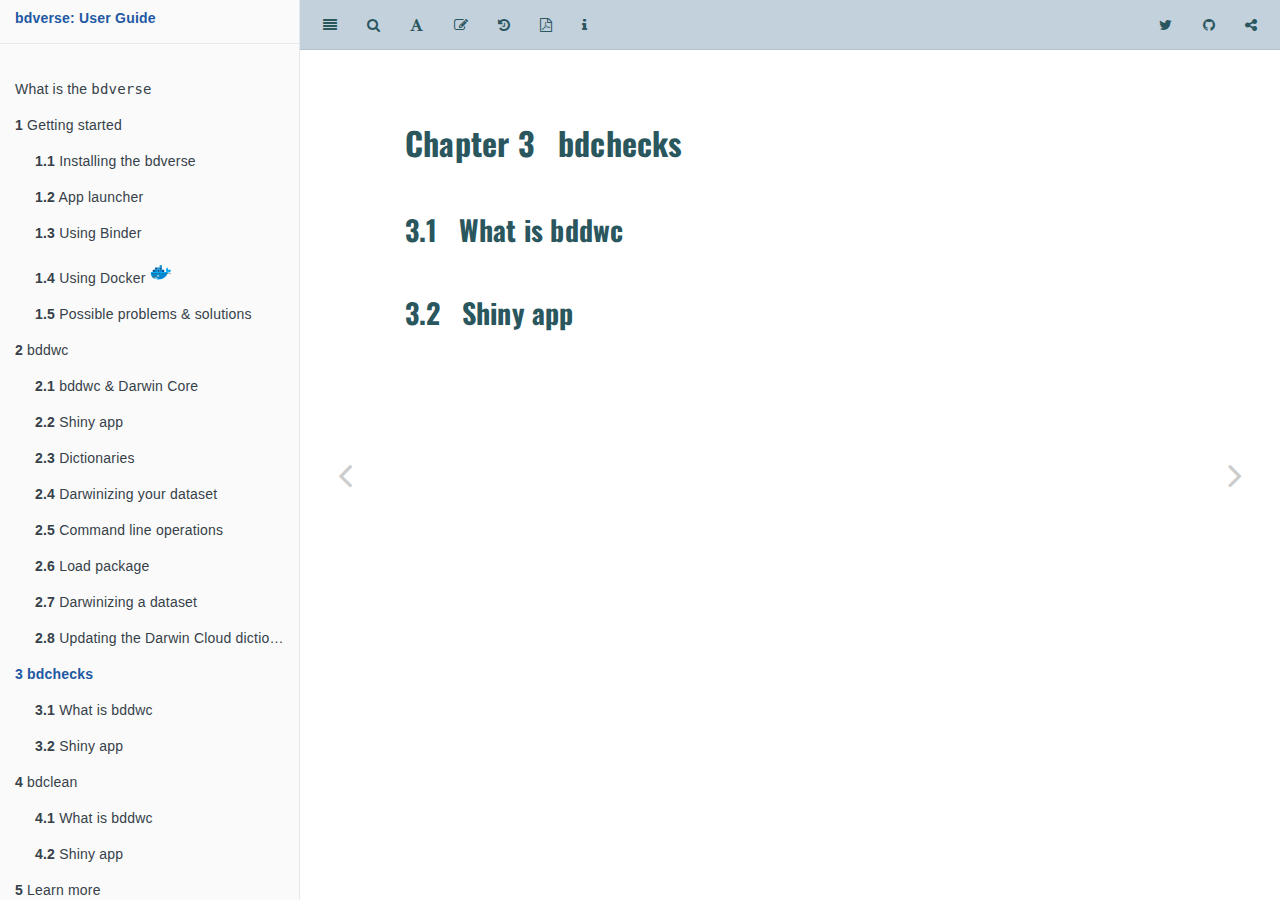
<file: docs/bdchecks.html>
<!DOCTYPE html>
<html xmlns="http://www.w3.org/1999/xhtml" lang="" xml:lang="">
<head>

  <meta charset="utf-8" />
  <meta http-equiv="X-UA-Compatible" content="IE=edge" />
  <title>Chapter 3 bdchecks | bdverse: User Guide</title>
  <meta name="description" content="… TBA" />
  <meta name="generator" content="bookdown 0.13 and GitBook 2.6.7" />

  <meta property="og:title" content="Chapter 3 bdchecks | bdverse: User Guide" />
  <meta property="og:type" content="book" />
  <meta property="og:url" content="https://bd-R.github.io/bdverse-user-guide/" />
  <meta property="og:image" content="https://bd-R.github.io/bdverse-user-guide/images/under_construction.jpg" />
  <meta property="og:description" content="… TBA" />
  <meta name="github-repo" content="bd-R/bdverse-user-guide" />

  <meta name="twitter:card" content="summary" />
  <meta name="twitter:title" content="Chapter 3 bdchecks | bdverse: User Guide" />
  
  <meta name="twitter:description" content="… TBA" />
  <meta name="twitter:image" content="https://bd-R.github.io/bdverse-user-guide/images/under_construction.jpg" />

<meta name="author" content="The bdverse team" />


<meta name="date" content="2019-09-09" />

  <meta name="viewport" content="width=device-width, initial-scale=1" />
  <meta name="apple-mobile-web-app-capable" content="yes" />
  <meta name="apple-mobile-web-app-status-bar-style" content="black" />
  <link rel="apple-touch-icon-precomposed" sizes="120x120" href="images/bd-R_icon.png" />
  <link rel="shortcut icon" href="images/favicon.ico" type="image/x-icon" />
<link rel="prev" href="bddwc.html"/>
<link rel="next" href="bdclean.html"/>
<script src="libs/jquery-2.2.3/jquery.min.js"></script>
<link href="libs/gitbook-2.6.7/css/style.css" rel="stylesheet" />
<link href="libs/gitbook-2.6.7/css/plugin-table.css" rel="stylesheet" />
<link href="libs/gitbook-2.6.7/css/plugin-bookdown.css" rel="stylesheet" />
<link href="libs/gitbook-2.6.7/css/plugin-highlight.css" rel="stylesheet" />
<link href="libs/gitbook-2.6.7/css/plugin-search.css" rel="stylesheet" />
<link href="libs/gitbook-2.6.7/css/plugin-fontsettings.css" rel="stylesheet" />









<style type="text/css">
a.sourceLine { display: inline-block; line-height: 1.25; }
a.sourceLine { pointer-events: none; color: inherit; text-decoration: inherit; }
a.sourceLine:empty { height: 1.2em; }
.sourceCode { overflow: visible; }
code.sourceCode { white-space: pre; position: relative; }
pre.sourceCode { margin: 0; }
@media screen {
div.sourceCode { overflow: auto; }
}
@media print {
code.sourceCode { white-space: pre-wrap; }
a.sourceLine { text-indent: -1em; padding-left: 1em; }
}
pre.numberSource a.sourceLine
  { position: relative; left: -4em; }
pre.numberSource a.sourceLine::before
  { content: attr(title);
    position: relative; left: -1em; text-align: right; vertical-align: baseline;
    border: none; pointer-events: all; display: inline-block;
    -webkit-touch-callout: none; -webkit-user-select: none;
    -khtml-user-select: none; -moz-user-select: none;
    -ms-user-select: none; user-select: none;
    padding: 0 4px; width: 4em;
    color: #aaaaaa;
  }
pre.numberSource { margin-left: 3em; border-left: 1px solid #aaaaaa;  padding-left: 4px; }
div.sourceCode
  {  }
@media screen {
a.sourceLine::before { text-decoration: underline; }
}
code span.al { color: #ff0000; font-weight: bold; } /* Alert */
code span.an { color: #60a0b0; font-weight: bold; font-style: italic; } /* Annotation */
code span.at { color: #7d9029; } /* Attribute */
code span.bn { color: #40a070; } /* BaseN */
code span.bu { } /* BuiltIn */
code span.cf { color: #007020; font-weight: bold; } /* ControlFlow */
code span.ch { color: #4070a0; } /* Char */
code span.cn { color: #880000; } /* Constant */
code span.co { color: #60a0b0; font-style: italic; } /* Comment */
code span.cv { color: #60a0b0; font-weight: bold; font-style: italic; } /* CommentVar */
code span.do { color: #ba2121; font-style: italic; } /* Documentation */
code span.dt { color: #902000; } /* DataType */
code span.dv { color: #40a070; } /* DecVal */
code span.er { color: #ff0000; font-weight: bold; } /* Error */
code span.ex { } /* Extension */
code span.fl { color: #40a070; } /* Float */
code span.fu { color: #06287e; } /* Function */
code span.im { } /* Import */
code span.in { color: #60a0b0; font-weight: bold; font-style: italic; } /* Information */
code span.kw { color: #007020; font-weight: bold; } /* Keyword */
code span.op { color: #666666; } /* Operator */
code span.ot { color: #007020; } /* Other */
code span.pp { color: #bc7a00; } /* Preprocessor */
code span.sc { color: #4070a0; } /* SpecialChar */
code span.ss { color: #bb6688; } /* SpecialString */
code span.st { color: #4070a0; } /* String */
code span.va { color: #19177c; } /* Variable */
code span.vs { color: #4070a0; } /* VerbatimString */
code span.wa { color: #60a0b0; font-weight: bold; font-style: italic; } /* Warning */
</style>

<link rel="stylesheet" href="style.css" type="text/css" />
</head>

<body>



  <div class="book without-animation with-summary font-size-2 font-family-1" data-basepath=".">

    <div class="book-summary">
      <nav role="navigation">

<ul class="summary">
<li><a href="./">bdverse: User Guide</a></li>

<li class="divider"></li>
<li><a href="index.html#section"></a></li>
<li><a href="what-is-the-bdverse.html#what-is-the-bdverse">What is the <code>bdverse</code></a></li>
<li class="chapter" data-level="1" data-path="start.html"><a href="start.html"><i class="fa fa-check"></i><b>1</b> Getting started</a><ul>
<li class="chapter" data-level="1.1" data-path="start.html"><a href="start.html#installing-the-bdverse"><i class="fa fa-check"></i><b>1.1</b> Installing the bdverse</a><ul>
<li class="chapter" data-level="1.1.1" data-path="start.html"><a href="start.html#soon-a-stable-version-from-cran"><i class="fa fa-check"></i><b>1.1.1</b> <span style="color:red"> Soon: a stable version from CRAN</span></a></li>
</ul></li>
<li class="chapter" data-level="1.2" data-path="start.html"><a href="start.html#app-launcher"><i class="fa fa-check"></i><b>1.2</b> App launcher</a></li>
<li class="chapter" data-level="1.3" data-path="start.html"><a href="start.html#using-binder"><i class="fa fa-check"></i><b>1.3</b> Using Binder</a></li>
<li class="chapter" data-level="1.4" data-path="start.html"><a href="start.html#using-docker"><i class="fa fa-check"></i><b>1.4</b> Using Docker <img src="images/icons8-docker.svg" title="docker" width="22" /></a></li>
<li class="chapter" data-level="1.5" data-path="start.html"><a href="start.html#possible-problems-solutions"><i class="fa fa-check"></i><b>1.5</b> Possible problems &amp; solutions</a></li>
</ul></li>
<li class="chapter" data-level="2" data-path="bddwc.html"><a href="bddwc.html"><i class="fa fa-check"></i><b>2</b> bddwc</a><ul>
<li class="chapter" data-level="2.1" data-path="bddwc.html"><a href="bddwc.html#bddwc-darwin-core"><i class="fa fa-check"></i><b>2.1</b> bddwc &amp; Darwin Core</a><ul>
<li class="chapter" data-level="" data-path="bddwc.html"><a href="bddwc.html#what-is-the-darwin-core-standard"><i class="fa fa-check"></i>What is the Darwin Core standard?</a></li>
<li class="chapter" data-level="" data-path="bddwc.html"><a href="bddwc.html#why-its-important-to-darwinize-a-dataset"><i class="fa fa-check"></i>Why it’s important to “Darwinize” a dataset</a></li>
</ul></li>
<li class="chapter" data-level="2.2" data-path="bddwc.html"><a href="bddwc.html#shiny-app"><i class="fa fa-check"></i><b>2.2</b> Shiny app</a><ul>
<li class="chapter" data-level="2.2.1" data-path="bddwc.html"><a href="bddwc.html#launching-the-app"><i class="fa fa-check"></i><b>2.2.1</b> Launching the app</a></li>
<li class="chapter" data-level="2.2.2" data-path="bddwc.html"><a href="bddwc.html#app-overview"><i class="fa fa-check"></i><b>2.2.2</b> App overview</a></li>
<li class="chapter" data-level="2.2.3" data-path="bddwc.html"><a href="bddwc.html#dataupload"><i class="fa fa-check"></i><b>2.2.3</b> Data upload</a></li>
<li class="chapter" data-level="2.2.4" data-path="bddwc.html"><a href="bddwc.html#datadownload"><i class="fa fa-check"></i><b>2.2.4</b> From an online database</a></li>
</ul></li>
<li class="chapter" data-level="2.3" data-path="bddwc.html"><a href="bddwc.html#dictionaries"><i class="fa fa-check"></i><b>2.3</b> Dictionaries</a><ul>
<li class="chapter" data-level="2.3.1" data-path="bddwc.html"><a href="bddwc.html#the-darwin-cloud-dictionary"><i class="fa fa-check"></i><b>2.3.1</b> The Darwin Cloud dictionary</a></li>
<li class="chapter" data-level="2.3.2" data-path="bddwc.html"><a href="bddwc.html#custom-dictionary"><i class="fa fa-check"></i><b>2.3.2</b> Custom dictionary</a></li>
</ul></li>
<li class="chapter" data-level="2.4" data-path="bddwc.html"><a href="bddwc.html#darwinizing-your-dataset"><i class="fa fa-check"></i><b>2.4</b> Darwinizing your dataset</a><ul>
<li class="chapter" data-level="2.4.1" data-path="bddwc.html"><a href="bddwc.html#darwinizer-results"><i class="fa fa-check"></i><b>2.4.1</b> Darwinizer results</a></li>
<li class="chapter" data-level="2.4.2" data-path="bddwc.html"><a href="bddwc.html#download-your-darwinized-data"><i class="fa fa-check"></i><b>2.4.2</b> Download your Darwinized data</a></li>
<li class="chapter" data-level="2.4.3" data-path="bddwc.html"><a href="bddwc.html#closing-the-app"><i class="fa fa-check"></i><b>2.4.3</b> Closing the app</a></li>
</ul></li>
<li class="chapter" data-level="2.5" data-path="bddwc.html"><a href="bddwc.html#command-line-operations"><i class="fa fa-check"></i><b>2.5</b> Command line operations</a></li>
<li class="chapter" data-level="2.6" data-path="bddwc.html"><a href="bddwc.html#load-package"><i class="fa fa-check"></i><b>2.6</b> Load package</a></li>
<li class="chapter" data-level="2.7" data-path="bddwc.html"><a href="bddwc.html#darwinizing-a-dataset"><i class="fa fa-check"></i><b>2.7</b> Darwinizing a dataset</a></li>
<li class="chapter" data-level="2.8" data-path="bddwc.html"><a href="bddwc.html#updating-the-darwin-cloud-dictionary-1"><i class="fa fa-check"></i><b>2.8</b> Updating <span>the Darwin Cloud dictionary</span></a></li>
</ul></li>
<li class="chapter" data-level="3" data-path="bdchecks.html"><a href="bdchecks.html"><i class="fa fa-check"></i><b>3</b> bdchecks</a><ul>
<li class="chapter" data-level="3.1" data-path="bdchecks.html"><a href="bdchecks.html#what-is-bddwc"><i class="fa fa-check"></i><b>3.1</b> What is bddwc</a></li>
<li class="chapter" data-level="3.2" data-path="bdchecks.html"><a href="bdchecks.html#shiny-app-1"><i class="fa fa-check"></i><b>3.2</b> Shiny app</a></li>
</ul></li>
<li class="chapter" data-level="4" data-path="bdclean.html"><a href="bdclean.html"><i class="fa fa-check"></i><b>4</b> bdclean</a><ul>
<li class="chapter" data-level="4.1" data-path="bdclean.html"><a href="bdclean.html#what-is-bddwc-1"><i class="fa fa-check"></i><b>4.1</b> What is bddwc</a></li>
<li class="chapter" data-level="4.2" data-path="bdclean.html"><a href="bdclean.html#shiny-app-2"><i class="fa fa-check"></i><b>4.2</b> Shiny app</a></li>
</ul></li>
<li class="chapter" data-level="5" data-path="learn.html"><a href="learn.html"><i class="fa fa-check"></i><b>5</b> Learn more</a><ul>
<li class="chapter" data-level="5.1" data-path="learn.html"><a href="learn.html#biodiversity-data-cleaning"><i class="fa fa-check"></i><b>5.1</b> Biodiversity data cleaning</a></li>
</ul></li>
<li class="chapter" data-level="6" data-path="guidenews.html"><a href="guidenews.html"><i class="fa fa-check"></i><b>6</b> Guide release notes</a><ul>
<li class="chapter" data-level="6.1" data-path="guidenews.html"><a href="guidenews.html#section-1"><i class="fa fa-check"></i><b>6.1</b> 0.0.1</a></li>
</ul></li>
<li class="chapter" data-level="7" data-path="references.html"><a href="references.html"><i class="fa fa-check"></i><b>7</b> References</a></li>
<li class="divider"></li>
<li><a href="https://bd-r.github.io/The-bdverse/the-bdverse-team.html" target="_blank"> (c) The bdverse team</a></li>

</ul>

      </nav>
    </div>

    <div class="book-body">
      <div class="body-inner">
        <div class="book-header" role="navigation">
          <h1>
            <i class="fa fa-circle-o-notch fa-spin"></i><a href="./">bdverse: User Guide</a>
          </h1>
        </div>

        <div class="page-wrapper" tabindex="-1" role="main">
          <div class="page-inner">

            <section class="normal" id="section-">
<div id="bdchecks" class="section level1">
<h1><span class="header-section-number">Chapter 3</span> bdchecks</h1>
<div id="what-is-bddwc" class="section level2">
<h2><span class="header-section-number">3.1</span> What is bddwc</h2>
</div>
<div id="shiny-app-1" class="section level2">
<h2><span class="header-section-number">3.2</span> Shiny app</h2>

</div>
</div>
            </section>

          </div>
        </div>
      </div>
<a href="bddwc.html" class="navigation navigation-prev " aria-label="Previous page"><i class="fa fa-angle-left"></i></a>
<a href="bdclean.html" class="navigation navigation-next " aria-label="Next page"><i class="fa fa-angle-right"></i></a>
    </div>
  </div>
<script src="libs/gitbook-2.6.7/js/app.min.js"></script>
<script src="libs/gitbook-2.6.7/js/lunr.js"></script>
<script src="libs/gitbook-2.6.7/js/plugin-search.js"></script>
<script src="libs/gitbook-2.6.7/js/plugin-sharing.js"></script>
<script src="libs/gitbook-2.6.7/js/plugin-fontsettings.js"></script>
<script src="libs/gitbook-2.6.7/js/plugin-bookdown.js"></script>
<script src="libs/gitbook-2.6.7/js/jquery.highlight.js"></script>
<script>
gitbook.require(["gitbook"], function(gitbook) {
gitbook.start({
"sharing": {
"github": true,
"facebook": false,
"twitter": true,
"google": false,
"linkedin": false,
"weibo": false,
"instapaper": false,
"vk": false,
"all": ["facebook", "google", "twitter", "linkedin", "weibo", "instapaper"]
},
"fontsettings": {
"theme": "white",
"family": "sans",
"size": 2
},
"edit": {
"link": "https://github.com/bd-R/bdverse-developing-guide/edit/dev/bdchecks.Rmd",
"text": "Edit this chapter"
},
"history": {
"link": "https://github.com/bd-R/bdverse-developing-guide/commits/master/bdchecks.Rmd",
"text": "Chapter edit history"
},
"download": ["bdverse-user-guide.pdf"],
"toc": {
"collapse": "subsection"
}
});
});
</script>

</body>

</html>
</file>
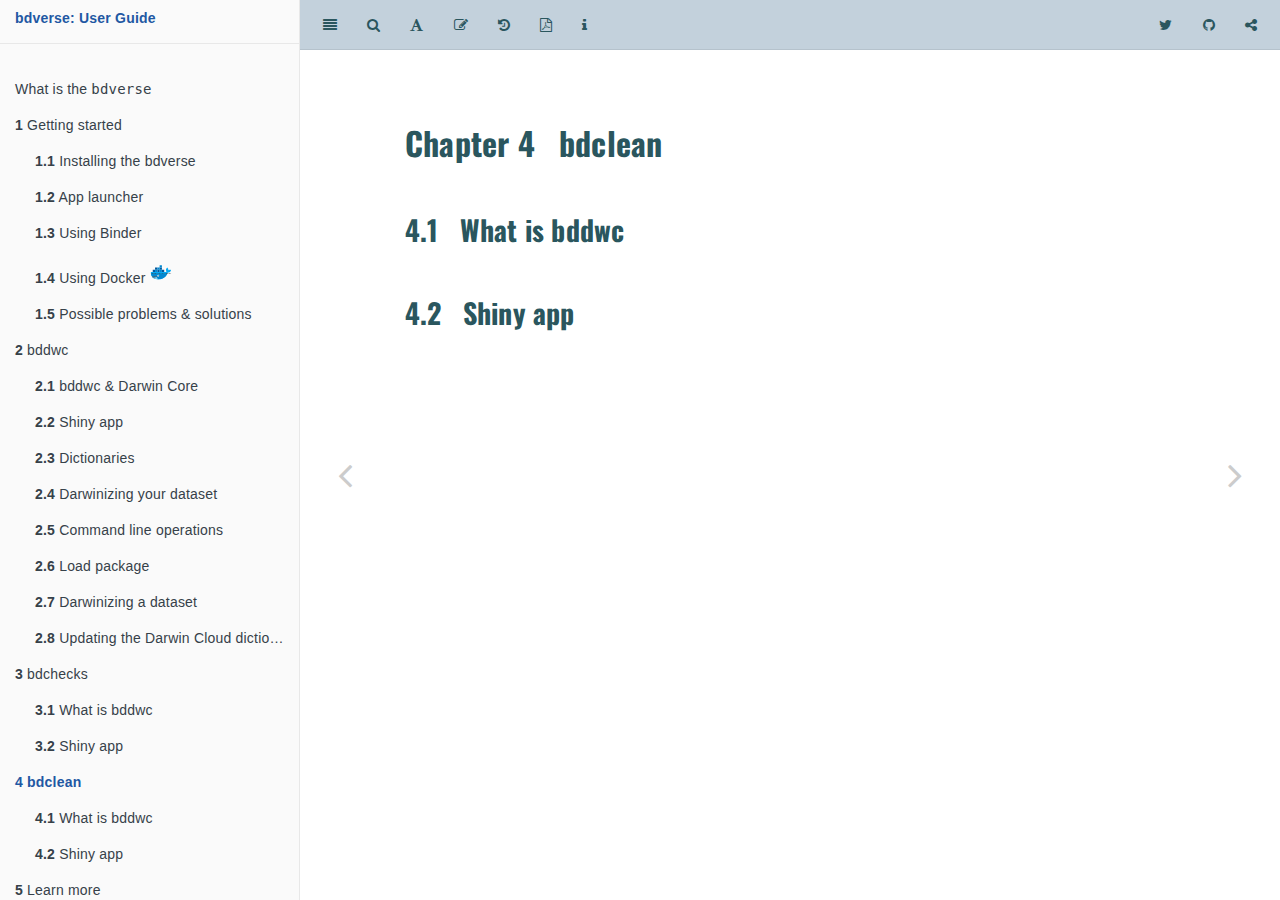
<file: docs/bdclean.html>
<!DOCTYPE html>
<html xmlns="http://www.w3.org/1999/xhtml" lang="" xml:lang="">
<head>

  <meta charset="utf-8" />
  <meta http-equiv="X-UA-Compatible" content="IE=edge" />
  <title>Chapter 4 bdclean | bdverse: User Guide</title>
  <meta name="description" content="… TBA" />
  <meta name="generator" content="bookdown 0.13 and GitBook 2.6.7" />

  <meta property="og:title" content="Chapter 4 bdclean | bdverse: User Guide" />
  <meta property="og:type" content="book" />
  <meta property="og:url" content="https://bd-R.github.io/bdverse-user-guide/" />
  <meta property="og:image" content="https://bd-R.github.io/bdverse-user-guide/images/under_construction.jpg" />
  <meta property="og:description" content="… TBA" />
  <meta name="github-repo" content="bd-R/bdverse-user-guide" />

  <meta name="twitter:card" content="summary" />
  <meta name="twitter:title" content="Chapter 4 bdclean | bdverse: User Guide" />
  
  <meta name="twitter:description" content="… TBA" />
  <meta name="twitter:image" content="https://bd-R.github.io/bdverse-user-guide/images/under_construction.jpg" />

<meta name="author" content="The bdverse team" />


<meta name="date" content="2019-09-09" />

  <meta name="viewport" content="width=device-width, initial-scale=1" />
  <meta name="apple-mobile-web-app-capable" content="yes" />
  <meta name="apple-mobile-web-app-status-bar-style" content="black" />
  <link rel="apple-touch-icon-precomposed" sizes="120x120" href="images/bd-R_icon.png" />
  <link rel="shortcut icon" href="images/favicon.ico" type="image/x-icon" />
<link rel="prev" href="bdchecks.html"/>
<link rel="next" href="learn.html"/>
<script src="libs/jquery-2.2.3/jquery.min.js"></script>
<link href="libs/gitbook-2.6.7/css/style.css" rel="stylesheet" />
<link href="libs/gitbook-2.6.7/css/plugin-table.css" rel="stylesheet" />
<link href="libs/gitbook-2.6.7/css/plugin-bookdown.css" rel="stylesheet" />
<link href="libs/gitbook-2.6.7/css/plugin-highlight.css" rel="stylesheet" />
<link href="libs/gitbook-2.6.7/css/plugin-search.css" rel="stylesheet" />
<link href="libs/gitbook-2.6.7/css/plugin-fontsettings.css" rel="stylesheet" />









<style type="text/css">
a.sourceLine { display: inline-block; line-height: 1.25; }
a.sourceLine { pointer-events: none; color: inherit; text-decoration: inherit; }
a.sourceLine:empty { height: 1.2em; }
.sourceCode { overflow: visible; }
code.sourceCode { white-space: pre; position: relative; }
pre.sourceCode { margin: 0; }
@media screen {
div.sourceCode { overflow: auto; }
}
@media print {
code.sourceCode { white-space: pre-wrap; }
a.sourceLine { text-indent: -1em; padding-left: 1em; }
}
pre.numberSource a.sourceLine
  { position: relative; left: -4em; }
pre.numberSource a.sourceLine::before
  { content: attr(title);
    position: relative; left: -1em; text-align: right; vertical-align: baseline;
    border: none; pointer-events: all; display: inline-block;
    -webkit-touch-callout: none; -webkit-user-select: none;
    -khtml-user-select: none; -moz-user-select: none;
    -ms-user-select: none; user-select: none;
    padding: 0 4px; width: 4em;
    color: #aaaaaa;
  }
pre.numberSource { margin-left: 3em; border-left: 1px solid #aaaaaa;  padding-left: 4px; }
div.sourceCode
  {  }
@media screen {
a.sourceLine::before { text-decoration: underline; }
}
code span.al { color: #ff0000; font-weight: bold; } /* Alert */
code span.an { color: #60a0b0; font-weight: bold; font-style: italic; } /* Annotation */
code span.at { color: #7d9029; } /* Attribute */
code span.bn { color: #40a070; } /* BaseN */
code span.bu { } /* BuiltIn */
code span.cf { color: #007020; font-weight: bold; } /* ControlFlow */
code span.ch { color: #4070a0; } /* Char */
code span.cn { color: #880000; } /* Constant */
code span.co { color: #60a0b0; font-style: italic; } /* Comment */
code span.cv { color: #60a0b0; font-weight: bold; font-style: italic; } /* CommentVar */
code span.do { color: #ba2121; font-style: italic; } /* Documentation */
code span.dt { color: #902000; } /* DataType */
code span.dv { color: #40a070; } /* DecVal */
code span.er { color: #ff0000; font-weight: bold; } /* Error */
code span.ex { } /* Extension */
code span.fl { color: #40a070; } /* Float */
code span.fu { color: #06287e; } /* Function */
code span.im { } /* Import */
code span.in { color: #60a0b0; font-weight: bold; font-style: italic; } /* Information */
code span.kw { color: #007020; font-weight: bold; } /* Keyword */
code span.op { color: #666666; } /* Operator */
code span.ot { color: #007020; } /* Other */
code span.pp { color: #bc7a00; } /* Preprocessor */
code span.sc { color: #4070a0; } /* SpecialChar */
code span.ss { color: #bb6688; } /* SpecialString */
code span.st { color: #4070a0; } /* String */
code span.va { color: #19177c; } /* Variable */
code span.vs { color: #4070a0; } /* VerbatimString */
code span.wa { color: #60a0b0; font-weight: bold; font-style: italic; } /* Warning */
</style>

<link rel="stylesheet" href="style.css" type="text/css" />
</head>

<body>



  <div class="book without-animation with-summary font-size-2 font-family-1" data-basepath=".">

    <div class="book-summary">
      <nav role="navigation">

<ul class="summary">
<li><a href="./">bdverse: User Guide</a></li>

<li class="divider"></li>
<li><a href="index.html#section"></a></li>
<li><a href="what-is-the-bdverse.html#what-is-the-bdverse">What is the <code>bdverse</code></a></li>
<li class="chapter" data-level="1" data-path="start.html"><a href="start.html"><i class="fa fa-check"></i><b>1</b> Getting started</a><ul>
<li class="chapter" data-level="1.1" data-path="start.html"><a href="start.html#installing-the-bdverse"><i class="fa fa-check"></i><b>1.1</b> Installing the bdverse</a><ul>
<li class="chapter" data-level="1.1.1" data-path="start.html"><a href="start.html#soon-a-stable-version-from-cran"><i class="fa fa-check"></i><b>1.1.1</b> <span style="color:red"> Soon: a stable version from CRAN</span></a></li>
</ul></li>
<li class="chapter" data-level="1.2" data-path="start.html"><a href="start.html#app-launcher"><i class="fa fa-check"></i><b>1.2</b> App launcher</a></li>
<li class="chapter" data-level="1.3" data-path="start.html"><a href="start.html#using-binder"><i class="fa fa-check"></i><b>1.3</b> Using Binder</a></li>
<li class="chapter" data-level="1.4" data-path="start.html"><a href="start.html#using-docker"><i class="fa fa-check"></i><b>1.4</b> Using Docker <img src="images/icons8-docker.svg" title="docker" width="22" /></a></li>
<li class="chapter" data-level="1.5" data-path="start.html"><a href="start.html#possible-problems-solutions"><i class="fa fa-check"></i><b>1.5</b> Possible problems &amp; solutions</a></li>
</ul></li>
<li class="chapter" data-level="2" data-path="bddwc.html"><a href="bddwc.html"><i class="fa fa-check"></i><b>2</b> bddwc</a><ul>
<li class="chapter" data-level="2.1" data-path="bddwc.html"><a href="bddwc.html#bddwc-darwin-core"><i class="fa fa-check"></i><b>2.1</b> bddwc &amp; Darwin Core</a><ul>
<li class="chapter" data-level="" data-path="bddwc.html"><a href="bddwc.html#what-is-the-darwin-core-standard"><i class="fa fa-check"></i>What is the Darwin Core standard?</a></li>
<li class="chapter" data-level="" data-path="bddwc.html"><a href="bddwc.html#why-its-important-to-darwinize-a-dataset"><i class="fa fa-check"></i>Why it’s important to “Darwinize” a dataset</a></li>
</ul></li>
<li class="chapter" data-level="2.2" data-path="bddwc.html"><a href="bddwc.html#shiny-app"><i class="fa fa-check"></i><b>2.2</b> Shiny app</a><ul>
<li class="chapter" data-level="2.2.1" data-path="bddwc.html"><a href="bddwc.html#launching-the-app"><i class="fa fa-check"></i><b>2.2.1</b> Launching the app</a></li>
<li class="chapter" data-level="2.2.2" data-path="bddwc.html"><a href="bddwc.html#app-overview"><i class="fa fa-check"></i><b>2.2.2</b> App overview</a></li>
<li class="chapter" data-level="2.2.3" data-path="bddwc.html"><a href="bddwc.html#dataupload"><i class="fa fa-check"></i><b>2.2.3</b> Data upload</a></li>
<li class="chapter" data-level="2.2.4" data-path="bddwc.html"><a href="bddwc.html#datadownload"><i class="fa fa-check"></i><b>2.2.4</b> From an online database</a></li>
</ul></li>
<li class="chapter" data-level="2.3" data-path="bddwc.html"><a href="bddwc.html#dictionaries"><i class="fa fa-check"></i><b>2.3</b> Dictionaries</a><ul>
<li class="chapter" data-level="2.3.1" data-path="bddwc.html"><a href="bddwc.html#the-darwin-cloud-dictionary"><i class="fa fa-check"></i><b>2.3.1</b> The Darwin Cloud dictionary</a></li>
<li class="chapter" data-level="2.3.2" data-path="bddwc.html"><a href="bddwc.html#custom-dictionary"><i class="fa fa-check"></i><b>2.3.2</b> Custom dictionary</a></li>
</ul></li>
<li class="chapter" data-level="2.4" data-path="bddwc.html"><a href="bddwc.html#darwinizing-your-dataset"><i class="fa fa-check"></i><b>2.4</b> Darwinizing your dataset</a><ul>
<li class="chapter" data-level="2.4.1" data-path="bddwc.html"><a href="bddwc.html#darwinizer-results"><i class="fa fa-check"></i><b>2.4.1</b> Darwinizer results</a></li>
<li class="chapter" data-level="2.4.2" data-path="bddwc.html"><a href="bddwc.html#download-your-darwinized-data"><i class="fa fa-check"></i><b>2.4.2</b> Download your Darwinized data</a></li>
<li class="chapter" data-level="2.4.3" data-path="bddwc.html"><a href="bddwc.html#closing-the-app"><i class="fa fa-check"></i><b>2.4.3</b> Closing the app</a></li>
</ul></li>
<li class="chapter" data-level="2.5" data-path="bddwc.html"><a href="bddwc.html#command-line-operations"><i class="fa fa-check"></i><b>2.5</b> Command line operations</a></li>
<li class="chapter" data-level="2.6" data-path="bddwc.html"><a href="bddwc.html#load-package"><i class="fa fa-check"></i><b>2.6</b> Load package</a></li>
<li class="chapter" data-level="2.7" data-path="bddwc.html"><a href="bddwc.html#darwinizing-a-dataset"><i class="fa fa-check"></i><b>2.7</b> Darwinizing a dataset</a></li>
<li class="chapter" data-level="2.8" data-path="bddwc.html"><a href="bddwc.html#updating-the-darwin-cloud-dictionary-1"><i class="fa fa-check"></i><b>2.8</b> Updating <span>the Darwin Cloud dictionary</span></a></li>
</ul></li>
<li class="chapter" data-level="3" data-path="bdchecks.html"><a href="bdchecks.html"><i class="fa fa-check"></i><b>3</b> bdchecks</a><ul>
<li class="chapter" data-level="3.1" data-path="bdchecks.html"><a href="bdchecks.html#what-is-bddwc"><i class="fa fa-check"></i><b>3.1</b> What is bddwc</a></li>
<li class="chapter" data-level="3.2" data-path="bdchecks.html"><a href="bdchecks.html#shiny-app-1"><i class="fa fa-check"></i><b>3.2</b> Shiny app</a></li>
</ul></li>
<li class="chapter" data-level="4" data-path="bdclean.html"><a href="bdclean.html"><i class="fa fa-check"></i><b>4</b> bdclean</a><ul>
<li class="chapter" data-level="4.1" data-path="bdclean.html"><a href="bdclean.html#what-is-bddwc-1"><i class="fa fa-check"></i><b>4.1</b> What is bddwc</a></li>
<li class="chapter" data-level="4.2" data-path="bdclean.html"><a href="bdclean.html#shiny-app-2"><i class="fa fa-check"></i><b>4.2</b> Shiny app</a></li>
</ul></li>
<li class="chapter" data-level="5" data-path="learn.html"><a href="learn.html"><i class="fa fa-check"></i><b>5</b> Learn more</a><ul>
<li class="chapter" data-level="5.1" data-path="learn.html"><a href="learn.html#biodiversity-data-cleaning"><i class="fa fa-check"></i><b>5.1</b> Biodiversity data cleaning</a></li>
</ul></li>
<li class="chapter" data-level="6" data-path="guidenews.html"><a href="guidenews.html"><i class="fa fa-check"></i><b>6</b> Guide release notes</a><ul>
<li class="chapter" data-level="6.1" data-path="guidenews.html"><a href="guidenews.html#section-1"><i class="fa fa-check"></i><b>6.1</b> 0.0.1</a></li>
</ul></li>
<li class="chapter" data-level="7" data-path="references.html"><a href="references.html"><i class="fa fa-check"></i><b>7</b> References</a></li>
<li class="divider"></li>
<li><a href="https://bd-r.github.io/The-bdverse/the-bdverse-team.html" target="_blank"> (c) The bdverse team</a></li>

</ul>

      </nav>
    </div>

    <div class="book-body">
      <div class="body-inner">
        <div class="book-header" role="navigation">
          <h1>
            <i class="fa fa-circle-o-notch fa-spin"></i><a href="./">bdverse: User Guide</a>
          </h1>
        </div>

        <div class="page-wrapper" tabindex="-1" role="main">
          <div class="page-inner">

            <section class="normal" id="section-">
<div id="bdclean" class="section level1">
<h1><span class="header-section-number">Chapter 4</span> bdclean</h1>
<div id="what-is-bddwc-1" class="section level2">
<h2><span class="header-section-number">4.1</span> What is bddwc</h2>
</div>
<div id="shiny-app-2" class="section level2">
<h2><span class="header-section-number">4.2</span> Shiny app</h2>

</div>
</div>
            </section>

          </div>
        </div>
      </div>
<a href="bdchecks.html" class="navigation navigation-prev " aria-label="Previous page"><i class="fa fa-angle-left"></i></a>
<a href="learn.html" class="navigation navigation-next " aria-label="Next page"><i class="fa fa-angle-right"></i></a>
    </div>
  </div>
<script src="libs/gitbook-2.6.7/js/app.min.js"></script>
<script src="libs/gitbook-2.6.7/js/lunr.js"></script>
<script src="libs/gitbook-2.6.7/js/plugin-search.js"></script>
<script src="libs/gitbook-2.6.7/js/plugin-sharing.js"></script>
<script src="libs/gitbook-2.6.7/js/plugin-fontsettings.js"></script>
<script src="libs/gitbook-2.6.7/js/plugin-bookdown.js"></script>
<script src="libs/gitbook-2.6.7/js/jquery.highlight.js"></script>
<script>
gitbook.require(["gitbook"], function(gitbook) {
gitbook.start({
"sharing": {
"github": true,
"facebook": false,
"twitter": true,
"google": false,
"linkedin": false,
"weibo": false,
"instapaper": false,
"vk": false,
"all": ["facebook", "google", "twitter", "linkedin", "weibo", "instapaper"]
},
"fontsettings": {
"theme": "white",
"family": "sans",
"size": 2
},
"edit": {
"link": "https://github.com/bd-R/bdverse-developing-guide/edit/dev/bdclean.Rmd",
"text": "Edit this chapter"
},
"history": {
"link": "https://github.com/bd-R/bdverse-developing-guide/commits/master/bdclean.Rmd",
"text": "Chapter edit history"
},
"download": ["bdverse-user-guide.pdf"],
"toc": {
"collapse": "subsection"
}
});
});
</script>

</body>

</html>
</file>
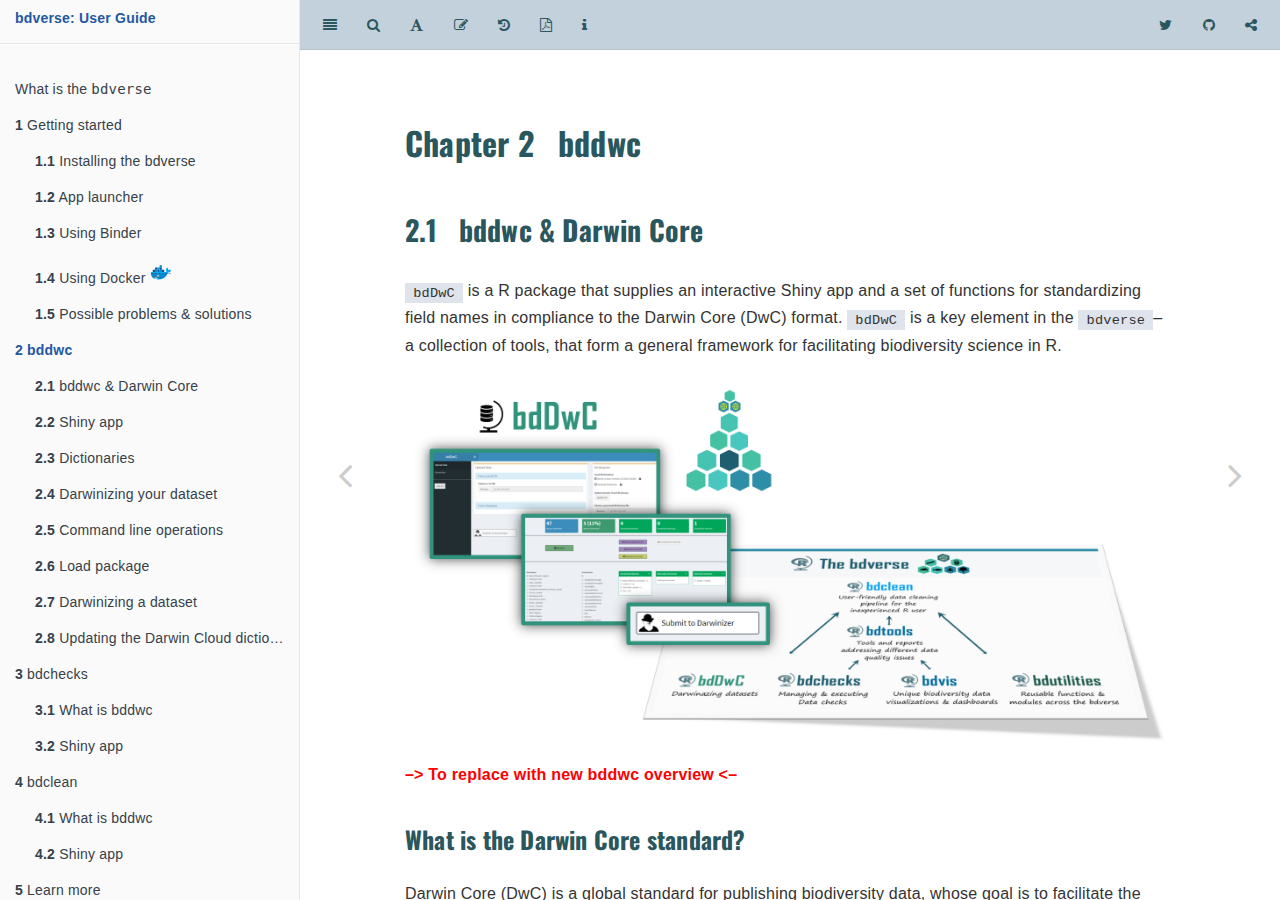
<file: docs/bddwc.html>
<!DOCTYPE html>
<html xmlns="http://www.w3.org/1999/xhtml" lang="" xml:lang="">
<head>

  <meta charset="utf-8" />
  <meta http-equiv="X-UA-Compatible" content="IE=edge" />
  <title>Chapter 2 bddwc | bdverse: User Guide</title>
  <meta name="description" content="… TBA" />
  <meta name="generator" content="bookdown 0.13 and GitBook 2.6.7" />

  <meta property="og:title" content="Chapter 2 bddwc | bdverse: User Guide" />
  <meta property="og:type" content="book" />
  <meta property="og:url" content="https://bd-R.github.io/bdverse-user-guide/" />
  <meta property="og:image" content="https://bd-R.github.io/bdverse-user-guide/images/under_construction.jpg" />
  <meta property="og:description" content="… TBA" />
  <meta name="github-repo" content="bd-R/bdverse-user-guide" />

  <meta name="twitter:card" content="summary" />
  <meta name="twitter:title" content="Chapter 2 bddwc | bdverse: User Guide" />
  
  <meta name="twitter:description" content="… TBA" />
  <meta name="twitter:image" content="https://bd-R.github.io/bdverse-user-guide/images/under_construction.jpg" />

<meta name="author" content="The bdverse team" />


<meta name="date" content="2019-09-09" />

  <meta name="viewport" content="width=device-width, initial-scale=1" />
  <meta name="apple-mobile-web-app-capable" content="yes" />
  <meta name="apple-mobile-web-app-status-bar-style" content="black" />
  <link rel="apple-touch-icon-precomposed" sizes="120x120" href="images/bd-R_icon.png" />
  <link rel="shortcut icon" href="images/favicon.ico" type="image/x-icon" />
<link rel="prev" href="start.html"/>
<link rel="next" href="bdchecks.html"/>
<script src="libs/jquery-2.2.3/jquery.min.js"></script>
<link href="libs/gitbook-2.6.7/css/style.css" rel="stylesheet" />
<link href="libs/gitbook-2.6.7/css/plugin-table.css" rel="stylesheet" />
<link href="libs/gitbook-2.6.7/css/plugin-bookdown.css" rel="stylesheet" />
<link href="libs/gitbook-2.6.7/css/plugin-highlight.css" rel="stylesheet" />
<link href="libs/gitbook-2.6.7/css/plugin-search.css" rel="stylesheet" />
<link href="libs/gitbook-2.6.7/css/plugin-fontsettings.css" rel="stylesheet" />









<style type="text/css">
a.sourceLine { display: inline-block; line-height: 1.25; }
a.sourceLine { pointer-events: none; color: inherit; text-decoration: inherit; }
a.sourceLine:empty { height: 1.2em; }
.sourceCode { overflow: visible; }
code.sourceCode { white-space: pre; position: relative; }
pre.sourceCode { margin: 0; }
@media screen {
div.sourceCode { overflow: auto; }
}
@media print {
code.sourceCode { white-space: pre-wrap; }
a.sourceLine { text-indent: -1em; padding-left: 1em; }
}
pre.numberSource a.sourceLine
  { position: relative; left: -4em; }
pre.numberSource a.sourceLine::before
  { content: attr(title);
    position: relative; left: -1em; text-align: right; vertical-align: baseline;
    border: none; pointer-events: all; display: inline-block;
    -webkit-touch-callout: none; -webkit-user-select: none;
    -khtml-user-select: none; -moz-user-select: none;
    -ms-user-select: none; user-select: none;
    padding: 0 4px; width: 4em;
    color: #aaaaaa;
  }
pre.numberSource { margin-left: 3em; border-left: 1px solid #aaaaaa;  padding-left: 4px; }
div.sourceCode
  {  }
@media screen {
a.sourceLine::before { text-decoration: underline; }
}
code span.al { color: #ff0000; font-weight: bold; } /* Alert */
code span.an { color: #60a0b0; font-weight: bold; font-style: italic; } /* Annotation */
code span.at { color: #7d9029; } /* Attribute */
code span.bn { color: #40a070; } /* BaseN */
code span.bu { } /* BuiltIn */
code span.cf { color: #007020; font-weight: bold; } /* ControlFlow */
code span.ch { color: #4070a0; } /* Char */
code span.cn { color: #880000; } /* Constant */
code span.co { color: #60a0b0; font-style: italic; } /* Comment */
code span.cv { color: #60a0b0; font-weight: bold; font-style: italic; } /* CommentVar */
code span.do { color: #ba2121; font-style: italic; } /* Documentation */
code span.dt { color: #902000; } /* DataType */
code span.dv { color: #40a070; } /* DecVal */
code span.er { color: #ff0000; font-weight: bold; } /* Error */
code span.ex { } /* Extension */
code span.fl { color: #40a070; } /* Float */
code span.fu { color: #06287e; } /* Function */
code span.im { } /* Import */
code span.in { color: #60a0b0; font-weight: bold; font-style: italic; } /* Information */
code span.kw { color: #007020; font-weight: bold; } /* Keyword */
code span.op { color: #666666; } /* Operator */
code span.ot { color: #007020; } /* Other */
code span.pp { color: #bc7a00; } /* Preprocessor */
code span.sc { color: #4070a0; } /* SpecialChar */
code span.ss { color: #bb6688; } /* SpecialString */
code span.st { color: #4070a0; } /* String */
code span.va { color: #19177c; } /* Variable */
code span.vs { color: #4070a0; } /* VerbatimString */
code span.wa { color: #60a0b0; font-weight: bold; font-style: italic; } /* Warning */
</style>

<link rel="stylesheet" href="style.css" type="text/css" />
</head>

<body>



  <div class="book without-animation with-summary font-size-2 font-family-1" data-basepath=".">

    <div class="book-summary">
      <nav role="navigation">

<ul class="summary">
<li><a href="./">bdverse: User Guide</a></li>

<li class="divider"></li>
<li><a href="index.html#section"></a></li>
<li><a href="what-is-the-bdverse.html#what-is-the-bdverse">What is the <code>bdverse</code></a></li>
<li class="chapter" data-level="1" data-path="start.html"><a href="start.html"><i class="fa fa-check"></i><b>1</b> Getting started</a><ul>
<li class="chapter" data-level="1.1" data-path="start.html"><a href="start.html#installing-the-bdverse"><i class="fa fa-check"></i><b>1.1</b> Installing the bdverse</a><ul>
<li class="chapter" data-level="1.1.1" data-path="start.html"><a href="start.html#soon-a-stable-version-from-cran"><i class="fa fa-check"></i><b>1.1.1</b> <span style="color:red"> Soon: a stable version from CRAN</span></a></li>
</ul></li>
<li class="chapter" data-level="1.2" data-path="start.html"><a href="start.html#app-launcher"><i class="fa fa-check"></i><b>1.2</b> App launcher</a></li>
<li class="chapter" data-level="1.3" data-path="start.html"><a href="start.html#using-binder"><i class="fa fa-check"></i><b>1.3</b> Using Binder</a></li>
<li class="chapter" data-level="1.4" data-path="start.html"><a href="start.html#using-docker"><i class="fa fa-check"></i><b>1.4</b> Using Docker <img src="images/icons8-docker.svg" title="docker" width="22" /></a></li>
<li class="chapter" data-level="1.5" data-path="start.html"><a href="start.html#possible-problems-solutions"><i class="fa fa-check"></i><b>1.5</b> Possible problems &amp; solutions</a></li>
</ul></li>
<li class="chapter" data-level="2" data-path="bddwc.html"><a href="bddwc.html"><i class="fa fa-check"></i><b>2</b> bddwc</a><ul>
<li class="chapter" data-level="2.1" data-path="bddwc.html"><a href="bddwc.html#bddwc-darwin-core"><i class="fa fa-check"></i><b>2.1</b> bddwc &amp; Darwin Core</a><ul>
<li class="chapter" data-level="" data-path="bddwc.html"><a href="bddwc.html#what-is-the-darwin-core-standard"><i class="fa fa-check"></i>What is the Darwin Core standard?</a></li>
<li class="chapter" data-level="" data-path="bddwc.html"><a href="bddwc.html#why-its-important-to-darwinize-a-dataset"><i class="fa fa-check"></i>Why it’s important to “Darwinize” a dataset</a></li>
</ul></li>
<li class="chapter" data-level="2.2" data-path="bddwc.html"><a href="bddwc.html#shiny-app"><i class="fa fa-check"></i><b>2.2</b> Shiny app</a><ul>
<li class="chapter" data-level="2.2.1" data-path="bddwc.html"><a href="bddwc.html#launching-the-app"><i class="fa fa-check"></i><b>2.2.1</b> Launching the app</a></li>
<li class="chapter" data-level="2.2.2" data-path="bddwc.html"><a href="bddwc.html#app-overview"><i class="fa fa-check"></i><b>2.2.2</b> App overview</a></li>
<li class="chapter" data-level="2.2.3" data-path="bddwc.html"><a href="bddwc.html#dataupload"><i class="fa fa-check"></i><b>2.2.3</b> Data upload</a></li>
<li class="chapter" data-level="2.2.4" data-path="bddwc.html"><a href="bddwc.html#datadownload"><i class="fa fa-check"></i><b>2.2.4</b> From an online database</a></li>
</ul></li>
<li class="chapter" data-level="2.3" data-path="bddwc.html"><a href="bddwc.html#dictionaries"><i class="fa fa-check"></i><b>2.3</b> Dictionaries</a><ul>
<li class="chapter" data-level="2.3.1" data-path="bddwc.html"><a href="bddwc.html#the-darwin-cloud-dictionary"><i class="fa fa-check"></i><b>2.3.1</b> The Darwin Cloud dictionary</a></li>
<li class="chapter" data-level="2.3.2" data-path="bddwc.html"><a href="bddwc.html#custom-dictionary"><i class="fa fa-check"></i><b>2.3.2</b> Custom dictionary</a></li>
</ul></li>
<li class="chapter" data-level="2.4" data-path="bddwc.html"><a href="bddwc.html#darwinizing-your-dataset"><i class="fa fa-check"></i><b>2.4</b> Darwinizing your dataset</a><ul>
<li class="chapter" data-level="2.4.1" data-path="bddwc.html"><a href="bddwc.html#darwinizer-results"><i class="fa fa-check"></i><b>2.4.1</b> Darwinizer results</a></li>
<li class="chapter" data-level="2.4.2" data-path="bddwc.html"><a href="bddwc.html#download-your-darwinized-data"><i class="fa fa-check"></i><b>2.4.2</b> Download your Darwinized data</a></li>
<li class="chapter" data-level="2.4.3" data-path="bddwc.html"><a href="bddwc.html#closing-the-app"><i class="fa fa-check"></i><b>2.4.3</b> Closing the app</a></li>
</ul></li>
<li class="chapter" data-level="2.5" data-path="bddwc.html"><a href="bddwc.html#command-line-operations"><i class="fa fa-check"></i><b>2.5</b> Command line operations</a></li>
<li class="chapter" data-level="2.6" data-path="bddwc.html"><a href="bddwc.html#load-package"><i class="fa fa-check"></i><b>2.6</b> Load package</a></li>
<li class="chapter" data-level="2.7" data-path="bddwc.html"><a href="bddwc.html#darwinizing-a-dataset"><i class="fa fa-check"></i><b>2.7</b> Darwinizing a dataset</a></li>
<li class="chapter" data-level="2.8" data-path="bddwc.html"><a href="bddwc.html#updating-the-darwin-cloud-dictionary-1"><i class="fa fa-check"></i><b>2.8</b> Updating <span>the Darwin Cloud dictionary</span></a></li>
</ul></li>
<li class="chapter" data-level="3" data-path="bdchecks.html"><a href="bdchecks.html"><i class="fa fa-check"></i><b>3</b> bdchecks</a><ul>
<li class="chapter" data-level="3.1" data-path="bdchecks.html"><a href="bdchecks.html#what-is-bddwc"><i class="fa fa-check"></i><b>3.1</b> What is bddwc</a></li>
<li class="chapter" data-level="3.2" data-path="bdchecks.html"><a href="bdchecks.html#shiny-app-1"><i class="fa fa-check"></i><b>3.2</b> Shiny app</a></li>
</ul></li>
<li class="chapter" data-level="4" data-path="bdclean.html"><a href="bdclean.html"><i class="fa fa-check"></i><b>4</b> bdclean</a><ul>
<li class="chapter" data-level="4.1" data-path="bdclean.html"><a href="bdclean.html#what-is-bddwc-1"><i class="fa fa-check"></i><b>4.1</b> What is bddwc</a></li>
<li class="chapter" data-level="4.2" data-path="bdclean.html"><a href="bdclean.html#shiny-app-2"><i class="fa fa-check"></i><b>4.2</b> Shiny app</a></li>
</ul></li>
<li class="chapter" data-level="5" data-path="learn.html"><a href="learn.html"><i class="fa fa-check"></i><b>5</b> Learn more</a><ul>
<li class="chapter" data-level="5.1" data-path="learn.html"><a href="learn.html#biodiversity-data-cleaning"><i class="fa fa-check"></i><b>5.1</b> Biodiversity data cleaning</a></li>
</ul></li>
<li class="chapter" data-level="6" data-path="guidenews.html"><a href="guidenews.html"><i class="fa fa-check"></i><b>6</b> Guide release notes</a><ul>
<li class="chapter" data-level="6.1" data-path="guidenews.html"><a href="guidenews.html#section-1"><i class="fa fa-check"></i><b>6.1</b> 0.0.1</a></li>
</ul></li>
<li class="chapter" data-level="7" data-path="references.html"><a href="references.html"><i class="fa fa-check"></i><b>7</b> References</a></li>
<li class="divider"></li>
<li><a href="https://bd-r.github.io/The-bdverse/the-bdverse-team.html" target="_blank"> (c) The bdverse team</a></li>

</ul>

      </nav>
    </div>

    <div class="book-body">
      <div class="body-inner">
        <div class="book-header" role="navigation">
          <h1>
            <i class="fa fa-circle-o-notch fa-spin"></i><a href="./">bdverse: User Guide</a>
          </h1>
        </div>

        <div class="page-wrapper" tabindex="-1" role="main">
          <div class="page-inner">

            <section class="normal" id="section-">
<div id="bddwc" class="section level1 bddwc">
<h1><span class="header-section-number">Chapter 2</span> bddwc</h1>
<div id="bddwc-darwin-core" class="section level2">
<h2><span class="header-section-number">2.1</span> bddwc &amp; Darwin Core</h2>
<p><code>bdDwC</code> is a R package that supplies an interactive Shiny app and a set of functions for standardizing field names in compliance to the Darwin Core (DwC) format. <code>bdDwC</code> is a key element in the <code>bdverse</code>– a collection of tools, that form a general framework for facilitating biodiversity science in R.</p>
<p><img src="images/bdDwC_bdverse.png" title="bdDwC-bdverse" alt="bdDwC in the bdverse" />
<strong><span style="color:red">–&gt; To replace with new bddwc overview &lt;–</span></strong></p>
<div id="what-is-the-darwin-core-standard" class="section level3 unnumbered">
<h3>What is the Darwin Core standard?</h3>
<p>Darwin Core (DwC) is a global standard for publishing biodiversity data, whose goal is to facilitate the sharing of biodiversity information, by providing identifiers, labels, and definitions <span class="citation">(Wieczorek et al. <a href="#ref-DwC-paper">2012</a>)</span>. DwC was established as an evolving community-developed standard, by the Biodiversity Information Standards Working Group (www.tdwg.org). DwC is a library of definitions of common biodiversity data terms, each of which represents a field within the database. There are around 200 such fields (not including DwC extensions); a full set of the DwC terms with their descriptions is available in the Quick Reference Guide (<a href="http://rs.tdwg.org/dwc/terms" class="uri">http://rs.tdwg.org/dwc/terms</a>). For more information see <a href="learn.html#learn"><code>Learn more</code> section</a>.</p>
</div>
<div id="why-its-important-to-darwinize-a-dataset" class="section level3 unnumbered">
<h3>Why it’s important to “Darwinize” a dataset</h3>
<p>Running the Darwinizer enables you to standardize many field names in your dataset – and that allows the <code>bdverse</code> to handle data from various biodiversity portals seamlessly, and lets you enjoy all of <code>bdvers</code> features, regardless of publishers variation in field names.</p>
</div>
</div>
<div id="shiny-app" class="section level2">
<h2><span class="header-section-number">2.2</span> Shiny app</h2>
<div id="launching-the-app" class="section level3">
<h3><span class="header-section-number">2.2.1</span> Launching the app</h3>
<div class="sourceCode" id="cb4"><pre class="sourceCode r"><code class="sourceCode r"><a class="sourceLine" id="cb4-1" title="1"><span class="kw">library</span>(bdDwC) <span class="co"># Laod package library</span></a>
<a class="sourceLine" id="cb4-2" title="2"><span class="kw">runDwC</span>() <span class="co"># Launch the app</span></a></code></pre></div>
</div>
<div id="app-overview" class="section level3">
<h3><span class="header-section-number">2.2.2</span> App overview</h3>
<p><img src="images/bdDwC_Getting_started.png" title="The first screen" alt="bdDwC App Overview" />
<strong><span style="color:red">–&gt; To replace with the new app &lt;–</span></strong>
In the first screen, you’ll need to load your biodiversity data; choose dictionary and run the Darwinizer. There are two options, form a file on your computer, of fetch from a web based data provider.</p>
</div>
<div id="dataupload" class="section level3">
<h3><span class="header-section-number">2.2.3</span> Data upload</h3>
<div id="from-a-local-file" class="section level4">
<h4><span class="header-section-number">2.2.3.1</span> From a local file</h4>
<p>A CSV file or a Darwin Core Archive (DwC-A) zip file can be uploaded.</p>
<p><img src="images/bdDwC_Up-local_file.png" title="bdDwC-app data-upload-local" alt="Data upload from a local file" />
<strong><span style="color:red">–&gt; To replace with the new app &lt;–</span></strong></p>
</div>
</div>
<div id="datadownload" class="section level3">
<h3><span class="header-section-number">2.2.4</span> From an online database</h3>
<p>Also, data can be retrieved directly from various online biodiversity databases. You need only to:</p>
<ul>
<li>Select the database</li>
<li>Specify the desired scientific name.</li>
<li>Specify the number of records (upper limit of 50,000).</li>
<li>Check the box if records must have coordinates.</li>
<li>Wait for data to be downloaded.</li>
</ul>
<p><img src="images/bdDwC_Up-database.png" title="bdDwC-app data-upload-database" alt="Data upload from online biodiversity databases" />
<strong><span style="color:red">–&gt; To replace with the new app &lt;–</span></strong></p>
</div>
</div>
<div id="dictionaries" class="section level2">
<h2><span class="header-section-number">2.3</span> Dictionaries</h2>
<p>A dictionary is a key component when Darwinizing a dataset. It’s basically a lookup table that lists a possible variation of field name and it corresponding DwC name.</p>
<div id="the-darwin-cloud-dictionary" class="section level3">
<h3><span class="header-section-number">2.3.1</span> The Darwin Cloud dictionary</h3>
<p>The Darwin Cloud dictionary <span class="citation">(Wieczorek et al. <a href="#ref-DarwinCloud">2017</a>)</span>, is a lookup table that accumulates different variations in DwC field names from different publishers. This valuable and critical dictionary was created and is maintained by the Kurator project (<a href="http://kurator.acis.ufl.edu/kurator-web/" class="uri">http://kurator.acis.ufl.edu/kurator-web/</a>), which provides workflow tools for data quality improvement of biodiversity data, via a user-friendly web interface. The development of bdDwC was inspired by <a href= https://github.com/kurator-org/kurator-validation/wiki/CSV-File-Darwinizer target="_blank">Kurator’s own Darwinizer</a>.</p>
<div id="updating-the-darwin-cloud-dictionary" class="section level4 unnumbered">
<h4>Updating the Darwin Cloud dictionary</h4>
<p>It’s recommended to update the Darwin Cloud dictionary file. This can be done easily by clicking the <strong>Update DC</strong> button.</p>
<p><img src="images/bdDwC_update-DC.png" title="bdDwC-app bdDwC_update-DC" alt="Updating the Darwin Cloud dictionary" />
<strong><span style="color:red">–&gt; To replace with the new app &lt;–</span></strong></p>
</div>
</div>
<div id="custom-dictionary" class="section level3">
<h3><span class="header-section-number">2.3.2</span> Custom dictionary</h3>
<p>It’s also possible to add your own dictionary by creating a CSV file with two columns, one for the Field Names and one for the Standard Names. After uploading the custom disctionary, we need to specify which field denotes the ‘User fierld names’ and which is the ‘Standard (DwC) field names’.</p>
<p><img src="images/bdDwC_personal_dictionary.png" title="bdDwC-app personal dictionary" alt="Uploading your own dictionary" />
<strong><span style="color:red">–&gt; To replace with the new app &lt;–</span></strong></p>
</div>
</div>
<div id="darwinizing-your-dataset" class="section level2">
<h2><span class="header-section-number">2.4</span> Darwinizing your dataset</h2>
<p>Once a dataset is uploaded, the ‘Submit to Darwinizer’ button is activated, Clicking it will begin the interactive ‘Darwinize the dataset’ process.</p>
<p><img src="images/bdDwC_Submit.png" title="bdDwC-app Submit button" alt="Submit to Darwinizer button" />
<strong><span style="color:red">–&gt; To replace with the new app &lt;–</span></strong></p>
<div id="darwinizer-results" class="section level3">
<h3><span class="header-section-number">2.4.1</span> Darwinizer results</h3>
<p>Results page overwiew</p>
<p><img src="images/bdDwC_Darwinizer_results.png" title="bdDwC-app Darwinizer results" alt="Darwinizer results" />
<strong><span style="color:red">–&gt; To replace with the new app &lt;–</span></strong></p>
<p>Manually renaming field names can be done very easily, just choose the two corresponding fields and click the Rename button.</p>
<p><img src="images/bdDwC_Manual_rename.png" title="bdDwC-app Manual renaming" alt="Manually renaming fields" />
<strong><span style="color:red">–&gt; To replace with the new app &lt;–</span></strong></p>
<p>Hovering over a DwC standard name will display its description.</p>
</div>
<div id="download-your-darwinized-data" class="section level3">
<h3><span class="header-section-number">2.4.2</span> Download your Darwinized data</h3>
</div>
<div id="closing-the-app" class="section level3">
<h3><span class="header-section-number">2.4.3</span> Closing the app</h3>
<p>Just close the app browser tab, and the R session will be terminated. To reopen it run in the R Console <code>runDwC()</code>.</p>
</div>
</div>
<div id="command-line-operations" class="section level2">
<h2><span class="header-section-number">2.5</span> Command line operations</h2>
<p><strong><span style="color:red">–&gt; To synchronize functions with the new version!!!! &lt;–</span></strong></p>
</div>
<div id="load-package" class="section level2">
<h2><span class="header-section-number">2.6</span> Load package</h2>
<p>Load the <code>bdDwC</code> package</p>
<div class="sourceCode" id="cb5"><pre class="sourceCode r"><code class="sourceCode r"><a class="sourceLine" id="cb5-1" title="1">    <span class="kw">library</span>(bdDwC)</a></code></pre></div>
</div>
<div id="darwinizing-a-dataset" class="section level2">
<h2><span class="header-section-number">2.7</span> Darwinizing a dataset</h2>
<p><code>bdDwC</code> contains Indian Reptile dataset <code>bdDwC:::dataReptiles</code>.</p>
<p>The function to Darwinize a dataset is<code>darwinizeNames</code> (replace <code>bdDwC:::dataReptiles</code> with wanted dataset):</p>
<div class="sourceCode" id="cb6"><pre class="sourceCode r"><code class="sourceCode r"><a class="sourceLine" id="cb6-1" title="1">result &lt;-<span class="st"> </span><span class="kw">darwinizeNames</span>(<span class="dt">dataUser =</span> bdDwC<span class="op">:::</span>dataReptiles,</a>
<a class="sourceLine" id="cb6-2" title="2">                            <span class="dt">dataDWC   =</span> bdDwC<span class="op">:::</span>dataDarwinCloud<span class="op">$</span>data)</a></code></pre></div>
<p>You can replace <code>bdDwC:::dataReptiles</code> with your dataset</p>
<p>Rename your dataset field names to Darwinized names using <code>renameUserData</code>:</p>
<div class="sourceCode" id="cb7"><pre class="sourceCode r"><code class="sourceCode r"><a class="sourceLine" id="cb7-1" title="1"><span class="kw">renameUserData</span>(bdDwC<span class="op">:::</span>dataReptiles, result)</a></code></pre></div>
</div>
<div id="updating-the-darwin-cloud-dictionary-1" class="section level2">
<h2><span class="header-section-number">2.8</span> Updating <a href="bddwc.html#the-darwin-cloud-dictionary">the Darwin Cloud dictionary</a></h2>
<p>To get newest version of Darwin Cloud Data run:</p>
<div class="sourceCode" id="cb8"><pre class="sourceCode r"><code class="sourceCode r"><a class="sourceLine" id="cb8-1" title="1"><span class="kw">downloadCloudData</span>()</a></code></pre></div>
<p>which will download data from the remote repository and extract field and standard names.</p>

</div>
</div>
<h3> References</h3>
<div id="refs" class="references">
<div id="ref-DwC-paper">
<p>Wieczorek, John, David Bloom, Robert Guralnick, Stan Blum, Markus Döring, Renato Giovanni, Tim Robertson, and David Vieglais. 2012. “Darwin Core: an evolving community-developed biodiversity data standard.” <em>PloS One</em> 7 (1): e29715.</p>
</div>
<div id="ref-DarwinCloud">
<p>Wieczorek, John, Paul J. Morris, James Hanken, David B.Lowery, Bertram Ludäscher, James Macklin, Timothy McPhillips, Robert A.Morris, and Qian Zhang. 2017. “Darwin Cloud: Mapping Real-World Data to Darwin Core.” <em>Biodiversity Information Science and Standards</em> 1: e20486. <a href="https://doi.org/10.3897/tdwgproceedings.1.20486">https://doi.org/10.3897/tdwgproceedings.1.20486</a>.</p>
</div>
</div>
            </section>

          </div>
        </div>
      </div>
<a href="start.html" class="navigation navigation-prev " aria-label="Previous page"><i class="fa fa-angle-left"></i></a>
<a href="bdchecks.html" class="navigation navigation-next " aria-label="Next page"><i class="fa fa-angle-right"></i></a>
    </div>
  </div>
<script src="libs/gitbook-2.6.7/js/app.min.js"></script>
<script src="libs/gitbook-2.6.7/js/lunr.js"></script>
<script src="libs/gitbook-2.6.7/js/plugin-search.js"></script>
<script src="libs/gitbook-2.6.7/js/plugin-sharing.js"></script>
<script src="libs/gitbook-2.6.7/js/plugin-fontsettings.js"></script>
<script src="libs/gitbook-2.6.7/js/plugin-bookdown.js"></script>
<script src="libs/gitbook-2.6.7/js/jquery.highlight.js"></script>
<script>
gitbook.require(["gitbook"], function(gitbook) {
gitbook.start({
"sharing": {
"github": true,
"facebook": false,
"twitter": true,
"google": false,
"linkedin": false,
"weibo": false,
"instapaper": false,
"vk": false,
"all": ["facebook", "google", "twitter", "linkedin", "weibo", "instapaper"]
},
"fontsettings": {
"theme": "white",
"family": "sans",
"size": 2
},
"edit": {
"link": "https://github.com/bd-R/bdverse-developing-guide/edit/dev/bddwc.Rmd",
"text": "Edit this chapter"
},
"history": {
"link": "https://github.com/bd-R/bdverse-developing-guide/commits/master/bddwc.Rmd",
"text": "Chapter edit history"
},
"download": ["bdverse-user-guide.pdf"],
"toc": {
"collapse": "subsection"
}
});
});
</script>

</body>

</html>
</file>
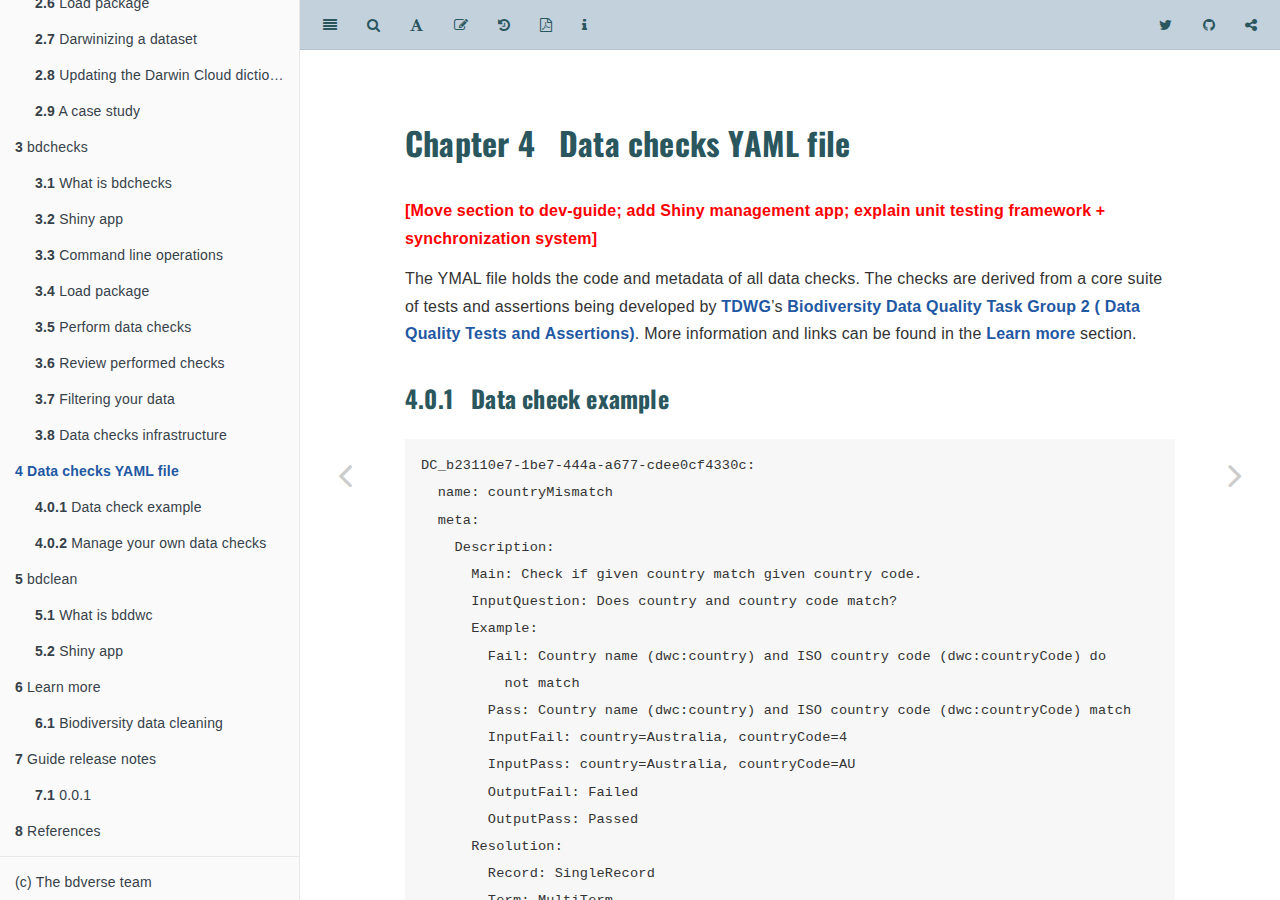
<file: docs/data-checks-yaml-file.html>
<!DOCTYPE html>
<html xmlns="http://www.w3.org/1999/xhtml" lang="" xml:lang="">
<head>

  <meta charset="utf-8" />
  <meta http-equiv="X-UA-Compatible" content="IE=edge" />
  <title>Chapter 4 Data checks YAML file | bdverse: User Guide</title>
  <meta name="description" content="… TBA" />
  <meta name="generator" content="bookdown 0.13 and GitBook 2.6.7" />

  <meta property="og:title" content="Chapter 4 Data checks YAML file | bdverse: User Guide" />
  <meta property="og:type" content="book" />
  <meta property="og:url" content="https://bd-R.github.io/bdverse-user-guide/" />
  <meta property="og:image" content="https://bd-R.github.io/bdverse-user-guide/images/under_construction.jpg" />
  <meta property="og:description" content="… TBA" />
  <meta name="github-repo" content="bd-R/bdverse-user-guide" />

  <meta name="twitter:card" content="summary" />
  <meta name="twitter:title" content="Chapter 4 Data checks YAML file | bdverse: User Guide" />
  
  <meta name="twitter:description" content="… TBA" />
  <meta name="twitter:image" content="https://bd-R.github.io/bdverse-user-guide/images/under_construction.jpg" />

<meta name="author" content="The bdverse team" />


<meta name="date" content="2019-09-09" />

  <meta name="viewport" content="width=device-width, initial-scale=1" />
  <meta name="apple-mobile-web-app-capable" content="yes" />
  <meta name="apple-mobile-web-app-status-bar-style" content="black" />
  <link rel="apple-touch-icon-precomposed" sizes="120x120" href="images/bd-R_icon.png" />
  <link rel="shortcut icon" href="images/favicon.ico" type="image/x-icon" />
<link rel="prev" href="bdchecks.html"/>
<link rel="next" href="bdclean.html"/>
<script src="libs/jquery-2.2.3/jquery.min.js"></script>
<link href="libs/gitbook-2.6.7/css/style.css" rel="stylesheet" />
<link href="libs/gitbook-2.6.7/css/plugin-table.css" rel="stylesheet" />
<link href="libs/gitbook-2.6.7/css/plugin-bookdown.css" rel="stylesheet" />
<link href="libs/gitbook-2.6.7/css/plugin-highlight.css" rel="stylesheet" />
<link href="libs/gitbook-2.6.7/css/plugin-search.css" rel="stylesheet" />
<link href="libs/gitbook-2.6.7/css/plugin-fontsettings.css" rel="stylesheet" />









<style type="text/css">
a.sourceLine { display: inline-block; line-height: 1.25; }
a.sourceLine { pointer-events: none; color: inherit; text-decoration: inherit; }
a.sourceLine:empty { height: 1.2em; }
.sourceCode { overflow: visible; }
code.sourceCode { white-space: pre; position: relative; }
pre.sourceCode { margin: 0; }
@media screen {
div.sourceCode { overflow: auto; }
}
@media print {
code.sourceCode { white-space: pre-wrap; }
a.sourceLine { text-indent: -1em; padding-left: 1em; }
}
pre.numberSource a.sourceLine
  { position: relative; left: -4em; }
pre.numberSource a.sourceLine::before
  { content: attr(title);
    position: relative; left: -1em; text-align: right; vertical-align: baseline;
    border: none; pointer-events: all; display: inline-block;
    -webkit-touch-callout: none; -webkit-user-select: none;
    -khtml-user-select: none; -moz-user-select: none;
    -ms-user-select: none; user-select: none;
    padding: 0 4px; width: 4em;
    color: #aaaaaa;
  }
pre.numberSource { margin-left: 3em; border-left: 1px solid #aaaaaa;  padding-left: 4px; }
div.sourceCode
  {  }
@media screen {
a.sourceLine::before { text-decoration: underline; }
}
code span.al { color: #ff0000; font-weight: bold; } /* Alert */
code span.an { color: #60a0b0; font-weight: bold; font-style: italic; } /* Annotation */
code span.at { color: #7d9029; } /* Attribute */
code span.bn { color: #40a070; } /* BaseN */
code span.bu { } /* BuiltIn */
code span.cf { color: #007020; font-weight: bold; } /* ControlFlow */
code span.ch { color: #4070a0; } /* Char */
code span.cn { color: #880000; } /* Constant */
code span.co { color: #60a0b0; font-style: italic; } /* Comment */
code span.cv { color: #60a0b0; font-weight: bold; font-style: italic; } /* CommentVar */
code span.do { color: #ba2121; font-style: italic; } /* Documentation */
code span.dt { color: #902000; } /* DataType */
code span.dv { color: #40a070; } /* DecVal */
code span.er { color: #ff0000; font-weight: bold; } /* Error */
code span.ex { } /* Extension */
code span.fl { color: #40a070; } /* Float */
code span.fu { color: #06287e; } /* Function */
code span.im { } /* Import */
code span.in { color: #60a0b0; font-weight: bold; font-style: italic; } /* Information */
code span.kw { color: #007020; font-weight: bold; } /* Keyword */
code span.op { color: #666666; } /* Operator */
code span.ot { color: #007020; } /* Other */
code span.pp { color: #bc7a00; } /* Preprocessor */
code span.sc { color: #4070a0; } /* SpecialChar */
code span.ss { color: #bb6688; } /* SpecialString */
code span.st { color: #4070a0; } /* String */
code span.va { color: #19177c; } /* Variable */
code span.vs { color: #4070a0; } /* VerbatimString */
code span.wa { color: #60a0b0; font-weight: bold; font-style: italic; } /* Warning */
</style>

<link rel="stylesheet" href="style.css" type="text/css" />
</head>

<body>



  <div class="book without-animation with-summary font-size-2 font-family-1" data-basepath=".">

    <div class="book-summary">
      <nav role="navigation">

<ul class="summary">
<li><a href="./">bdverse: User Guide</a></li>

<li class="divider"></li>
<li><a href="index.html#section"></a></li>
<li class="chapter" data-level="1" data-path="start.html"><a href="start.html"><i class="fa fa-check"></i><b>1</b> Getting started</a><ul>
<li class="chapter" data-level="1.1" data-path="start.html"><a href="start.html#installing-the-bdverse"><i class="fa fa-check"></i><b>1.1</b> Installing the bdverse</a><ul>
<li class="chapter" data-level="1.1.1" data-path="start.html"><a href="start.html#soon-a-stable-version-from-cran"><i class="fa fa-check"></i><b>1.1.1</b> <span style="color:red"> Soon: a stable version from CRAN</span></a></li>
</ul></li>
<li class="chapter" data-level="1.2" data-path="start.html"><a href="start.html#app-launcher"><i class="fa fa-check"></i><b>1.2</b> App launcher</a></li>
<li class="chapter" data-level="1.3" data-path="start.html"><a href="start.html#binder"><i class="fa fa-check"></i><b>1.3</b> Binder</a></li>
<li class="chapter" data-level="1.4" data-path="start.html"><a href="start.html#docker"><i class="fa fa-check"></i><b>1.4</b> Docker <img src="images/icons8-docker.svg" title="docker" width="22" /></a><ul>
<li class="chapter" data-level="" data-path="start.html"><a href="start.html#what-is-docke"><i class="fa fa-check"></i>What is Docke?</a></li>
<li class="chapter" data-level="1.4.1" data-path="start.html"><a href="start.html#docke-guide"><i class="fa fa-check"></i><b>1.4.1</b> Docke guide</a></li>
<li class="chapter" data-level="" data-path="start.html"><a href="start.html#play-with-docker"><i class="fa fa-check"></i>Play with Docker</a></li>
<li class="chapter" data-level="" data-path="start.html"><a href="start.html#bdverse-docker-images"><i class="fa fa-check"></i>bdverse Docker images</a></li>
</ul></li>
<li class="chapter" data-level="1.5" data-path="start.html"><a href="start.html#possible-installation-problems-solutions"><i class="fa fa-check"></i><b>1.5</b> Possible installation problems &amp; solutions</a></li>
</ul></li>
<li class="chapter" data-level="2" data-path="bddwc.html"><a href="bddwc.html"><i class="fa fa-check"></i><b>2</b> bddwc</a><ul>
<li class="chapter" data-level="2.1" data-path="bddwc.html"><a href="bddwc.html#bddwc-darwin-core"><i class="fa fa-check"></i><b>2.1</b> bddwc &amp; Darwin Core</a><ul>
<li class="chapter" data-level="" data-path="bddwc.html"><a href="bddwc.html#what-is-the-darwin-core-standard"><i class="fa fa-check"></i>What is the Darwin Core standard?</a></li>
<li class="chapter" data-level="" data-path="bddwc.html"><a href="bddwc.html#why-its-important-to-darwinize-a-dataset"><i class="fa fa-check"></i>Why it’s important to “Darwinize” a dataset</a></li>
</ul></li>
<li class="chapter" data-level="2.2" data-path="bddwc.html"><a href="bddwc.html#shiny-app"><i class="fa fa-check"></i><b>2.2</b> Shiny app</a><ul>
<li class="chapter" data-level="2.2.1" data-path="bddwc.html"><a href="bddwc.html#launching-the-app"><i class="fa fa-check"></i><b>2.2.1</b> Launching the app</a></li>
<li class="chapter" data-level="2.2.2" data-path="bddwc.html"><a href="bddwc.html#app-overview"><i class="fa fa-check"></i><b>2.2.2</b> App overview</a></li>
<li class="chapter" data-level="2.2.3" data-path="bddwc.html"><a href="bddwc.html#dataupload"><i class="fa fa-check"></i><b>2.2.3</b> Data upload</a></li>
<li class="chapter" data-level="2.2.4" data-path="bddwc.html"><a href="bddwc.html#datadownload"><i class="fa fa-check"></i><b>2.2.4</b> From an online database</a></li>
</ul></li>
<li class="chapter" data-level="2.3" data-path="bddwc.html"><a href="bddwc.html#dictionaries"><i class="fa fa-check"></i><b>2.3</b> Dictionaries</a><ul>
<li class="chapter" data-level="2.3.1" data-path="bddwc.html"><a href="bddwc.html#the-darwin-cloud-dictionary"><i class="fa fa-check"></i><b>2.3.1</b> The Darwin Cloud dictionary</a></li>
<li class="chapter" data-level="2.3.2" data-path="bddwc.html"><a href="bddwc.html#custom-dictionary"><i class="fa fa-check"></i><b>2.3.2</b> Custom dictionary</a></li>
</ul></li>
<li class="chapter" data-level="2.4" data-path="bddwc.html"><a href="bddwc.html#darwinizing-your-dataset"><i class="fa fa-check"></i><b>2.4</b> Darwinizing your dataset</a><ul>
<li class="chapter" data-level="2.4.1" data-path="bddwc.html"><a href="bddwc.html#darwinizer-results"><i class="fa fa-check"></i><b>2.4.1</b> Darwinizer results</a></li>
<li class="chapter" data-level="2.4.2" data-path="bddwc.html"><a href="bddwc.html#download-your-darwinized-data"><i class="fa fa-check"></i><b>2.4.2</b> Download your Darwinized data</a></li>
<li class="chapter" data-level="2.4.3" data-path="bddwc.html"><a href="bddwc.html#closing-the-app"><i class="fa fa-check"></i><b>2.4.3</b> Closing the app</a></li>
</ul></li>
<li class="chapter" data-level="2.5" data-path="bddwc.html"><a href="bddwc.html#command-line-operations"><i class="fa fa-check"></i><b>2.5</b> Command line operations</a></li>
<li class="chapter" data-level="2.6" data-path="bddwc.html"><a href="bddwc.html#load-package"><i class="fa fa-check"></i><b>2.6</b> Load package</a></li>
<li class="chapter" data-level="2.7" data-path="bddwc.html"><a href="bddwc.html#darwinizing-a-dataset"><i class="fa fa-check"></i><b>2.7</b> Darwinizing a dataset</a></li>
<li class="chapter" data-level="2.8" data-path="bddwc.html"><a href="bddwc.html#updating-the-darwin-cloud-dictionary-1"><i class="fa fa-check"></i><b>2.8</b> Updating <span>the Darwin Cloud dictionary</span></a></li>
<li class="chapter" data-level="2.9" data-path="bddwc.html"><a href="bddwc.html#a-case-study"><i class="fa fa-check"></i><b>2.9</b> A case study</a><ul>
<li class="chapter" data-level="" data-path="bddwc.html"><a href="bddwc.html#case-study-title"><i class="fa fa-check"></i>Case study title</a></li>
</ul></li>
</ul></li>
<li class="chapter" data-level="3" data-path="bdchecks.html"><a href="bdchecks.html"><i class="fa fa-check"></i><b>3</b> bdchecks</a><ul>
<li class="chapter" data-level="3.1" data-path="bdchecks.html"><a href="bdchecks.html#what-is-bdchecks"><i class="fa fa-check"></i><b>3.1</b> What is bdchecks</a></li>
<li class="chapter" data-level="3.2" data-path="bdchecks.html"><a href="bdchecks.html#shiny-app-1"><i class="fa fa-check"></i><b>3.2</b> Shiny app</a><ul>
<li class="chapter" data-level="3.2.1" data-path="bdchecks.html"><a href="bdchecks.html#data-upload-and-download"><i class="fa fa-check"></i><b>3.2.1</b> Data upload and download</a></li>
<li class="chapter" data-level="3.2.2" data-path="bdchecks.html"><a href="bdchecks.html#choose-data-checks"><i class="fa fa-check"></i><b>3.2.2</b> Choose data checks</a></li>
<li class="chapter" data-level="3.2.3" data-path="bdchecks.html"><a href="bdchecks.html#checks-results-and-data-filtering"><i class="fa fa-check"></i><b>3.2.3</b> Checks results and data filtering</a></li>
<li class="chapter" data-level="" data-path="bdchecks.html"><a href="bdchecks.html#overwiew"><i class="fa fa-check"></i>Overwiew</a></li>
<li class="chapter" data-level="" data-path="bdchecks.html"><a href="bdchecks.html#filtering-the-data-based-on-the-results"><i class="fa fa-check"></i>Filtering the data based on the results</a></li>
<li class="chapter" data-level="3.2.4" data-path="bdchecks.html"><a href="bdchecks.html#closing-the-app-1"><i class="fa fa-check"></i><b>3.2.4</b> Closing the app</a></li>
</ul></li>
<li class="chapter" data-level="3.3" data-path="bdchecks.html"><a href="bdchecks.html#command-line-operations-1"><i class="fa fa-check"></i><b>3.3</b> Command line operations</a></li>
<li class="chapter" data-level="3.4" data-path="bdchecks.html"><a href="bdchecks.html#load-package-1"><i class="fa fa-check"></i><b>3.4</b> Load package</a></li>
<li class="chapter" data-level="3.5" data-path="bdchecks.html"><a href="bdchecks.html#perform-data-checks"><i class="fa fa-check"></i><b>3.5</b> Perform data checks</a></li>
<li class="chapter" data-level="3.6" data-path="bdchecks.html"><a href="bdchecks.html#review-performed-checks"><i class="fa fa-check"></i><b>3.6</b> Review performed checks</a></li>
<li class="chapter" data-level="3.7" data-path="bdchecks.html"><a href="bdchecks.html#filtering-your-data"><i class="fa fa-check"></i><b>3.7</b> Filtering your data</a></li>
<li class="chapter" data-level="3.8" data-path="bdchecks.html"><a href="bdchecks.html#data-checks-infrastructure"><i class="fa fa-check"></i><b>3.8</b> Data checks infrastructure</a></li>
</ul></li>
<li class="chapter" data-level="4" data-path="data-checks-yaml-file.html"><a href="data-checks-yaml-file.html"><i class="fa fa-check"></i><b>4</b> Data checks YAML file</a><ul>
<li class="chapter" data-level="4.0.1" data-path="data-checks-yaml-file.html"><a href="data-checks-yaml-file.html#data-check-example"><i class="fa fa-check"></i><b>4.0.1</b> Data check example</a></li>
<li class="chapter" data-level="4.0.2" data-path="data-checks-yaml-file.html"><a href="data-checks-yaml-file.html#manage-your-own-data-checks"><i class="fa fa-check"></i><b>4.0.2</b> Manage your own data checks</a></li>
</ul></li>
<li class="chapter" data-level="5" data-path="bdclean.html"><a href="bdclean.html"><i class="fa fa-check"></i><b>5</b> bdclean</a><ul>
<li class="chapter" data-level="5.1" data-path="bdclean.html"><a href="bdclean.html#what-is-bddwc"><i class="fa fa-check"></i><b>5.1</b> What is bddwc</a></li>
<li class="chapter" data-level="5.2" data-path="bdclean.html"><a href="bdclean.html#shiny-app-2"><i class="fa fa-check"></i><b>5.2</b> Shiny app</a></li>
</ul></li>
<li class="chapter" data-level="6" data-path="learn.html"><a href="learn.html"><i class="fa fa-check"></i><b>6</b> Learn more</a><ul>
<li class="chapter" data-level="6.1" data-path="learn.html"><a href="learn.html#biodiversity-data-cleaning"><i class="fa fa-check"></i><b>6.1</b> Biodiversity data cleaning</a></li>
</ul></li>
<li class="chapter" data-level="7" data-path="guidenews.html"><a href="guidenews.html"><i class="fa fa-check"></i><b>7</b> Guide release notes</a><ul>
<li class="chapter" data-level="7.1" data-path="guidenews.html"><a href="guidenews.html#section-1"><i class="fa fa-check"></i><b>7.1</b> 0.0.1</a></li>
</ul></li>
<li class="chapter" data-level="8" data-path="references.html"><a href="references.html"><i class="fa fa-check"></i><b>8</b> References</a></li>
<li class="divider"></li>
<li><a href="https://bd-r.github.io/The-bdverse/the-bdverse-team.html" target="_blank"> (c) The bdverse team</a></li>

</ul>

      </nav>
    </div>

    <div class="book-body">
      <div class="body-inner">
        <div class="book-header" role="navigation">
          <h1>
            <i class="fa fa-circle-o-notch fa-spin"></i><a href="./">bdverse: User Guide</a>
          </h1>
        </div>

        <div class="page-wrapper" tabindex="-1" role="main">
          <div class="page-inner">

            <section class="normal" id="section-">
<div id="data-checks-yaml-file" class="section level1">
<h1><span class="header-section-number">Chapter 4</span> Data checks YAML file</h1>
<p><strong><span style="color:red">[Move section to dev-guide; add Shiny management app; explain unit testing framework + synchronization system]</span></strong></p>
<p>The YMAL file holds the code and metadata of all data checks. The checks are derived from a core suite of tests and assertions being developed by <a href="https://www.tdwg.org/" target="_blank">TDWG</a>’s <a href="https://www.tdwg.org/community/bdq/" target="_blank">Biodiversity Data Quality</a> <strong><a href="https://www.tdwg.org/community/bdq/tg-2/" target="_blank">Task Group 2 ( Data Quality Tests and Assertions)</a></strong>. More information and links can be found in the <a href="learn.html#learn">Learn more</a> section.</p>
<div id="data-check-example" class="section level3">
<h3><span class="header-section-number">4.0.1</span> Data check example</h3>
<pre class="ymal"><code>DC_b23110e7-1be7-444a-a677-cdee0cf4330c:
  name: countryMismatch
  meta:
    Description:
      Main: Check if given country match given country code.
      InputQuestion: Does country and country code match?
      Example:
        Fail: Country name (dwc:country) and ISO country code (dwc:countryCode) do
          not match
        Pass: Country name (dwc:country) and ISO country code (dwc:countryCode) match
        InputFail: country=Australia, countryCode=4
        InputPass: country=Australia, countryCode=AU
        OutputFail: Failed
        OutputPass: Passed
      Resolution:
        Record: SingleRecord
        Term: MultiTerm
      DarwinCoreClass: Location
      Keywords: location,iso,country
      guid: b23110e7-1be7-444a-a677-cdee0cf4330c
    Flags:
      Severity: Warning
      Warning: Inconsistent
      Output: Validation
      Dimension: Consistency
    Pseudocode: |
      get.Country($countryCode) == $country
    Source:
      Reference:
      CreatedBy: Povilas Gibas
      MaintainedBy: Povilas Gibas
      CreationDate: 2018-06-27
      ModificationDate: 2018-06-27
      ModificationHist:
  Input:
    Target: country,countryCode
    Dependency:
      DependencyType: Internal
      DataChecks:
      Rpackages: rgbif 
      Data: isocodes$name,isocodes$code
  Functionality: |
      FUNC &lt;- function() {
          result &lt;- sapply(seq_along(TARGET1), function(i) {
              if (is.na(TARGET1[i]) | is.na(TARGET2[i])) {
                  NA
              } else {
                  which(DEPEND1 == TARGET1[i]) == which(DEPEND2 == TARGET2[i])
              }
          })
          result &lt;- unlist(result)
          return(result)
       }</code></pre>
</div>
<div id="manage-your-own-data-checks" class="section level3">
<h3><span class="header-section-number">4.0.2</span> Manage your own data checks</h3>
<p>After adding/ removing/ editing the YAML file, you can load data checks into R using <code>getDC()</code> function.</p>
<div class="sourceCode" id="cb6"><pre class="sourceCode r"><code class="sourceCode r"><a class="sourceLine" id="cb6-1" title="1">DC &lt;-<span class="st"> </span><span class="kw">getDC</span>(<span class="st">&quot;path to your YAML file&quot;</span>)</a></code></pre></div>
<p>You can also export data checks from your YAML file to .rda and roxygen2 comments.</p>
<div class="sourceCode" id="cb7"><pre class="sourceCode r"><code class="sourceCode r"><a class="sourceLine" id="cb7-1" title="1"><span class="kw">exportDC</span>(<span class="st">&quot;path to your YAML file&quot;</span>)</a></code></pre></div>

</div>
</div>
            </section>

          </div>
        </div>
      </div>
<a href="bdchecks.html" class="navigation navigation-prev " aria-label="Previous page"><i class="fa fa-angle-left"></i></a>
<a href="bdclean.html" class="navigation navigation-next " aria-label="Next page"><i class="fa fa-angle-right"></i></a>
    </div>
  </div>
<script src="libs/gitbook-2.6.7/js/app.min.js"></script>
<script src="libs/gitbook-2.6.7/js/lunr.js"></script>
<script src="libs/gitbook-2.6.7/js/plugin-search.js"></script>
<script src="libs/gitbook-2.6.7/js/plugin-sharing.js"></script>
<script src="libs/gitbook-2.6.7/js/plugin-fontsettings.js"></script>
<script src="libs/gitbook-2.6.7/js/plugin-bookdown.js"></script>
<script src="libs/gitbook-2.6.7/js/jquery.highlight.js"></script>
<script>
gitbook.require(["gitbook"], function(gitbook) {
gitbook.start({
"sharing": {
"github": true,
"facebook": false,
"twitter": true,
"google": false,
"linkedin": false,
"weibo": false,
"instapaper": false,
"vk": false,
"all": ["facebook", "google", "twitter", "linkedin", "weibo", "instapaper"]
},
"fontsettings": {
"theme": "white",
"family": "sans",
"size": 2
},
"edit": {
"link": "https://github.com/bd-R/bdverse-developing-guide/edit/dev/bdchecks.Rmd",
"text": "Edit this chapter"
},
"history": {
"link": "https://github.com/bd-R/bdverse-developing-guide/commits/master/bdchecks.Rmd",
"text": "Chapter edit history"
},
"download": ["bdverse-user-guide.pdf"],
"toc": {
"collapse": "subsection"
}
});
});
</script>

</body>

</html>
</file>
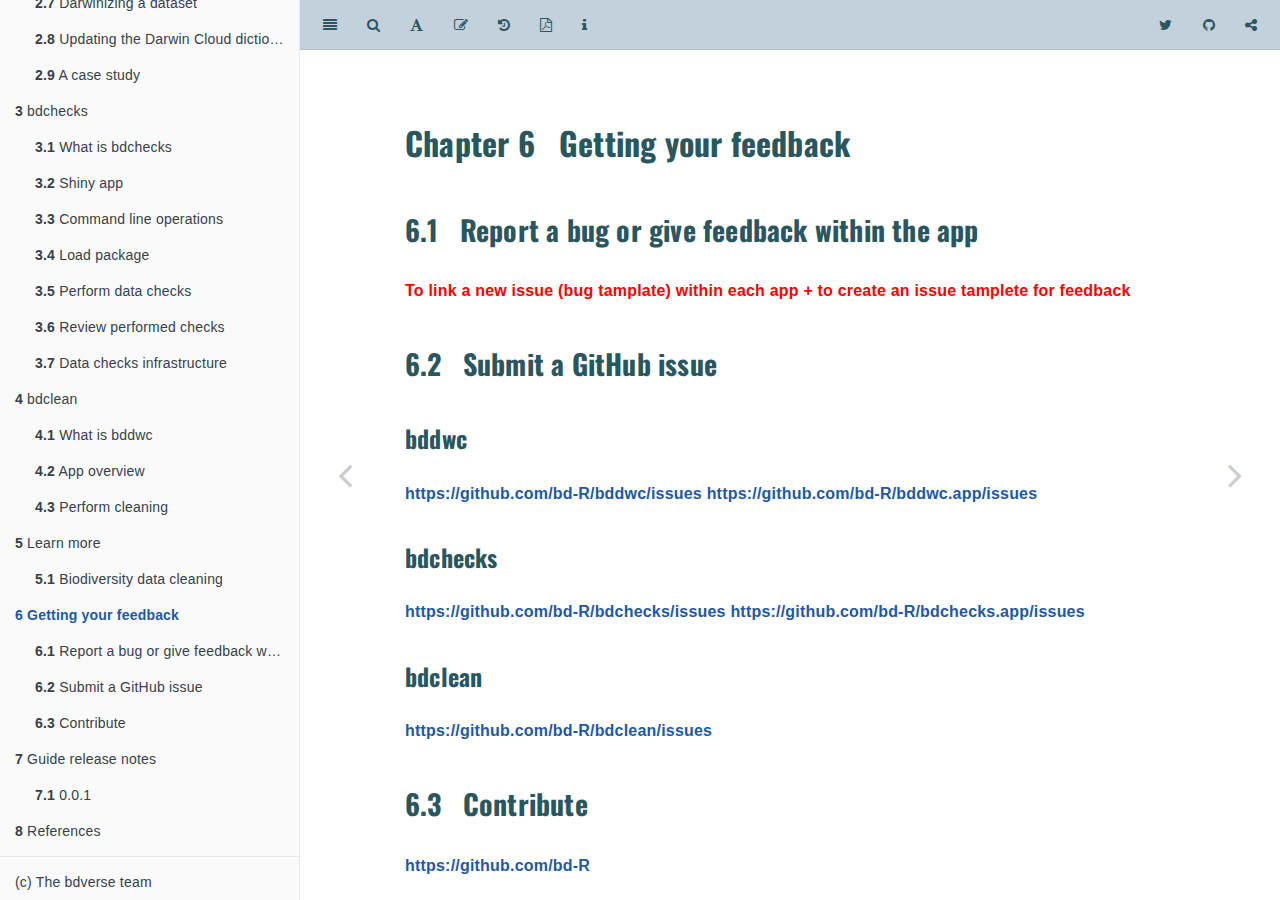
<file: docs/feedback.html>
<!DOCTYPE html>
<html xmlns="http://www.w3.org/1999/xhtml" lang="" xml:lang="">
<head>

  <meta charset="utf-8" />
  <meta http-equiv="X-UA-Compatible" content="IE=edge" />
  <title>Chapter 6 Getting your feedback | bdverse: User Guide</title>
  <meta name="description" content="… TBA" />
  <meta name="generator" content="bookdown 0.13 and GitBook 2.6.7" />

  <meta property="og:title" content="Chapter 6 Getting your feedback | bdverse: User Guide" />
  <meta property="og:type" content="book" />
  <meta property="og:url" content="https://bd-R.github.io/bdverse-user-guide/" />
  <meta property="og:image" content="https://bd-R.github.io/bdverse-user-guide/images/under_construction.jpg" />
  <meta property="og:description" content="… TBA" />
  <meta name="github-repo" content="bd-R/bdverse-user-guide" />

  <meta name="twitter:card" content="summary" />
  <meta name="twitter:title" content="Chapter 6 Getting your feedback | bdverse: User Guide" />
  
  <meta name="twitter:description" content="… TBA" />
  <meta name="twitter:image" content="https://bd-R.github.io/bdverse-user-guide/images/under_construction.jpg" />

<meta name="author" content="The bdverse team" />


<meta name="date" content="2019-09-10" />

  <meta name="viewport" content="width=device-width, initial-scale=1" />
  <meta name="apple-mobile-web-app-capable" content="yes" />
  <meta name="apple-mobile-web-app-status-bar-style" content="black" />
  <link rel="apple-touch-icon-precomposed" sizes="120x120" href="images/bd-R_icon.png" />
  <link rel="shortcut icon" href="images/favicon.ico" type="image/x-icon" />
<link rel="prev" href="learn.html"/>
<link rel="next" href="guidenews.html"/>
<script src="libs/jquery-2.2.3/jquery.min.js"></script>
<link href="libs/gitbook-2.6.7/css/style.css" rel="stylesheet" />
<link href="libs/gitbook-2.6.7/css/plugin-table.css" rel="stylesheet" />
<link href="libs/gitbook-2.6.7/css/plugin-bookdown.css" rel="stylesheet" />
<link href="libs/gitbook-2.6.7/css/plugin-highlight.css" rel="stylesheet" />
<link href="libs/gitbook-2.6.7/css/plugin-search.css" rel="stylesheet" />
<link href="libs/gitbook-2.6.7/css/plugin-fontsettings.css" rel="stylesheet" />









<style type="text/css">
a.sourceLine { display: inline-block; line-height: 1.25; }
a.sourceLine { pointer-events: none; color: inherit; text-decoration: inherit; }
a.sourceLine:empty { height: 1.2em; }
.sourceCode { overflow: visible; }
code.sourceCode { white-space: pre; position: relative; }
pre.sourceCode { margin: 0; }
@media screen {
div.sourceCode { overflow: auto; }
}
@media print {
code.sourceCode { white-space: pre-wrap; }
a.sourceLine { text-indent: -1em; padding-left: 1em; }
}
pre.numberSource a.sourceLine
  { position: relative; left: -4em; }
pre.numberSource a.sourceLine::before
  { content: attr(title);
    position: relative; left: -1em; text-align: right; vertical-align: baseline;
    border: none; pointer-events: all; display: inline-block;
    -webkit-touch-callout: none; -webkit-user-select: none;
    -khtml-user-select: none; -moz-user-select: none;
    -ms-user-select: none; user-select: none;
    padding: 0 4px; width: 4em;
    color: #aaaaaa;
  }
pre.numberSource { margin-left: 3em; border-left: 1px solid #aaaaaa;  padding-left: 4px; }
div.sourceCode
  {  }
@media screen {
a.sourceLine::before { text-decoration: underline; }
}
code span.al { color: #ff0000; font-weight: bold; } /* Alert */
code span.an { color: #60a0b0; font-weight: bold; font-style: italic; } /* Annotation */
code span.at { color: #7d9029; } /* Attribute */
code span.bn { color: #40a070; } /* BaseN */
code span.bu { } /* BuiltIn */
code span.cf { color: #007020; font-weight: bold; } /* ControlFlow */
code span.ch { color: #4070a0; } /* Char */
code span.cn { color: #880000; } /* Constant */
code span.co { color: #60a0b0; font-style: italic; } /* Comment */
code span.cv { color: #60a0b0; font-weight: bold; font-style: italic; } /* CommentVar */
code span.do { color: #ba2121; font-style: italic; } /* Documentation */
code span.dt { color: #902000; } /* DataType */
code span.dv { color: #40a070; } /* DecVal */
code span.er { color: #ff0000; font-weight: bold; } /* Error */
code span.ex { } /* Extension */
code span.fl { color: #40a070; } /* Float */
code span.fu { color: #06287e; } /* Function */
code span.im { } /* Import */
code span.in { color: #60a0b0; font-weight: bold; font-style: italic; } /* Information */
code span.kw { color: #007020; font-weight: bold; } /* Keyword */
code span.op { color: #666666; } /* Operator */
code span.ot { color: #007020; } /* Other */
code span.pp { color: #bc7a00; } /* Preprocessor */
code span.sc { color: #4070a0; } /* SpecialChar */
code span.ss { color: #bb6688; } /* SpecialString */
code span.st { color: #4070a0; } /* String */
code span.va { color: #19177c; } /* Variable */
code span.vs { color: #4070a0; } /* VerbatimString */
code span.wa { color: #60a0b0; font-weight: bold; font-style: italic; } /* Warning */
</style>

<link rel="stylesheet" href="style.css" type="text/css" />
</head>

<body>



  <div class="book without-animation with-summary font-size-2 font-family-1" data-basepath=".">

    <div class="book-summary">
      <nav role="navigation">

<ul class="summary">
<li><a href="./">bdverse: User Guide</a></li>

<li class="divider"></li>
<li><a href="index.html#section"></a></li>
<li><a href="what-is-the-bdverse.html#what-is-the-bdverse">What is the <code>bdverse</code></a></li>
<li class="chapter" data-level="1" data-path="start.html"><a href="start.html"><i class="fa fa-check"></i><b>1</b> Getting started</a><ul>
<li class="chapter" data-level="1.1" data-path="start.html"><a href="start.html#installing-the-bdverse"><i class="fa fa-check"></i><b>1.1</b> Installing the bdverse</a><ul>
<li class="chapter" data-level="1.1.1" data-path="start.html"><a href="start.html#hopefully-soon-a-stable-version-from-cran"><i class="fa fa-check"></i><b>1.1.1</b> <span style="color:red"> Hopefully soon: a stable version from CRAN</span></a></li>
</ul></li>
<li class="chapter" data-level="1.2" data-path="start.html"><a href="start.html#app-launcher"><i class="fa fa-check"></i><b>1.2</b> App launcher</a></li>
<li class="chapter" data-level="1.3" data-path="start.html"><a href="start.html#binder"><i class="fa fa-check"></i><b>1.3</b> Binder</a></li>
<li class="chapter" data-level="1.4" data-path="start.html"><a href="start.html#docker"><i class="fa fa-check"></i><b>1.4</b> Docker <img src="images/icons8-docker.svg" title="docker" width="22" /></a><ul>
<li class="chapter" data-level="" data-path="start.html"><a href="start.html#what-is-docke"><i class="fa fa-check"></i>What is Docke?</a></li>
<li class="chapter" data-level="1.4.1" data-path="start.html"><a href="start.html#docke-guide"><i class="fa fa-check"></i><b>1.4.1</b> Docke guide</a></li>
<li class="chapter" data-level="" data-path="start.html"><a href="start.html#play-with-docker"><i class="fa fa-check"></i>Play with Docker</a></li>
<li class="chapter" data-level="" data-path="start.html"><a href="start.html#bdverse-docker-images"><i class="fa fa-check"></i>bdverse Docker images</a></li>
</ul></li>
<li class="chapter" data-level="1.5" data-path="start.html"><a href="start.html#possible-installation-problems-solutions"><i class="fa fa-check"></i><b>1.5</b> Possible installation problems &amp; solutions</a></li>
</ul></li>
<li class="chapter" data-level="2" data-path="bddwc.html"><a href="bddwc.html"><i class="fa fa-check"></i><b>2</b> bddwc</a><ul>
<li class="chapter" data-level="2.1" data-path="bddwc.html"><a href="bddwc.html#bddwc-darwin-core"><i class="fa fa-check"></i><b>2.1</b> bddwc &amp; Darwin Core</a><ul>
<li class="chapter" data-level="" data-path="bddwc.html"><a href="bddwc.html#what-is-the-darwin-core-standard"><i class="fa fa-check"></i>What is the Darwin Core standard?</a></li>
<li class="chapter" data-level="" data-path="bddwc.html"><a href="bddwc.html#why-its-important-to-darwinize-a-dataset"><i class="fa fa-check"></i>Why it’s important to “Darwinize” a dataset</a></li>
</ul></li>
<li class="chapter" data-level="2.2" data-path="bddwc.html"><a href="bddwc.html#shiny-app"><i class="fa fa-check"></i><b>2.2</b> Shiny app</a><ul>
<li class="chapter" data-level="2.2.1" data-path="bddwc.html"><a href="bddwc.html#launching-the-app"><i class="fa fa-check"></i><b>2.2.1</b> Launching the app</a></li>
<li class="chapter" data-level="2.2.2" data-path="bddwc.html"><a href="bddwc.html#app-overview"><i class="fa fa-check"></i><b>2.2.2</b> App overview</a></li>
<li class="chapter" data-level="2.2.3" data-path="bddwc.html"><a href="bddwc.html#dataupload"><i class="fa fa-check"></i><b>2.2.3</b> Data upload</a></li>
<li class="chapter" data-level="2.2.4" data-path="bddwc.html"><a href="bddwc.html#datadownload"><i class="fa fa-check"></i><b>2.2.4</b> From an online database</a></li>
</ul></li>
<li class="chapter" data-level="2.3" data-path="bddwc.html"><a href="bddwc.html#dictionaries"><i class="fa fa-check"></i><b>2.3</b> Dictionaries</a><ul>
<li class="chapter" data-level="2.3.1" data-path="bddwc.html"><a href="bddwc.html#the-darwin-cloud-dictionary"><i class="fa fa-check"></i><b>2.3.1</b> The Darwin Cloud dictionary</a></li>
<li class="chapter" data-level="2.3.2" data-path="bddwc.html"><a href="bddwc.html#custom-dictionary"><i class="fa fa-check"></i><b>2.3.2</b> Custom dictionary</a></li>
</ul></li>
<li class="chapter" data-level="2.4" data-path="bddwc.html"><a href="bddwc.html#darwinizing-your-dataset"><i class="fa fa-check"></i><b>2.4</b> Darwinizing your dataset</a><ul>
<li class="chapter" data-level="2.4.1" data-path="bddwc.html"><a href="bddwc.html#darwinizer-results"><i class="fa fa-check"></i><b>2.4.1</b> Darwinizer results</a></li>
<li class="chapter" data-level="2.4.2" data-path="bddwc.html"><a href="bddwc.html#download-your-darwinized-data"><i class="fa fa-check"></i><b>2.4.2</b> Download your Darwinized data</a></li>
<li class="chapter" data-level="2.4.3" data-path="bddwc.html"><a href="bddwc.html#closing-the-app"><i class="fa fa-check"></i><b>2.4.3</b> Closing the app</a></li>
</ul></li>
<li class="chapter" data-level="2.5" data-path="bddwc.html"><a href="bddwc.html#command-line-operations"><i class="fa fa-check"></i><b>2.5</b> Command line operations</a></li>
<li class="chapter" data-level="2.6" data-path="bddwc.html"><a href="bddwc.html#load-package"><i class="fa fa-check"></i><b>2.6</b> Load package</a></li>
<li class="chapter" data-level="2.7" data-path="bddwc.html"><a href="bddwc.html#darwinizing-a-dataset"><i class="fa fa-check"></i><b>2.7</b> Darwinizing a dataset</a></li>
<li class="chapter" data-level="2.8" data-path="bddwc.html"><a href="bddwc.html#updating-the-darwin-cloud-dictionary-1"><i class="fa fa-check"></i><b>2.8</b> Updating <span>the Darwin Cloud dictionary</span></a></li>
<li class="chapter" data-level="2.9" data-path="bddwc.html"><a href="bddwc.html#a-case-study"><i class="fa fa-check"></i><b>2.9</b> A case study</a><ul>
<li class="chapter" data-level="" data-path="bddwc.html"><a href="bddwc.html#case-study-title"><i class="fa fa-check"></i>Case study title</a></li>
</ul></li>
</ul></li>
<li class="chapter" data-level="3" data-path="bdchecks.html"><a href="bdchecks.html"><i class="fa fa-check"></i><b>3</b> bdchecks</a><ul>
<li class="chapter" data-level="3.1" data-path="bdchecks.html"><a href="bdchecks.html#what-is-bdchecks"><i class="fa fa-check"></i><b>3.1</b> What is bdchecks</a></li>
<li class="chapter" data-level="3.2" data-path="bdchecks.html"><a href="bdchecks.html#shiny-app-1"><i class="fa fa-check"></i><b>3.2</b> Shiny app</a><ul>
<li class="chapter" data-level="3.2.1" data-path="bdchecks.html"><a href="bdchecks.html#data-upload-and-download"><i class="fa fa-check"></i><b>3.2.1</b> Data upload and download</a></li>
<li class="chapter" data-level="3.2.2" data-path="bdchecks.html"><a href="bdchecks.html#choose-data-checks"><i class="fa fa-check"></i><b>3.2.2</b> Choose data checks</a></li>
<li class="chapter" data-level="3.2.3" data-path="bdchecks.html"><a href="bdchecks.html#checks-results-and-data-filtering"><i class="fa fa-check"></i><b>3.2.3</b> Checks results and data filtering</a></li>
<li class="chapter" data-level="" data-path="bdchecks.html"><a href="bdchecks.html#overwiew"><i class="fa fa-check"></i>Overwiew</a></li>
<li class="chapter" data-level="" data-path="bdchecks.html"><a href="bdchecks.html#filtering-the-data-based-on-the-results"><i class="fa fa-check"></i>Filtering the data based on the results</a></li>
<li class="chapter" data-level="3.2.4" data-path="bdchecks.html"><a href="bdchecks.html#closing-the-app-1"><i class="fa fa-check"></i><b>3.2.4</b> Closing the app</a></li>
</ul></li>
<li class="chapter" data-level="3.3" data-path="bdchecks.html"><a href="bdchecks.html#command-line-operations-1"><i class="fa fa-check"></i><b>3.3</b> Command line operations</a></li>
<li class="chapter" data-level="3.4" data-path="bdchecks.html"><a href="bdchecks.html#load-package-1"><i class="fa fa-check"></i><b>3.4</b> Load package</a></li>
<li class="chapter" data-level="3.5" data-path="bdchecks.html"><a href="bdchecks.html#perform-data-checks"><i class="fa fa-check"></i><b>3.5</b> Perform data checks</a></li>
<li class="chapter" data-level="3.6" data-path="bdchecks.html"><a href="bdchecks.html#review-performed-checks"><i class="fa fa-check"></i><b>3.6</b> Review performed checks</a><ul>
<li class="chapter" data-level="3.6.1" data-path="bdchecks.html"><a href="bdchecks.html#filtering-your-data"><i class="fa fa-check"></i><b>3.6.1</b> Filtering your data</a></li>
</ul></li>
<li class="chapter" data-level="3.7" data-path="bdchecks.html"><a href="bdchecks.html#data-checks-infrastructure"><i class="fa fa-check"></i><b>3.7</b> Data checks infrastructure</a><ul>
<li class="chapter" data-level="3.7.1" data-path="bdchecks.html"><a href="bdchecks.html#data-checks-yaml-file"><i class="fa fa-check"></i><b>3.7.1</b> Data checks YAML file</a></li>
<li class="chapter" data-level="3.7.2" data-path="bdchecks.html"><a href="bdchecks.html#data-check-example"><i class="fa fa-check"></i><b>3.7.2</b> Data check example</a></li>
<li class="chapter" data-level="3.7.3" data-path="bdchecks.html"><a href="bdchecks.html#manage-your-own-data-checks"><i class="fa fa-check"></i><b>3.7.3</b> Manage your own data checks</a></li>
</ul></li>
</ul></li>
<li class="chapter" data-level="4" data-path="bdclean.html"><a href="bdclean.html"><i class="fa fa-check"></i><b>4</b> bdclean</a><ul>
<li class="chapter" data-level="4.1" data-path="bdclean.html"><a href="bdclean.html#what-is-bddwc"><i class="fa fa-check"></i><b>4.1</b> What is bddwc</a></li>
<li class="chapter" data-level="4.2" data-path="bdclean.html"><a href="bdclean.html#app-overview-1"><i class="fa fa-check"></i><b>4.2</b> App overview</a><ul>
<li class="chapter" data-level="4.2.1" data-path="bdclean.html"><a href="bdclean.html#data-cleaning-configuration"><i class="fa fa-check"></i><b>4.2.1</b> Data cleaning configuration</a></li>
<li class="chapter" data-level="4.2.2" data-path="bdclean.html"><a href="bdclean.html#flaging-and-cleaning"><i class="fa fa-check"></i><b>4.2.2</b> Flaging and cleaning</a></li>
</ul></li>
<li class="chapter" data-level="4.3" data-path="bdclean.html"><a href="bdclean.html#perform-cleaning"><i class="fa fa-check"></i><b>4.3</b> Perform cleaning</a><ul>
<li class="chapter" data-level="4.3.1" data-path="bdclean.html"><a href="bdclean.html#artifacts-and-reports"><i class="fa fa-check"></i><b>4.3.1</b> Artifacts and reports</a></li>
</ul></li>
</ul></li>
<li class="chapter" data-level="5" data-path="learn.html"><a href="learn.html"><i class="fa fa-check"></i><b>5</b> Learn more</a><ul>
<li class="chapter" data-level="5.1" data-path="learn.html"><a href="learn.html#biodiversity-data-cleaning"><i class="fa fa-check"></i><b>5.1</b> Biodiversity data cleaning</a></li>
</ul></li>
<li class="chapter" data-level="6" data-path="feedback.html"><a href="feedback.html"><i class="fa fa-check"></i><b>6</b> Getting your feedback</a><ul>
<li class="chapter" data-level="6.1" data-path="feedback.html"><a href="feedback.html#report-a-bug-or-give-feedback-within-the-app"><i class="fa fa-check"></i><b>6.1</b> Report a bug or give feedback within the app</a></li>
<li class="chapter" data-level="6.2" data-path="feedback.html"><a href="feedback.html#submit-a-github-issue"><i class="fa fa-check"></i><b>6.2</b> Submit a GitHub issue</a><ul>
<li class="chapter" data-level="" data-path="feedback.html"><a href="feedback.html#bddwc-1"><i class="fa fa-check"></i>bddwc</a></li>
<li class="chapter" data-level="" data-path="feedback.html"><a href="feedback.html#bdchecks-1"><i class="fa fa-check"></i>bdchecks</a></li>
<li class="chapter" data-level="" data-path="feedback.html"><a href="feedback.html#bdclean-1"><i class="fa fa-check"></i>bdclean</a></li>
</ul></li>
<li class="chapter" data-level="6.3" data-path="feedback.html"><a href="feedback.html#contribute"><i class="fa fa-check"></i><b>6.3</b> Contribute</a></li>
</ul></li>
<li class="chapter" data-level="7" data-path="guidenews.html"><a href="guidenews.html"><i class="fa fa-check"></i><b>7</b> Guide release notes</a><ul>
<li class="chapter" data-level="7.1" data-path="guidenews.html"><a href="guidenews.html#section-1"><i class="fa fa-check"></i><b>7.1</b> 0.0.1</a></li>
</ul></li>
<li class="chapter" data-level="8" data-path="references.html"><a href="references.html"><i class="fa fa-check"></i><b>8</b> References</a></li>
<li class="divider"></li>
<li><a href="https://bd-r.github.io/The-bdverse/the-bdverse-team.html" target="_blank"> (c) The bdverse team</a></li>

</ul>

      </nav>
    </div>

    <div class="book-body">
      <div class="body-inner">
        <div class="book-header" role="navigation">
          <h1>
            <i class="fa fa-circle-o-notch fa-spin"></i><a href="./">bdverse: User Guide</a>
          </h1>
        </div>

        <div class="page-wrapper" tabindex="-1" role="main">
          <div class="page-inner">

            <section class="normal" id="section-">
<div id="feedback" class="section level1">
<h1><span class="header-section-number">Chapter 6</span> Getting your feedback</h1>
<div id="report-a-bug-or-give-feedback-within-the-app" class="section level2">
<h2><span class="header-section-number">6.1</span> Report a bug or give feedback within the app</h2>
<p><strong><span style="color:red">To link a new issue (bug tamplate) within each app + to create an issue tamplete for feedback</span></strong></p>
</div>
<div id="submit-a-github-issue" class="section level2">
<h2><span class="header-section-number">6.2</span> Submit a GitHub issue</h2>
<div id="bddwc-1" class="section level3 unnumbered">
<h3>bddwc</h3>
<p><a href="https://github.com/bd-R/bddwc/issues" class="uri">https://github.com/bd-R/bddwc/issues</a>
<a href="https://github.com/bd-R/bddwc.app/issues" class="uri">https://github.com/bd-R/bddwc.app/issues</a></p>
</div>
<div id="bdchecks-1" class="section level3 unnumbered">
<h3>bdchecks</h3>
<p><a href="https://github.com/bd-R/bdchecks/issues" class="uri">https://github.com/bd-R/bdchecks/issues</a>
<a href="https://github.com/bd-R/bdchecks.app/issues" class="uri">https://github.com/bd-R/bdchecks.app/issues</a></p>
</div>
<div id="bdclean-1" class="section level3 unnumbered">
<h3>bdclean</h3>
<p><a href="https://github.com/bd-R/bdclean/issues" class="uri">https://github.com/bd-R/bdclean/issues</a></p>
</div>
</div>
<div id="contribute" class="section level2">
<h2><span class="header-section-number">6.3</span> Contribute</h2>
<p><a href="https://github.com/bd-R" class="uri">https://github.com/bd-R</a></p>
<p>Please read our developing guide: <a href="https://bd-r.github.io/bdverse-dev-guide/" class="uri">https://bd-r.github.io/bdverse-dev-guide/</a>.
<strong>Looking forward to your pull request :-)</strong></p>

</div>
</div>
            </section>

          </div>
        </div>
      </div>
<a href="learn.html" class="navigation navigation-prev " aria-label="Previous page"><i class="fa fa-angle-left"></i></a>
<a href="guidenews.html" class="navigation navigation-next " aria-label="Next page"><i class="fa fa-angle-right"></i></a>
    </div>
  </div>
<script src="libs/gitbook-2.6.7/js/app.min.js"></script>
<script src="libs/gitbook-2.6.7/js/lunr.js"></script>
<script src="libs/gitbook-2.6.7/js/plugin-search.js"></script>
<script src="libs/gitbook-2.6.7/js/plugin-sharing.js"></script>
<script src="libs/gitbook-2.6.7/js/plugin-fontsettings.js"></script>
<script src="libs/gitbook-2.6.7/js/plugin-bookdown.js"></script>
<script src="libs/gitbook-2.6.7/js/jquery.highlight.js"></script>
<script>
gitbook.require(["gitbook"], function(gitbook) {
gitbook.start({
"sharing": {
"github": true,
"facebook": false,
"twitter": true,
"google": false,
"linkedin": false,
"weibo": false,
"instapaper": false,
"vk": false,
"all": ["facebook", "google", "twitter", "linkedin", "weibo", "instapaper"]
},
"fontsettings": {
"theme": "white",
"family": "sans",
"size": 2
},
"edit": {
"link": "https://github.com/bd-R/bdverse-developing-guide/edit/dev/feedback.Rmd",
"text": "Edit this chapter"
},
"history": {
"link": "https://github.com/bd-R/bdverse-developing-guide/commits/master/feedback.Rmd",
"text": "Chapter edit history"
},
"download": ["bdverse-user-guide.pdf"],
"toc": {
"collapse": "subsection"
}
});
});
</script>

</body>

</html>
</file>
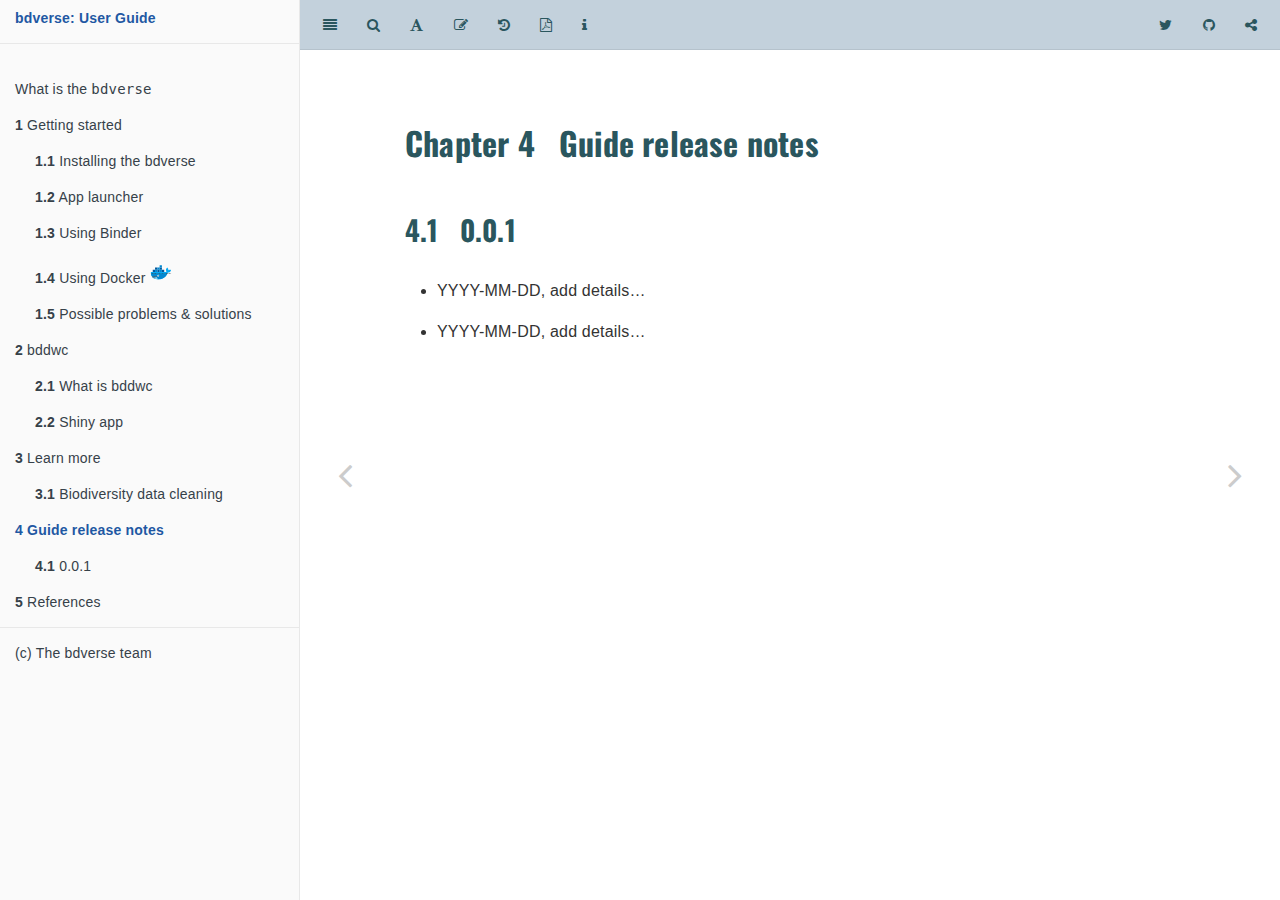
<file: docs/guidenews.html>
<!DOCTYPE html>
<html xmlns="http://www.w3.org/1999/xhtml" lang="" xml:lang="">
<head>

  <meta charset="utf-8" />
  <meta http-equiv="X-UA-Compatible" content="IE=edge" />
  <title>Chapter 4 Guide release notes | bdverse: User Guide</title>
  <meta name="description" content="… TBA" />
  <meta name="generator" content="bookdown 0.13 and GitBook 2.6.7" />

  <meta property="og:title" content="Chapter 4 Guide release notes | bdverse: User Guide" />
  <meta property="og:type" content="book" />
  <meta property="og:url" content="https://bd-R.github.io/bdverse-user-guide/" />
  <meta property="og:image" content="https://bd-R.github.io/bdverse-user-guide/images/under_construction.jpg" />
  <meta property="og:description" content="… TBA" />
  <meta name="github-repo" content="bd-R/bdverse-user-guide" />

  <meta name="twitter:card" content="summary" />
  <meta name="twitter:title" content="Chapter 4 Guide release notes | bdverse: User Guide" />
  
  <meta name="twitter:description" content="… TBA" />
  <meta name="twitter:image" content="https://bd-R.github.io/bdverse-user-guide/images/under_construction.jpg" />

<meta name="author" content="The bdverse team" />


<meta name="date" content="2019-09-09" />

  <meta name="viewport" content="width=device-width, initial-scale=1" />
  <meta name="apple-mobile-web-app-capable" content="yes" />
  <meta name="apple-mobile-web-app-status-bar-style" content="black" />
  <link rel="apple-touch-icon-precomposed" sizes="120x120" href="images/bd-R_icon.png" />
  <link rel="shortcut icon" href="images/favicon.ico" type="image/x-icon" />
<link rel="prev" href="learn.html"/>
<link rel="next" href="references.html"/>
<script src="libs/jquery-2.2.3/jquery.min.js"></script>
<link href="libs/gitbook-2.6.7/css/style.css" rel="stylesheet" />
<link href="libs/gitbook-2.6.7/css/plugin-table.css" rel="stylesheet" />
<link href="libs/gitbook-2.6.7/css/plugin-bookdown.css" rel="stylesheet" />
<link href="libs/gitbook-2.6.7/css/plugin-highlight.css" rel="stylesheet" />
<link href="libs/gitbook-2.6.7/css/plugin-search.css" rel="stylesheet" />
<link href="libs/gitbook-2.6.7/css/plugin-fontsettings.css" rel="stylesheet" />









<style type="text/css">
a.sourceLine { display: inline-block; line-height: 1.25; }
a.sourceLine { pointer-events: none; color: inherit; text-decoration: inherit; }
a.sourceLine:empty { height: 1.2em; }
.sourceCode { overflow: visible; }
code.sourceCode { white-space: pre; position: relative; }
pre.sourceCode { margin: 0; }
@media screen {
div.sourceCode { overflow: auto; }
}
@media print {
code.sourceCode { white-space: pre-wrap; }
a.sourceLine { text-indent: -1em; padding-left: 1em; }
}
pre.numberSource a.sourceLine
  { position: relative; left: -4em; }
pre.numberSource a.sourceLine::before
  { content: attr(title);
    position: relative; left: -1em; text-align: right; vertical-align: baseline;
    border: none; pointer-events: all; display: inline-block;
    -webkit-touch-callout: none; -webkit-user-select: none;
    -khtml-user-select: none; -moz-user-select: none;
    -ms-user-select: none; user-select: none;
    padding: 0 4px; width: 4em;
    color: #aaaaaa;
  }
pre.numberSource { margin-left: 3em; border-left: 1px solid #aaaaaa;  padding-left: 4px; }
div.sourceCode
  {  }
@media screen {
a.sourceLine::before { text-decoration: underline; }
}
code span.al { color: #ff0000; font-weight: bold; } /* Alert */
code span.an { color: #60a0b0; font-weight: bold; font-style: italic; } /* Annotation */
code span.at { color: #7d9029; } /* Attribute */
code span.bn { color: #40a070; } /* BaseN */
code span.bu { } /* BuiltIn */
code span.cf { color: #007020; font-weight: bold; } /* ControlFlow */
code span.ch { color: #4070a0; } /* Char */
code span.cn { color: #880000; } /* Constant */
code span.co { color: #60a0b0; font-style: italic; } /* Comment */
code span.cv { color: #60a0b0; font-weight: bold; font-style: italic; } /* CommentVar */
code span.do { color: #ba2121; font-style: italic; } /* Documentation */
code span.dt { color: #902000; } /* DataType */
code span.dv { color: #40a070; } /* DecVal */
code span.er { color: #ff0000; font-weight: bold; } /* Error */
code span.ex { } /* Extension */
code span.fl { color: #40a070; } /* Float */
code span.fu { color: #06287e; } /* Function */
code span.im { } /* Import */
code span.in { color: #60a0b0; font-weight: bold; font-style: italic; } /* Information */
code span.kw { color: #007020; font-weight: bold; } /* Keyword */
code span.op { color: #666666; } /* Operator */
code span.ot { color: #007020; } /* Other */
code span.pp { color: #bc7a00; } /* Preprocessor */
code span.sc { color: #4070a0; } /* SpecialChar */
code span.ss { color: #bb6688; } /* SpecialString */
code span.st { color: #4070a0; } /* String */
code span.va { color: #19177c; } /* Variable */
code span.vs { color: #4070a0; } /* VerbatimString */
code span.wa { color: #60a0b0; font-weight: bold; font-style: italic; } /* Warning */
</style>

<link rel="stylesheet" href="style.css" type="text/css" />
</head>

<body>



  <div class="book without-animation with-summary font-size-2 font-family-1" data-basepath=".">

    <div class="book-summary">
      <nav role="navigation">

<ul class="summary">
<li><a href="./">bdverse: User Guide</a></li>

<li class="divider"></li>
<li><a href="index.html#section"></a></li>
<li><a href="what-is-the-bdverse.html#what-is-the-bdverse">What is the <code>bdverse</code></a></li>
<li class="chapter" data-level="1" data-path="start.html"><a href="start.html"><i class="fa fa-check"></i><b>1</b> Getting started</a><ul>
<li class="chapter" data-level="1.1" data-path="start.html"><a href="start.html#installing-the-bdverse"><i class="fa fa-check"></i><b>1.1</b> Installing the bdverse</a><ul>
<li class="chapter" data-level="1.1.1" data-path="start.html"><a href="start.html#soon-a-stable-version-from-cran"><i class="fa fa-check"></i><b>1.1.1</b> <span style="color:red"> Soon: a stable version from CRAN</span></a></li>
</ul></li>
<li class="chapter" data-level="1.2" data-path="start.html"><a href="start.html#app-launcher"><i class="fa fa-check"></i><b>1.2</b> App launcher</a></li>
<li class="chapter" data-level="1.3" data-path="start.html"><a href="start.html#using-binder"><i class="fa fa-check"></i><b>1.3</b> Using Binder</a></li>
<li class="chapter" data-level="1.4" data-path="start.html"><a href="start.html#using-docker"><i class="fa fa-check"></i><b>1.4</b> Using Docker <img src="images/icons8-docker.svg" title="docker" width="22" /></a></li>
<li class="chapter" data-level="1.5" data-path="start.html"><a href="start.html#possible-problems-solutions"><i class="fa fa-check"></i><b>1.5</b> Possible problems &amp; solutions</a></li>
</ul></li>
<li class="chapter" data-level="2" data-path="bddwc.html"><a href="bddwc.html"><i class="fa fa-check"></i><b>2</b> bddwc</a><ul>
<li class="chapter" data-level="2.1" data-path="bddwc.html"><a href="bddwc.html#what-is-bddwc"><i class="fa fa-check"></i><b>2.1</b> What is bddwc</a></li>
<li class="chapter" data-level="2.2" data-path="bddwc.html"><a href="bddwc.html#shiny-app"><i class="fa fa-check"></i><b>2.2</b> Shiny app</a></li>
</ul></li>
<li class="chapter" data-level="3" data-path="learn.html"><a href="learn.html"><i class="fa fa-check"></i><b>3</b> Learn more</a><ul>
<li class="chapter" data-level="3.1" data-path="learn.html"><a href="learn.html#biodiversity-data-cleaning"><i class="fa fa-check"></i><b>3.1</b> Biodiversity data cleaning</a></li>
</ul></li>
<li class="chapter" data-level="4" data-path="guidenews.html"><a href="guidenews.html"><i class="fa fa-check"></i><b>4</b> Guide release notes</a><ul>
<li class="chapter" data-level="4.1" data-path="guidenews.html"><a href="guidenews.html#section-1"><i class="fa fa-check"></i><b>4.1</b> 0.0.1</a></li>
</ul></li>
<li class="chapter" data-level="5" data-path="references.html"><a href="references.html"><i class="fa fa-check"></i><b>5</b> References</a></li>
<li class="divider"></li>
<li><a href="https://bd-r.github.io/The-bdverse/the-bdverse-team.html" target="_blank"> (c) The bdverse team</a></li>

</ul>

      </nav>
    </div>

    <div class="book-body">
      <div class="body-inner">
        <div class="book-header" role="navigation">
          <h1>
            <i class="fa fa-circle-o-notch fa-spin"></i><a href="./">bdverse: User Guide</a>
          </h1>
        </div>

        <div class="page-wrapper" tabindex="-1" role="main">
          <div class="page-inner">

            <section class="normal" id="section-">
<div id="guidenews" class="section level1">
<h1><span class="header-section-number">Chapter 4</span> Guide release notes</h1>
<div id="section-1" class="section level2">
<h2><span class="header-section-number">4.1</span> 0.0.1</h2>
<ul>
<li><p>YYYY-MM-DD, add details…</p></li>
<li><p>YYYY-MM-DD, add details…</p></li>
</ul>
</div>
</div>
            </section>

          </div>
        </div>
      </div>
<a href="learn.html" class="navigation navigation-prev " aria-label="Previous page"><i class="fa fa-angle-left"></i></a>
<a href="references.html" class="navigation navigation-next " aria-label="Next page"><i class="fa fa-angle-right"></i></a>
    </div>
  </div>
<script src="libs/gitbook-2.6.7/js/app.min.js"></script>
<script src="libs/gitbook-2.6.7/js/lunr.js"></script>
<script src="libs/gitbook-2.6.7/js/plugin-search.js"></script>
<script src="libs/gitbook-2.6.7/js/plugin-sharing.js"></script>
<script src="libs/gitbook-2.6.7/js/plugin-fontsettings.js"></script>
<script src="libs/gitbook-2.6.7/js/plugin-bookdown.js"></script>
<script src="libs/gitbook-2.6.7/js/jquery.highlight.js"></script>
<script>
gitbook.require(["gitbook"], function(gitbook) {
gitbook.start({
"sharing": {
"github": true,
"facebook": false,
"twitter": true,
"google": false,
"linkedin": false,
"weibo": false,
"instapaper": false,
"vk": false,
"all": ["facebook", "google", "twitter", "linkedin", "weibo", "instapaper"]
},
"fontsettings": {
"theme": "white",
"family": "sans",
"size": 2
},
"edit": {
"link": "https://github.com/bd-R/bdverse-developing-guide/edit/dev/news.Rmd",
"text": "Edit this chapter"
},
"history": {
"link": "https://github.com/bd-R/bdverse-developing-guide/commits/master/news.Rmd",
"text": "Chapter edit history"
},
"download": ["bdverse-user-guide.pdf"],
"toc": {
"collapse": "subsection"
}
});
});
</script>

</body>

</html>
</file>
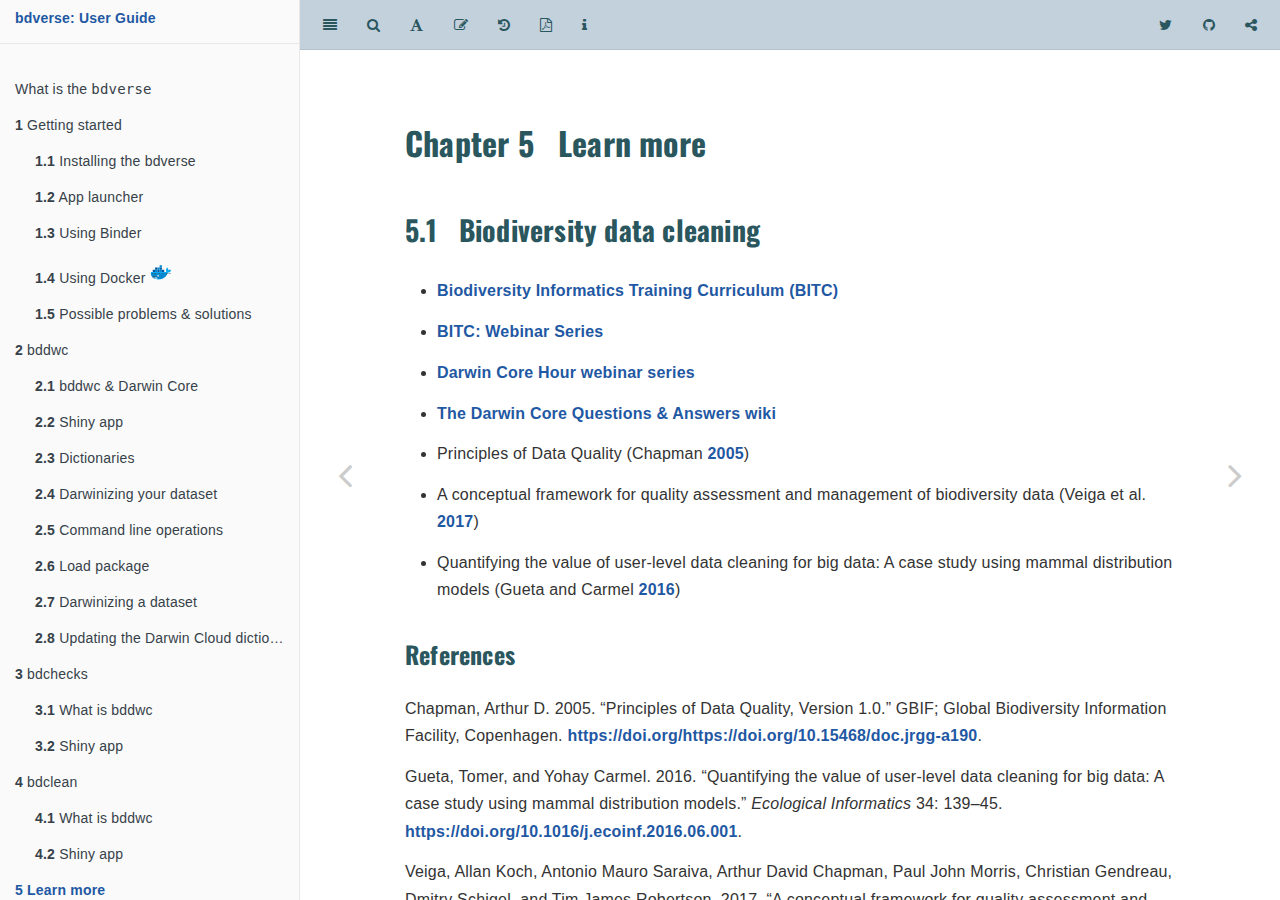
<file: docs/learn.html>
<!DOCTYPE html>
<html xmlns="http://www.w3.org/1999/xhtml" lang="" xml:lang="">
<head>

  <meta charset="utf-8" />
  <meta http-equiv="X-UA-Compatible" content="IE=edge" />
  <title>Chapter 5 Learn more | bdverse: User Guide</title>
  <meta name="description" content="… TBA" />
  <meta name="generator" content="bookdown 0.13 and GitBook 2.6.7" />

  <meta property="og:title" content="Chapter 5 Learn more | bdverse: User Guide" />
  <meta property="og:type" content="book" />
  <meta property="og:url" content="https://bd-R.github.io/bdverse-user-guide/" />
  <meta property="og:image" content="https://bd-R.github.io/bdverse-user-guide/images/under_construction.jpg" />
  <meta property="og:description" content="… TBA" />
  <meta name="github-repo" content="bd-R/bdverse-user-guide" />

  <meta name="twitter:card" content="summary" />
  <meta name="twitter:title" content="Chapter 5 Learn more | bdverse: User Guide" />
  
  <meta name="twitter:description" content="… TBA" />
  <meta name="twitter:image" content="https://bd-R.github.io/bdverse-user-guide/images/under_construction.jpg" />

<meta name="author" content="The bdverse team" />


<meta name="date" content="2019-09-09" />

  <meta name="viewport" content="width=device-width, initial-scale=1" />
  <meta name="apple-mobile-web-app-capable" content="yes" />
  <meta name="apple-mobile-web-app-status-bar-style" content="black" />
  <link rel="apple-touch-icon-precomposed" sizes="120x120" href="images/bd-R_icon.png" />
  <link rel="shortcut icon" href="images/favicon.ico" type="image/x-icon" />
<link rel="prev" href="bdclean.html"/>
<link rel="next" href="guidenews.html"/>
<script src="libs/jquery-2.2.3/jquery.min.js"></script>
<link href="libs/gitbook-2.6.7/css/style.css" rel="stylesheet" />
<link href="libs/gitbook-2.6.7/css/plugin-table.css" rel="stylesheet" />
<link href="libs/gitbook-2.6.7/css/plugin-bookdown.css" rel="stylesheet" />
<link href="libs/gitbook-2.6.7/css/plugin-highlight.css" rel="stylesheet" />
<link href="libs/gitbook-2.6.7/css/plugin-search.css" rel="stylesheet" />
<link href="libs/gitbook-2.6.7/css/plugin-fontsettings.css" rel="stylesheet" />









<style type="text/css">
a.sourceLine { display: inline-block; line-height: 1.25; }
a.sourceLine { pointer-events: none; color: inherit; text-decoration: inherit; }
a.sourceLine:empty { height: 1.2em; }
.sourceCode { overflow: visible; }
code.sourceCode { white-space: pre; position: relative; }
pre.sourceCode { margin: 0; }
@media screen {
div.sourceCode { overflow: auto; }
}
@media print {
code.sourceCode { white-space: pre-wrap; }
a.sourceLine { text-indent: -1em; padding-left: 1em; }
}
pre.numberSource a.sourceLine
  { position: relative; left: -4em; }
pre.numberSource a.sourceLine::before
  { content: attr(title);
    position: relative; left: -1em; text-align: right; vertical-align: baseline;
    border: none; pointer-events: all; display: inline-block;
    -webkit-touch-callout: none; -webkit-user-select: none;
    -khtml-user-select: none; -moz-user-select: none;
    -ms-user-select: none; user-select: none;
    padding: 0 4px; width: 4em;
    color: #aaaaaa;
  }
pre.numberSource { margin-left: 3em; border-left: 1px solid #aaaaaa;  padding-left: 4px; }
div.sourceCode
  {  }
@media screen {
a.sourceLine::before { text-decoration: underline; }
}
code span.al { color: #ff0000; font-weight: bold; } /* Alert */
code span.an { color: #60a0b0; font-weight: bold; font-style: italic; } /* Annotation */
code span.at { color: #7d9029; } /* Attribute */
code span.bn { color: #40a070; } /* BaseN */
code span.bu { } /* BuiltIn */
code span.cf { color: #007020; font-weight: bold; } /* ControlFlow */
code span.ch { color: #4070a0; } /* Char */
code span.cn { color: #880000; } /* Constant */
code span.co { color: #60a0b0; font-style: italic; } /* Comment */
code span.cv { color: #60a0b0; font-weight: bold; font-style: italic; } /* CommentVar */
code span.do { color: #ba2121; font-style: italic; } /* Documentation */
code span.dt { color: #902000; } /* DataType */
code span.dv { color: #40a070; } /* DecVal */
code span.er { color: #ff0000; font-weight: bold; } /* Error */
code span.ex { } /* Extension */
code span.fl { color: #40a070; } /* Float */
code span.fu { color: #06287e; } /* Function */
code span.im { } /* Import */
code span.in { color: #60a0b0; font-weight: bold; font-style: italic; } /* Information */
code span.kw { color: #007020; font-weight: bold; } /* Keyword */
code span.op { color: #666666; } /* Operator */
code span.ot { color: #007020; } /* Other */
code span.pp { color: #bc7a00; } /* Preprocessor */
code span.sc { color: #4070a0; } /* SpecialChar */
code span.ss { color: #bb6688; } /* SpecialString */
code span.st { color: #4070a0; } /* String */
code span.va { color: #19177c; } /* Variable */
code span.vs { color: #4070a0; } /* VerbatimString */
code span.wa { color: #60a0b0; font-weight: bold; font-style: italic; } /* Warning */
</style>

<link rel="stylesheet" href="style.css" type="text/css" />
</head>

<body>



  <div class="book without-animation with-summary font-size-2 font-family-1" data-basepath=".">

    <div class="book-summary">
      <nav role="navigation">

<ul class="summary">
<li><a href="./">bdverse: User Guide</a></li>

<li class="divider"></li>
<li><a href="index.html#section"></a></li>
<li><a href="what-is-the-bdverse.html#what-is-the-bdverse">What is the <code>bdverse</code></a></li>
<li class="chapter" data-level="1" data-path="start.html"><a href="start.html"><i class="fa fa-check"></i><b>1</b> Getting started</a><ul>
<li class="chapter" data-level="1.1" data-path="start.html"><a href="start.html#installing-the-bdverse"><i class="fa fa-check"></i><b>1.1</b> Installing the bdverse</a><ul>
<li class="chapter" data-level="1.1.1" data-path="start.html"><a href="start.html#soon-a-stable-version-from-cran"><i class="fa fa-check"></i><b>1.1.1</b> <span style="color:red"> Soon: a stable version from CRAN</span></a></li>
</ul></li>
<li class="chapter" data-level="1.2" data-path="start.html"><a href="start.html#app-launcher"><i class="fa fa-check"></i><b>1.2</b> App launcher</a></li>
<li class="chapter" data-level="1.3" data-path="start.html"><a href="start.html#using-binder"><i class="fa fa-check"></i><b>1.3</b> Using Binder</a></li>
<li class="chapter" data-level="1.4" data-path="start.html"><a href="start.html#using-docker"><i class="fa fa-check"></i><b>1.4</b> Using Docker <img src="images/icons8-docker.svg" title="docker" width="22" /></a></li>
<li class="chapter" data-level="1.5" data-path="start.html"><a href="start.html#possible-problems-solutions"><i class="fa fa-check"></i><b>1.5</b> Possible problems &amp; solutions</a></li>
</ul></li>
<li class="chapter" data-level="2" data-path="bddwc.html"><a href="bddwc.html"><i class="fa fa-check"></i><b>2</b> bddwc</a><ul>
<li class="chapter" data-level="2.1" data-path="bddwc.html"><a href="bddwc.html#bddwc-darwin-core"><i class="fa fa-check"></i><b>2.1</b> bddwc &amp; Darwin Core</a><ul>
<li class="chapter" data-level="" data-path="bddwc.html"><a href="bddwc.html#what-is-the-darwin-core-standard"><i class="fa fa-check"></i>What is the Darwin Core standard?</a></li>
<li class="chapter" data-level="" data-path="bddwc.html"><a href="bddwc.html#why-its-important-to-darwinize-a-dataset"><i class="fa fa-check"></i>Why it’s important to “Darwinize” a dataset</a></li>
</ul></li>
<li class="chapter" data-level="2.2" data-path="bddwc.html"><a href="bddwc.html#shiny-app"><i class="fa fa-check"></i><b>2.2</b> Shiny app</a><ul>
<li class="chapter" data-level="2.2.1" data-path="bddwc.html"><a href="bddwc.html#launching-the-app"><i class="fa fa-check"></i><b>2.2.1</b> Launching the app</a></li>
<li class="chapter" data-level="2.2.2" data-path="bddwc.html"><a href="bddwc.html#app-overview"><i class="fa fa-check"></i><b>2.2.2</b> App overview</a></li>
<li class="chapter" data-level="2.2.3" data-path="bddwc.html"><a href="bddwc.html#dataupload"><i class="fa fa-check"></i><b>2.2.3</b> Data upload</a></li>
<li class="chapter" data-level="2.2.4" data-path="bddwc.html"><a href="bddwc.html#datadownload"><i class="fa fa-check"></i><b>2.2.4</b> From an online database</a></li>
</ul></li>
<li class="chapter" data-level="2.3" data-path="bddwc.html"><a href="bddwc.html#dictionaries"><i class="fa fa-check"></i><b>2.3</b> Dictionaries</a><ul>
<li class="chapter" data-level="2.3.1" data-path="bddwc.html"><a href="bddwc.html#the-darwin-cloud-dictionary"><i class="fa fa-check"></i><b>2.3.1</b> The Darwin Cloud dictionary</a></li>
<li class="chapter" data-level="2.3.2" data-path="bddwc.html"><a href="bddwc.html#custom-dictionary"><i class="fa fa-check"></i><b>2.3.2</b> Custom dictionary</a></li>
</ul></li>
<li class="chapter" data-level="2.4" data-path="bddwc.html"><a href="bddwc.html#darwinizing-your-dataset"><i class="fa fa-check"></i><b>2.4</b> Darwinizing your dataset</a><ul>
<li class="chapter" data-level="2.4.1" data-path="bddwc.html"><a href="bddwc.html#darwinizer-results"><i class="fa fa-check"></i><b>2.4.1</b> Darwinizer results</a></li>
<li class="chapter" data-level="2.4.2" data-path="bddwc.html"><a href="bddwc.html#download-your-darwinized-data"><i class="fa fa-check"></i><b>2.4.2</b> Download your Darwinized data</a></li>
<li class="chapter" data-level="2.4.3" data-path="bddwc.html"><a href="bddwc.html#closing-the-app"><i class="fa fa-check"></i><b>2.4.3</b> Closing the app</a></li>
</ul></li>
<li class="chapter" data-level="2.5" data-path="bddwc.html"><a href="bddwc.html#command-line-operations"><i class="fa fa-check"></i><b>2.5</b> Command line operations</a></li>
<li class="chapter" data-level="2.6" data-path="bddwc.html"><a href="bddwc.html#load-package"><i class="fa fa-check"></i><b>2.6</b> Load package</a></li>
<li class="chapter" data-level="2.7" data-path="bddwc.html"><a href="bddwc.html#darwinizing-a-dataset"><i class="fa fa-check"></i><b>2.7</b> Darwinizing a dataset</a></li>
<li class="chapter" data-level="2.8" data-path="bddwc.html"><a href="bddwc.html#updating-the-darwin-cloud-dictionary-1"><i class="fa fa-check"></i><b>2.8</b> Updating <span>the Darwin Cloud dictionary</span></a></li>
</ul></li>
<li class="chapter" data-level="3" data-path="bdchecks.html"><a href="bdchecks.html"><i class="fa fa-check"></i><b>3</b> bdchecks</a><ul>
<li class="chapter" data-level="3.1" data-path="bdchecks.html"><a href="bdchecks.html#what-is-bddwc"><i class="fa fa-check"></i><b>3.1</b> What is bddwc</a></li>
<li class="chapter" data-level="3.2" data-path="bdchecks.html"><a href="bdchecks.html#shiny-app-1"><i class="fa fa-check"></i><b>3.2</b> Shiny app</a></li>
</ul></li>
<li class="chapter" data-level="4" data-path="bdclean.html"><a href="bdclean.html"><i class="fa fa-check"></i><b>4</b> bdclean</a><ul>
<li class="chapter" data-level="4.1" data-path="bdclean.html"><a href="bdclean.html#what-is-bddwc-1"><i class="fa fa-check"></i><b>4.1</b> What is bddwc</a></li>
<li class="chapter" data-level="4.2" data-path="bdclean.html"><a href="bdclean.html#shiny-app-2"><i class="fa fa-check"></i><b>4.2</b> Shiny app</a></li>
</ul></li>
<li class="chapter" data-level="5" data-path="learn.html"><a href="learn.html"><i class="fa fa-check"></i><b>5</b> Learn more</a><ul>
<li class="chapter" data-level="5.1" data-path="learn.html"><a href="learn.html#biodiversity-data-cleaning"><i class="fa fa-check"></i><b>5.1</b> Biodiversity data cleaning</a></li>
</ul></li>
<li class="chapter" data-level="6" data-path="guidenews.html"><a href="guidenews.html"><i class="fa fa-check"></i><b>6</b> Guide release notes</a><ul>
<li class="chapter" data-level="6.1" data-path="guidenews.html"><a href="guidenews.html#section-1"><i class="fa fa-check"></i><b>6.1</b> 0.0.1</a></li>
</ul></li>
<li class="chapter" data-level="7" data-path="references.html"><a href="references.html"><i class="fa fa-check"></i><b>7</b> References</a></li>
<li class="divider"></li>
<li><a href="https://bd-r.github.io/The-bdverse/the-bdverse-team.html" target="_blank"> (c) The bdverse team</a></li>

</ul>

      </nav>
    </div>

    <div class="book-body">
      <div class="body-inner">
        <div class="book-header" role="navigation">
          <h1>
            <i class="fa fa-circle-o-notch fa-spin"></i><a href="./">bdverse: User Guide</a>
          </h1>
        </div>

        <div class="page-wrapper" tabindex="-1" role="main">
          <div class="page-inner">

            <section class="normal" id="section-">
<div id="learn" class="section level1">
<h1><span class="header-section-number">Chapter 5</span> Learn more</h1>
<div id="biodiversity-data-cleaning" class="section level2">
<h2><span class="header-section-number">5.1</span> Biodiversity data cleaning</h2>
<ul>
<li><p><a href="http://biodiversity-informatics-training.org/" target="_blank">Biodiversity Informatics Training Curriculum (BITC)</a></p></li>
<li><p><a href="http://biodiversity-informatics-training.org/webinar-series/" target="_blank">BITC: Webinar Series</a></p></li>
<li><p><a href="https://github.com/tdwg/dwc-qa/wiki/Webinars" target="_blank">Darwin Core Hour webinar series</a></p></li>
<li><p><a href="https://github.com/tdwg/dwc-qa/wiki" target="_blank">The Darwin Core Questions &amp; Answers wiki</a></p></li>
<li><p>Principles of Data Quality <span class="citation">(Chapman <a href="#ref-Chapman2005">2005</a>)</span></p></li>
<li><p>A conceptual framework for quality assessment and management of biodiversity data <span class="citation">(Veiga et al. <a href="#ref-Veiga2017">2017</a>)</span></p></li>
<li><p>Quantifying the value of user-level data cleaning for big data: A case study using mammal distribution models <span class="citation">(Gueta and Carmel <a href="#ref-Gueta2016">2016</a>)</span></p></li>
</ul>

</div>
</div>
<h3> References</h3>
<div id="refs" class="references">
<div id="ref-Chapman2005">
<p>Chapman, Arthur D. 2005. “Principles of Data Quality, Version 1.0.” GBIF; Global Biodiversity Information Facility, Copenhagen. <a href="https://doi.org/https://doi.org/10.15468/doc.jrgg-a190">https://doi.org/https://doi.org/10.15468/doc.jrgg-a190</a>.</p>
</div>
<div id="ref-Gueta2016">
<p>Gueta, Tomer, and Yohay Carmel. 2016. “Quantifying the value of user-level data cleaning for big data: A case study using mammal distribution models.” <em>Ecological Informatics</em> 34: 139–45. <a href="https://doi.org/10.1016/j.ecoinf.2016.06.001">https://doi.org/10.1016/j.ecoinf.2016.06.001</a>.</p>
</div>
<div id="ref-Veiga2017">
<p>Veiga, Allan Koch, Antonio Mauro Saraiva, Arthur David Chapman, Paul John Morris, Christian Gendreau, Dmitry Schigel, and Tim James Robertson. 2017. “A conceptual framework for quality assessment and management of biodiversity data.” Edited by Ulrich Melcher. <em>PLOS ONE</em> 12 (6): e0178731. <a href="https://doi.org/10.1371/journal.pone.0178731">https://doi.org/10.1371/journal.pone.0178731</a>.</p>
</div>
</div>
            </section>

          </div>
        </div>
      </div>
<a href="bdclean.html" class="navigation navigation-prev " aria-label="Previous page"><i class="fa fa-angle-left"></i></a>
<a href="guidenews.html" class="navigation navigation-next " aria-label="Next page"><i class="fa fa-angle-right"></i></a>
    </div>
  </div>
<script src="libs/gitbook-2.6.7/js/app.min.js"></script>
<script src="libs/gitbook-2.6.7/js/lunr.js"></script>
<script src="libs/gitbook-2.6.7/js/plugin-search.js"></script>
<script src="libs/gitbook-2.6.7/js/plugin-sharing.js"></script>
<script src="libs/gitbook-2.6.7/js/plugin-fontsettings.js"></script>
<script src="libs/gitbook-2.6.7/js/plugin-bookdown.js"></script>
<script src="libs/gitbook-2.6.7/js/jquery.highlight.js"></script>
<script>
gitbook.require(["gitbook"], function(gitbook) {
gitbook.start({
"sharing": {
"github": true,
"facebook": false,
"twitter": true,
"google": false,
"linkedin": false,
"weibo": false,
"instapaper": false,
"vk": false,
"all": ["facebook", "google", "twitter", "linkedin", "weibo", "instapaper"]
},
"fontsettings": {
"theme": "white",
"family": "sans",
"size": 2
},
"edit": {
"link": "https://github.com/bd-R/bdverse-developing-guide/edit/dev/learn.Rmd",
"text": "Edit this chapter"
},
"history": {
"link": "https://github.com/bd-R/bdverse-developing-guide/commits/master/learn.Rmd",
"text": "Chapter edit history"
},
"download": ["bdverse-user-guide.pdf"],
"toc": {
"collapse": "subsection"
}
});
});
</script>

</body>

</html>
</file>
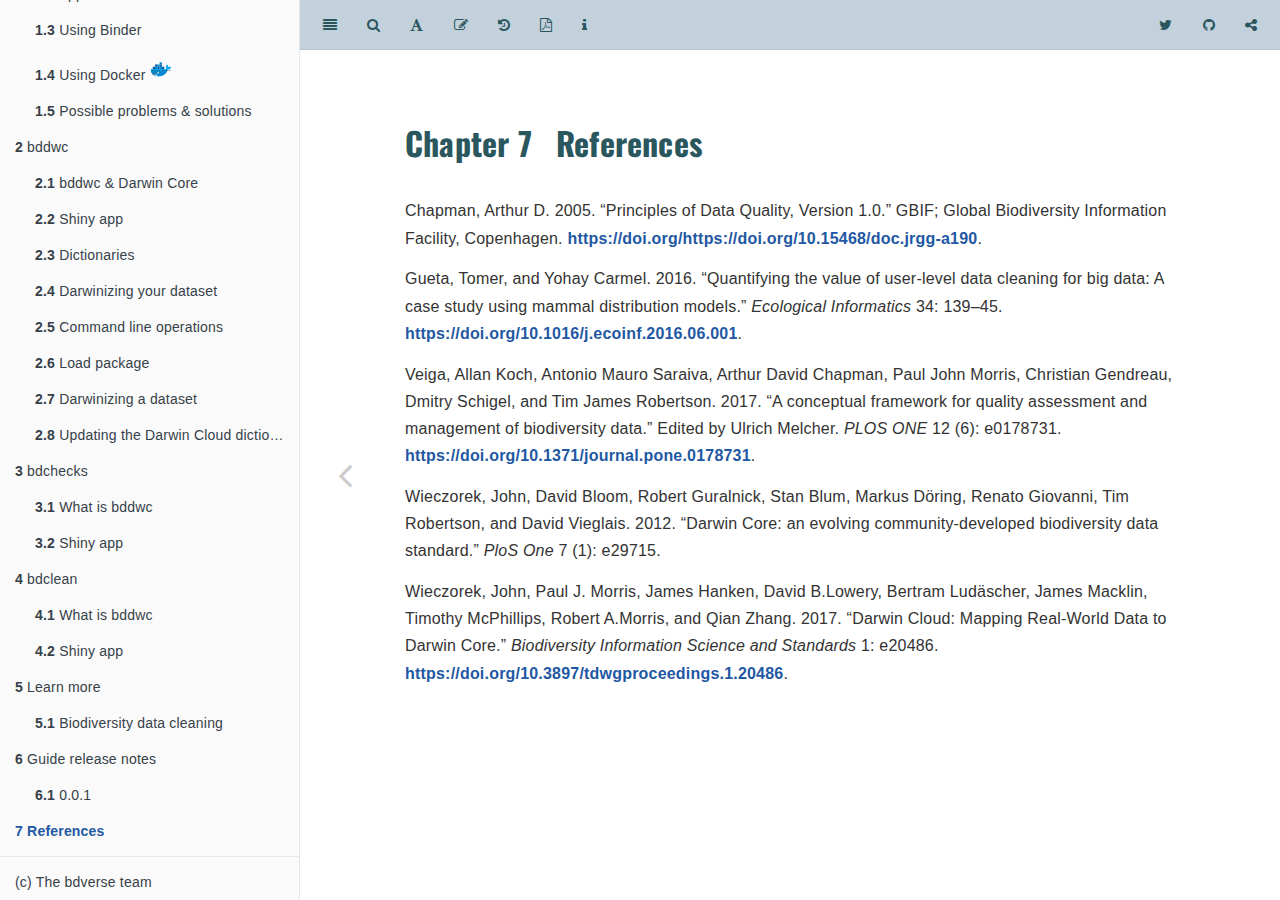
<file: docs/references.html>
<!DOCTYPE html>
<html xmlns="http://www.w3.org/1999/xhtml" lang="" xml:lang="">
<head>

  <meta charset="utf-8" />
  <meta http-equiv="X-UA-Compatible" content="IE=edge" />
  <title>Chapter 7 References | bdverse: User Guide</title>
  <meta name="description" content="… TBA" />
  <meta name="generator" content="bookdown 0.13 and GitBook 2.6.7" />

  <meta property="og:title" content="Chapter 7 References | bdverse: User Guide" />
  <meta property="og:type" content="book" />
  <meta property="og:url" content="https://bd-R.github.io/bdverse-user-guide/" />
  <meta property="og:image" content="https://bd-R.github.io/bdverse-user-guide/images/under_construction.jpg" />
  <meta property="og:description" content="… TBA" />
  <meta name="github-repo" content="bd-R/bdverse-user-guide" />

  <meta name="twitter:card" content="summary" />
  <meta name="twitter:title" content="Chapter 7 References | bdverse: User Guide" />
  
  <meta name="twitter:description" content="… TBA" />
  <meta name="twitter:image" content="https://bd-R.github.io/bdverse-user-guide/images/under_construction.jpg" />

<meta name="author" content="The bdverse team" />


<meta name="date" content="2019-09-09" />

  <meta name="viewport" content="width=device-width, initial-scale=1" />
  <meta name="apple-mobile-web-app-capable" content="yes" />
  <meta name="apple-mobile-web-app-status-bar-style" content="black" />
  <link rel="apple-touch-icon-precomposed" sizes="120x120" href="images/bd-R_icon.png" />
  <link rel="shortcut icon" href="images/favicon.ico" type="image/x-icon" />
<link rel="prev" href="guidenews.html"/>

<script src="libs/jquery-2.2.3/jquery.min.js"></script>
<link href="libs/gitbook-2.6.7/css/style.css" rel="stylesheet" />
<link href="libs/gitbook-2.6.7/css/plugin-table.css" rel="stylesheet" />
<link href="libs/gitbook-2.6.7/css/plugin-bookdown.css" rel="stylesheet" />
<link href="libs/gitbook-2.6.7/css/plugin-highlight.css" rel="stylesheet" />
<link href="libs/gitbook-2.6.7/css/plugin-search.css" rel="stylesheet" />
<link href="libs/gitbook-2.6.7/css/plugin-fontsettings.css" rel="stylesheet" />









<style type="text/css">
a.sourceLine { display: inline-block; line-height: 1.25; }
a.sourceLine { pointer-events: none; color: inherit; text-decoration: inherit; }
a.sourceLine:empty { height: 1.2em; }
.sourceCode { overflow: visible; }
code.sourceCode { white-space: pre; position: relative; }
pre.sourceCode { margin: 0; }
@media screen {
div.sourceCode { overflow: auto; }
}
@media print {
code.sourceCode { white-space: pre-wrap; }
a.sourceLine { text-indent: -1em; padding-left: 1em; }
}
pre.numberSource a.sourceLine
  { position: relative; left: -4em; }
pre.numberSource a.sourceLine::before
  { content: attr(title);
    position: relative; left: -1em; text-align: right; vertical-align: baseline;
    border: none; pointer-events: all; display: inline-block;
    -webkit-touch-callout: none; -webkit-user-select: none;
    -khtml-user-select: none; -moz-user-select: none;
    -ms-user-select: none; user-select: none;
    padding: 0 4px; width: 4em;
    color: #aaaaaa;
  }
pre.numberSource { margin-left: 3em; border-left: 1px solid #aaaaaa;  padding-left: 4px; }
div.sourceCode
  {  }
@media screen {
a.sourceLine::before { text-decoration: underline; }
}
code span.al { color: #ff0000; font-weight: bold; } /* Alert */
code span.an { color: #60a0b0; font-weight: bold; font-style: italic; } /* Annotation */
code span.at { color: #7d9029; } /* Attribute */
code span.bn { color: #40a070; } /* BaseN */
code span.bu { } /* BuiltIn */
code span.cf { color: #007020; font-weight: bold; } /* ControlFlow */
code span.ch { color: #4070a0; } /* Char */
code span.cn { color: #880000; } /* Constant */
code span.co { color: #60a0b0; font-style: italic; } /* Comment */
code span.cv { color: #60a0b0; font-weight: bold; font-style: italic; } /* CommentVar */
code span.do { color: #ba2121; font-style: italic; } /* Documentation */
code span.dt { color: #902000; } /* DataType */
code span.dv { color: #40a070; } /* DecVal */
code span.er { color: #ff0000; font-weight: bold; } /* Error */
code span.ex { } /* Extension */
code span.fl { color: #40a070; } /* Float */
code span.fu { color: #06287e; } /* Function */
code span.im { } /* Import */
code span.in { color: #60a0b0; font-weight: bold; font-style: italic; } /* Information */
code span.kw { color: #007020; font-weight: bold; } /* Keyword */
code span.op { color: #666666; } /* Operator */
code span.ot { color: #007020; } /* Other */
code span.pp { color: #bc7a00; } /* Preprocessor */
code span.sc { color: #4070a0; } /* SpecialChar */
code span.ss { color: #bb6688; } /* SpecialString */
code span.st { color: #4070a0; } /* String */
code span.va { color: #19177c; } /* Variable */
code span.vs { color: #4070a0; } /* VerbatimString */
code span.wa { color: #60a0b0; font-weight: bold; font-style: italic; } /* Warning */
</style>

<link rel="stylesheet" href="style.css" type="text/css" />
</head>

<body>



  <div class="book without-animation with-summary font-size-2 font-family-1" data-basepath=".">

    <div class="book-summary">
      <nav role="navigation">

<ul class="summary">
<li><a href="./">bdverse: User Guide</a></li>

<li class="divider"></li>
<li><a href="index.html#section"></a></li>
<li><a href="what-is-the-bdverse.html#what-is-the-bdverse">What is the <code>bdverse</code></a></li>
<li class="chapter" data-level="1" data-path="start.html"><a href="start.html"><i class="fa fa-check"></i><b>1</b> Getting started</a><ul>
<li class="chapter" data-level="1.1" data-path="start.html"><a href="start.html#installing-the-bdverse"><i class="fa fa-check"></i><b>1.1</b> Installing the bdverse</a><ul>
<li class="chapter" data-level="1.1.1" data-path="start.html"><a href="start.html#soon-a-stable-version-from-cran"><i class="fa fa-check"></i><b>1.1.1</b> <span style="color:red"> Soon: a stable version from CRAN</span></a></li>
</ul></li>
<li class="chapter" data-level="1.2" data-path="start.html"><a href="start.html#app-launcher"><i class="fa fa-check"></i><b>1.2</b> App launcher</a></li>
<li class="chapter" data-level="1.3" data-path="start.html"><a href="start.html#using-binder"><i class="fa fa-check"></i><b>1.3</b> Using Binder</a></li>
<li class="chapter" data-level="1.4" data-path="start.html"><a href="start.html#using-docker"><i class="fa fa-check"></i><b>1.4</b> Using Docker <img src="images/icons8-docker.svg" title="docker" width="22" /></a></li>
<li class="chapter" data-level="1.5" data-path="start.html"><a href="start.html#possible-problems-solutions"><i class="fa fa-check"></i><b>1.5</b> Possible problems &amp; solutions</a></li>
</ul></li>
<li class="chapter" data-level="2" data-path="bddwc.html"><a href="bddwc.html"><i class="fa fa-check"></i><b>2</b> bddwc</a><ul>
<li class="chapter" data-level="2.1" data-path="bddwc.html"><a href="bddwc.html#bddwc-darwin-core"><i class="fa fa-check"></i><b>2.1</b> bddwc &amp; Darwin Core</a><ul>
<li class="chapter" data-level="" data-path="bddwc.html"><a href="bddwc.html#what-is-the-darwin-core-standard"><i class="fa fa-check"></i>What is the Darwin Core standard?</a></li>
<li class="chapter" data-level="" data-path="bddwc.html"><a href="bddwc.html#why-its-important-to-darwinize-a-dataset"><i class="fa fa-check"></i>Why it’s important to “Darwinize” a dataset</a></li>
</ul></li>
<li class="chapter" data-level="2.2" data-path="bddwc.html"><a href="bddwc.html#shiny-app"><i class="fa fa-check"></i><b>2.2</b> Shiny app</a><ul>
<li class="chapter" data-level="2.2.1" data-path="bddwc.html"><a href="bddwc.html#launching-the-app"><i class="fa fa-check"></i><b>2.2.1</b> Launching the app</a></li>
<li class="chapter" data-level="2.2.2" data-path="bddwc.html"><a href="bddwc.html#app-overview"><i class="fa fa-check"></i><b>2.2.2</b> App overview</a></li>
<li class="chapter" data-level="2.2.3" data-path="bddwc.html"><a href="bddwc.html#dataupload"><i class="fa fa-check"></i><b>2.2.3</b> Data upload</a></li>
<li class="chapter" data-level="2.2.4" data-path="bddwc.html"><a href="bddwc.html#datadownload"><i class="fa fa-check"></i><b>2.2.4</b> From an online database</a></li>
</ul></li>
<li class="chapter" data-level="2.3" data-path="bddwc.html"><a href="bddwc.html#dictionaries"><i class="fa fa-check"></i><b>2.3</b> Dictionaries</a><ul>
<li class="chapter" data-level="2.3.1" data-path="bddwc.html"><a href="bddwc.html#the-darwin-cloud-dictionary"><i class="fa fa-check"></i><b>2.3.1</b> The Darwin Cloud dictionary</a></li>
<li class="chapter" data-level="2.3.2" data-path="bddwc.html"><a href="bddwc.html#custom-dictionary"><i class="fa fa-check"></i><b>2.3.2</b> Custom dictionary</a></li>
</ul></li>
<li class="chapter" data-level="2.4" data-path="bddwc.html"><a href="bddwc.html#darwinizing-your-dataset"><i class="fa fa-check"></i><b>2.4</b> Darwinizing your dataset</a><ul>
<li class="chapter" data-level="2.4.1" data-path="bddwc.html"><a href="bddwc.html#darwinizer-results"><i class="fa fa-check"></i><b>2.4.1</b> Darwinizer results</a></li>
<li class="chapter" data-level="2.4.2" data-path="bddwc.html"><a href="bddwc.html#download-your-darwinized-data"><i class="fa fa-check"></i><b>2.4.2</b> Download your Darwinized data</a></li>
<li class="chapter" data-level="2.4.3" data-path="bddwc.html"><a href="bddwc.html#closing-the-app"><i class="fa fa-check"></i><b>2.4.3</b> Closing the app</a></li>
</ul></li>
<li class="chapter" data-level="2.5" data-path="bddwc.html"><a href="bddwc.html#command-line-operations"><i class="fa fa-check"></i><b>2.5</b> Command line operations</a></li>
<li class="chapter" data-level="2.6" data-path="bddwc.html"><a href="bddwc.html#load-package"><i class="fa fa-check"></i><b>2.6</b> Load package</a></li>
<li class="chapter" data-level="2.7" data-path="bddwc.html"><a href="bddwc.html#darwinizing-a-dataset"><i class="fa fa-check"></i><b>2.7</b> Darwinizing a dataset</a></li>
<li class="chapter" data-level="2.8" data-path="bddwc.html"><a href="bddwc.html#updating-the-darwin-cloud-dictionary-1"><i class="fa fa-check"></i><b>2.8</b> Updating <span>the Darwin Cloud dictionary</span></a></li>
</ul></li>
<li class="chapter" data-level="3" data-path="bdchecks.html"><a href="bdchecks.html"><i class="fa fa-check"></i><b>3</b> bdchecks</a><ul>
<li class="chapter" data-level="3.1" data-path="bdchecks.html"><a href="bdchecks.html#what-is-bddwc"><i class="fa fa-check"></i><b>3.1</b> What is bddwc</a></li>
<li class="chapter" data-level="3.2" data-path="bdchecks.html"><a href="bdchecks.html#shiny-app-1"><i class="fa fa-check"></i><b>3.2</b> Shiny app</a></li>
</ul></li>
<li class="chapter" data-level="4" data-path="bdclean.html"><a href="bdclean.html"><i class="fa fa-check"></i><b>4</b> bdclean</a><ul>
<li class="chapter" data-level="4.1" data-path="bdclean.html"><a href="bdclean.html#what-is-bddwc-1"><i class="fa fa-check"></i><b>4.1</b> What is bddwc</a></li>
<li class="chapter" data-level="4.2" data-path="bdclean.html"><a href="bdclean.html#shiny-app-2"><i class="fa fa-check"></i><b>4.2</b> Shiny app</a></li>
</ul></li>
<li class="chapter" data-level="5" data-path="learn.html"><a href="learn.html"><i class="fa fa-check"></i><b>5</b> Learn more</a><ul>
<li class="chapter" data-level="5.1" data-path="learn.html"><a href="learn.html#biodiversity-data-cleaning"><i class="fa fa-check"></i><b>5.1</b> Biodiversity data cleaning</a></li>
</ul></li>
<li class="chapter" data-level="6" data-path="guidenews.html"><a href="guidenews.html"><i class="fa fa-check"></i><b>6</b> Guide release notes</a><ul>
<li class="chapter" data-level="6.1" data-path="guidenews.html"><a href="guidenews.html#section-1"><i class="fa fa-check"></i><b>6.1</b> 0.0.1</a></li>
</ul></li>
<li class="chapter" data-level="7" data-path="references.html"><a href="references.html"><i class="fa fa-check"></i><b>7</b> References</a></li>
<li class="divider"></li>
<li><a href="https://bd-r.github.io/The-bdverse/the-bdverse-team.html" target="_blank"> (c) The bdverse team</a></li>

</ul>

      </nav>
    </div>

    <div class="book-body">
      <div class="body-inner">
        <div class="book-header" role="navigation">
          <h1>
            <i class="fa fa-circle-o-notch fa-spin"></i><a href="./">bdverse: User Guide</a>
          </h1>
        </div>

        <div class="page-wrapper" tabindex="-1" role="main">
          <div class="page-inner">

            <section class="normal" id="section-">
<div id="references" class="section level1">
<h1><span class="header-section-number">Chapter 7</span> References</h1>

<div id="refs" class="references">
<div>
<p>Chapman, Arthur D. 2005. “Principles of Data Quality, Version 1.0.” GBIF; Global Biodiversity Information Facility, Copenhagen. <a href="https://doi.org/https://doi.org/10.15468/doc.jrgg-a190">https://doi.org/https://doi.org/10.15468/doc.jrgg-a190</a>.</p>
</div>
<div>
<p>Gueta, Tomer, and Yohay Carmel. 2016. “Quantifying the value of user-level data cleaning for big data: A case study using mammal distribution models.” <em>Ecological Informatics</em> 34: 139–45. <a href="https://doi.org/10.1016/j.ecoinf.2016.06.001">https://doi.org/10.1016/j.ecoinf.2016.06.001</a>.</p>
</div>
<div>
<p>Veiga, Allan Koch, Antonio Mauro Saraiva, Arthur David Chapman, Paul John Morris, Christian Gendreau, Dmitry Schigel, and Tim James Robertson. 2017. “A conceptual framework for quality assessment and management of biodiversity data.” Edited by Ulrich Melcher. <em>PLOS ONE</em> 12 (6): e0178731. <a href="https://doi.org/10.1371/journal.pone.0178731">https://doi.org/10.1371/journal.pone.0178731</a>.</p>
</div>
<div>
<p>Wieczorek, John, David Bloom, Robert Guralnick, Stan Blum, Markus Döring, Renato Giovanni, Tim Robertson, and David Vieglais. 2012. “Darwin Core: an evolving community-developed biodiversity data standard.” <em>PloS One</em> 7 (1): e29715.</p>
</div>
<div>
<p>Wieczorek, John, Paul J. Morris, James Hanken, David B.Lowery, Bertram Ludäscher, James Macklin, Timothy McPhillips, Robert A.Morris, and Qian Zhang. 2017. “Darwin Cloud: Mapping Real-World Data to Darwin Core.” <em>Biodiversity Information Science and Standards</em> 1: e20486. <a href="https://doi.org/10.3897/tdwgproceedings.1.20486">https://doi.org/10.3897/tdwgproceedings.1.20486</a>.</p>
</div>
</div>
</div>
            </section>

          </div>
        </div>
      </div>
<a href="guidenews.html" class="navigation navigation-prev navigation-unique" aria-label="Previous page"><i class="fa fa-angle-left"></i></a>

    </div>
  </div>
<script src="libs/gitbook-2.6.7/js/app.min.js"></script>
<script src="libs/gitbook-2.6.7/js/lunr.js"></script>
<script src="libs/gitbook-2.6.7/js/plugin-search.js"></script>
<script src="libs/gitbook-2.6.7/js/plugin-sharing.js"></script>
<script src="libs/gitbook-2.6.7/js/plugin-fontsettings.js"></script>
<script src="libs/gitbook-2.6.7/js/plugin-bookdown.js"></script>
<script src="libs/gitbook-2.6.7/js/jquery.highlight.js"></script>
<script>
gitbook.require(["gitbook"], function(gitbook) {
gitbook.start({
"sharing": {
"github": true,
"facebook": false,
"twitter": true,
"google": false,
"linkedin": false,
"weibo": false,
"instapaper": false,
"vk": false,
"all": ["facebook", "google", "twitter", "linkedin", "weibo", "instapaper"]
},
"fontsettings": {
"theme": "white",
"family": "sans",
"size": 2
},
"edit": {
"link": "https://github.com/bd-R/bdverse-developing-guide/edit/dev/news.Rmd",
"text": "Edit this chapter"
},
"history": {
"link": "https://github.com/bd-R/bdverse-developing-guide/commits/master/news.Rmd",
"text": "Chapter edit history"
},
"download": ["bdverse-user-guide.pdf"],
"toc": {
"collapse": "subsection"
}
});
});
</script>

</body>

</html>
</file>
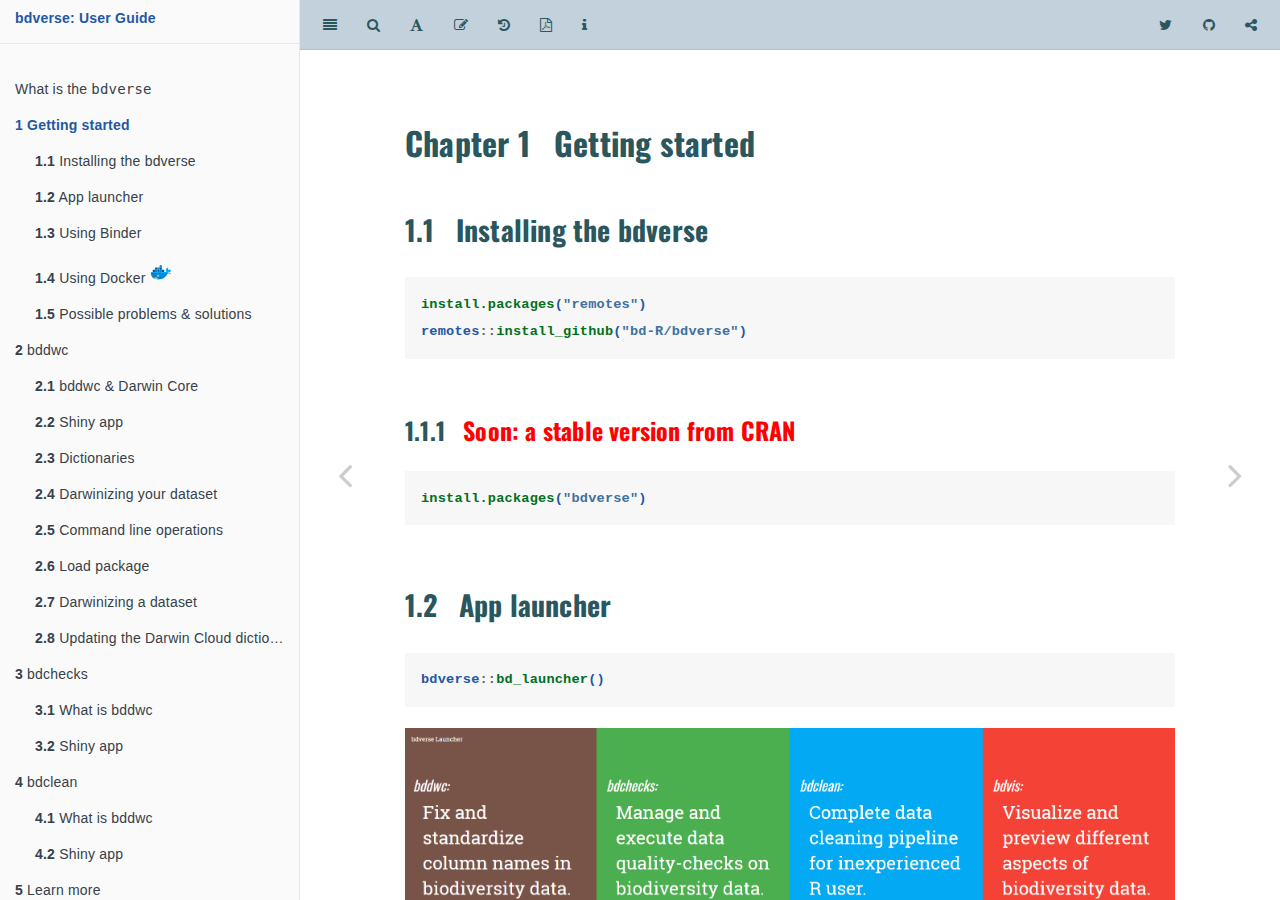
<file: docs/start.html>
<!DOCTYPE html>
<html xmlns="http://www.w3.org/1999/xhtml" lang="" xml:lang="">
<head>

  <meta charset="utf-8" />
  <meta http-equiv="X-UA-Compatible" content="IE=edge" />
  <title>Chapter 1 Getting started | bdverse: User Guide</title>
  <meta name="description" content="… TBA" />
  <meta name="generator" content="bookdown 0.13 and GitBook 2.6.7" />

  <meta property="og:title" content="Chapter 1 Getting started | bdverse: User Guide" />
  <meta property="og:type" content="book" />
  <meta property="og:url" content="https://bd-R.github.io/bdverse-user-guide/" />
  <meta property="og:image" content="https://bd-R.github.io/bdverse-user-guide/images/under_construction.jpg" />
  <meta property="og:description" content="… TBA" />
  <meta name="github-repo" content="bd-R/bdverse-user-guide" />

  <meta name="twitter:card" content="summary" />
  <meta name="twitter:title" content="Chapter 1 Getting started | bdverse: User Guide" />
  
  <meta name="twitter:description" content="… TBA" />
  <meta name="twitter:image" content="https://bd-R.github.io/bdverse-user-guide/images/under_construction.jpg" />

<meta name="author" content="The bdverse team" />


<meta name="date" content="2019-09-09" />

  <meta name="viewport" content="width=device-width, initial-scale=1" />
  <meta name="apple-mobile-web-app-capable" content="yes" />
  <meta name="apple-mobile-web-app-status-bar-style" content="black" />
  <link rel="apple-touch-icon-precomposed" sizes="120x120" href="images/bd-R_icon.png" />
  <link rel="shortcut icon" href="images/favicon.ico" type="image/x-icon" />
<link rel="prev" href="what-is-the-bdverse.html"/>
<link rel="next" href="bddwc.html"/>
<script src="libs/jquery-2.2.3/jquery.min.js"></script>
<link href="libs/gitbook-2.6.7/css/style.css" rel="stylesheet" />
<link href="libs/gitbook-2.6.7/css/plugin-table.css" rel="stylesheet" />
<link href="libs/gitbook-2.6.7/css/plugin-bookdown.css" rel="stylesheet" />
<link href="libs/gitbook-2.6.7/css/plugin-highlight.css" rel="stylesheet" />
<link href="libs/gitbook-2.6.7/css/plugin-search.css" rel="stylesheet" />
<link href="libs/gitbook-2.6.7/css/plugin-fontsettings.css" rel="stylesheet" />









<style type="text/css">
a.sourceLine { display: inline-block; line-height: 1.25; }
a.sourceLine { pointer-events: none; color: inherit; text-decoration: inherit; }
a.sourceLine:empty { height: 1.2em; }
.sourceCode { overflow: visible; }
code.sourceCode { white-space: pre; position: relative; }
pre.sourceCode { margin: 0; }
@media screen {
div.sourceCode { overflow: auto; }
}
@media print {
code.sourceCode { white-space: pre-wrap; }
a.sourceLine { text-indent: -1em; padding-left: 1em; }
}
pre.numberSource a.sourceLine
  { position: relative; left: -4em; }
pre.numberSource a.sourceLine::before
  { content: attr(title);
    position: relative; left: -1em; text-align: right; vertical-align: baseline;
    border: none; pointer-events: all; display: inline-block;
    -webkit-touch-callout: none; -webkit-user-select: none;
    -khtml-user-select: none; -moz-user-select: none;
    -ms-user-select: none; user-select: none;
    padding: 0 4px; width: 4em;
    color: #aaaaaa;
  }
pre.numberSource { margin-left: 3em; border-left: 1px solid #aaaaaa;  padding-left: 4px; }
div.sourceCode
  {  }
@media screen {
a.sourceLine::before { text-decoration: underline; }
}
code span.al { color: #ff0000; font-weight: bold; } /* Alert */
code span.an { color: #60a0b0; font-weight: bold; font-style: italic; } /* Annotation */
code span.at { color: #7d9029; } /* Attribute */
code span.bn { color: #40a070; } /* BaseN */
code span.bu { } /* BuiltIn */
code span.cf { color: #007020; font-weight: bold; } /* ControlFlow */
code span.ch { color: #4070a0; } /* Char */
code span.cn { color: #880000; } /* Constant */
code span.co { color: #60a0b0; font-style: italic; } /* Comment */
code span.cv { color: #60a0b0; font-weight: bold; font-style: italic; } /* CommentVar */
code span.do { color: #ba2121; font-style: italic; } /* Documentation */
code span.dt { color: #902000; } /* DataType */
code span.dv { color: #40a070; } /* DecVal */
code span.er { color: #ff0000; font-weight: bold; } /* Error */
code span.ex { } /* Extension */
code span.fl { color: #40a070; } /* Float */
code span.fu { color: #06287e; } /* Function */
code span.im { } /* Import */
code span.in { color: #60a0b0; font-weight: bold; font-style: italic; } /* Information */
code span.kw { color: #007020; font-weight: bold; } /* Keyword */
code span.op { color: #666666; } /* Operator */
code span.ot { color: #007020; } /* Other */
code span.pp { color: #bc7a00; } /* Preprocessor */
code span.sc { color: #4070a0; } /* SpecialChar */
code span.ss { color: #bb6688; } /* SpecialString */
code span.st { color: #4070a0; } /* String */
code span.va { color: #19177c; } /* Variable */
code span.vs { color: #4070a0; } /* VerbatimString */
code span.wa { color: #60a0b0; font-weight: bold; font-style: italic; } /* Warning */
</style>

<link rel="stylesheet" href="style.css" type="text/css" />
</head>

<body>



  <div class="book without-animation with-summary font-size-2 font-family-1" data-basepath=".">

    <div class="book-summary">
      <nav role="navigation">

<ul class="summary">
<li><a href="./">bdverse: User Guide</a></li>

<li class="divider"></li>
<li><a href="index.html#section"></a></li>
<li><a href="what-is-the-bdverse.html#what-is-the-bdverse">What is the <code>bdverse</code></a></li>
<li class="chapter" data-level="1" data-path="start.html"><a href="start.html"><i class="fa fa-check"></i><b>1</b> Getting started</a><ul>
<li class="chapter" data-level="1.1" data-path="start.html"><a href="start.html#installing-the-bdverse"><i class="fa fa-check"></i><b>1.1</b> Installing the bdverse</a><ul>
<li class="chapter" data-level="1.1.1" data-path="start.html"><a href="start.html#soon-a-stable-version-from-cran"><i class="fa fa-check"></i><b>1.1.1</b> <span style="color:red"> Soon: a stable version from CRAN</span></a></li>
</ul></li>
<li class="chapter" data-level="1.2" data-path="start.html"><a href="start.html#app-launcher"><i class="fa fa-check"></i><b>1.2</b> App launcher</a></li>
<li class="chapter" data-level="1.3" data-path="start.html"><a href="start.html#using-binder"><i class="fa fa-check"></i><b>1.3</b> Using Binder</a></li>
<li class="chapter" data-level="1.4" data-path="start.html"><a href="start.html#using-docker"><i class="fa fa-check"></i><b>1.4</b> Using Docker <img src="images/icons8-docker.svg" title="docker" width="22" /></a></li>
<li class="chapter" data-level="1.5" data-path="start.html"><a href="start.html#possible-problems-solutions"><i class="fa fa-check"></i><b>1.5</b> Possible problems &amp; solutions</a></li>
</ul></li>
<li class="chapter" data-level="2" data-path="bddwc.html"><a href="bddwc.html"><i class="fa fa-check"></i><b>2</b> bddwc</a><ul>
<li class="chapter" data-level="2.1" data-path="bddwc.html"><a href="bddwc.html#bddwc-darwin-core"><i class="fa fa-check"></i><b>2.1</b> bddwc &amp; Darwin Core</a><ul>
<li class="chapter" data-level="" data-path="bddwc.html"><a href="bddwc.html#what-is-the-darwin-core-standard"><i class="fa fa-check"></i>What is the Darwin Core standard?</a></li>
<li class="chapter" data-level="" data-path="bddwc.html"><a href="bddwc.html#why-its-important-to-darwinize-a-dataset"><i class="fa fa-check"></i>Why it’s important to “Darwinize” a dataset</a></li>
</ul></li>
<li class="chapter" data-level="2.2" data-path="bddwc.html"><a href="bddwc.html#shiny-app"><i class="fa fa-check"></i><b>2.2</b> Shiny app</a><ul>
<li class="chapter" data-level="2.2.1" data-path="bddwc.html"><a href="bddwc.html#launching-the-app"><i class="fa fa-check"></i><b>2.2.1</b> Launching the app</a></li>
<li class="chapter" data-level="2.2.2" data-path="bddwc.html"><a href="bddwc.html#app-overview"><i class="fa fa-check"></i><b>2.2.2</b> App overview</a></li>
<li class="chapter" data-level="2.2.3" data-path="bddwc.html"><a href="bddwc.html#dataupload"><i class="fa fa-check"></i><b>2.2.3</b> Data upload</a></li>
<li class="chapter" data-level="2.2.4" data-path="bddwc.html"><a href="bddwc.html#datadownload"><i class="fa fa-check"></i><b>2.2.4</b> From an online database</a></li>
</ul></li>
<li class="chapter" data-level="2.3" data-path="bddwc.html"><a href="bddwc.html#dictionaries"><i class="fa fa-check"></i><b>2.3</b> Dictionaries</a><ul>
<li class="chapter" data-level="2.3.1" data-path="bddwc.html"><a href="bddwc.html#the-darwin-cloud-dictionary"><i class="fa fa-check"></i><b>2.3.1</b> The Darwin Cloud dictionary</a></li>
<li class="chapter" data-level="2.3.2" data-path="bddwc.html"><a href="bddwc.html#custom-dictionary"><i class="fa fa-check"></i><b>2.3.2</b> Custom dictionary</a></li>
</ul></li>
<li class="chapter" data-level="2.4" data-path="bddwc.html"><a href="bddwc.html#darwinizing-your-dataset"><i class="fa fa-check"></i><b>2.4</b> Darwinizing your dataset</a><ul>
<li class="chapter" data-level="2.4.1" data-path="bddwc.html"><a href="bddwc.html#darwinizer-results"><i class="fa fa-check"></i><b>2.4.1</b> Darwinizer results</a></li>
<li class="chapter" data-level="2.4.2" data-path="bddwc.html"><a href="bddwc.html#download-your-darwinized-data"><i class="fa fa-check"></i><b>2.4.2</b> Download your Darwinized data</a></li>
<li class="chapter" data-level="2.4.3" data-path="bddwc.html"><a href="bddwc.html#closing-the-app"><i class="fa fa-check"></i><b>2.4.3</b> Closing the app</a></li>
</ul></li>
<li class="chapter" data-level="2.5" data-path="bddwc.html"><a href="bddwc.html#command-line-operations"><i class="fa fa-check"></i><b>2.5</b> Command line operations</a></li>
<li class="chapter" data-level="2.6" data-path="bddwc.html"><a href="bddwc.html#load-package"><i class="fa fa-check"></i><b>2.6</b> Load package</a></li>
<li class="chapter" data-level="2.7" data-path="bddwc.html"><a href="bddwc.html#darwinizing-a-dataset"><i class="fa fa-check"></i><b>2.7</b> Darwinizing a dataset</a></li>
<li class="chapter" data-level="2.8" data-path="bddwc.html"><a href="bddwc.html#updating-the-darwin-cloud-dictionary-1"><i class="fa fa-check"></i><b>2.8</b> Updating <span>the Darwin Cloud dictionary</span></a></li>
</ul></li>
<li class="chapter" data-level="3" data-path="bdchecks.html"><a href="bdchecks.html"><i class="fa fa-check"></i><b>3</b> bdchecks</a><ul>
<li class="chapter" data-level="3.1" data-path="bdchecks.html"><a href="bdchecks.html#what-is-bddwc"><i class="fa fa-check"></i><b>3.1</b> What is bddwc</a></li>
<li class="chapter" data-level="3.2" data-path="bdchecks.html"><a href="bdchecks.html#shiny-app-1"><i class="fa fa-check"></i><b>3.2</b> Shiny app</a></li>
</ul></li>
<li class="chapter" data-level="4" data-path="bdclean.html"><a href="bdclean.html"><i class="fa fa-check"></i><b>4</b> bdclean</a><ul>
<li class="chapter" data-level="4.1" data-path="bdclean.html"><a href="bdclean.html#what-is-bddwc-1"><i class="fa fa-check"></i><b>4.1</b> What is bddwc</a></li>
<li class="chapter" data-level="4.2" data-path="bdclean.html"><a href="bdclean.html#shiny-app-2"><i class="fa fa-check"></i><b>4.2</b> Shiny app</a></li>
</ul></li>
<li class="chapter" data-level="5" data-path="learn.html"><a href="learn.html"><i class="fa fa-check"></i><b>5</b> Learn more</a><ul>
<li class="chapter" data-level="5.1" data-path="learn.html"><a href="learn.html#biodiversity-data-cleaning"><i class="fa fa-check"></i><b>5.1</b> Biodiversity data cleaning</a></li>
</ul></li>
<li class="chapter" data-level="6" data-path="guidenews.html"><a href="guidenews.html"><i class="fa fa-check"></i><b>6</b> Guide release notes</a><ul>
<li class="chapter" data-level="6.1" data-path="guidenews.html"><a href="guidenews.html#section-1"><i class="fa fa-check"></i><b>6.1</b> 0.0.1</a></li>
</ul></li>
<li class="chapter" data-level="7" data-path="references.html"><a href="references.html"><i class="fa fa-check"></i><b>7</b> References</a></li>
<li class="divider"></li>
<li><a href="https://bd-r.github.io/The-bdverse/the-bdverse-team.html" target="_blank"> (c) The bdverse team</a></li>

</ul>

      </nav>
    </div>

    <div class="book-body">
      <div class="body-inner">
        <div class="book-header" role="navigation">
          <h1>
            <i class="fa fa-circle-o-notch fa-spin"></i><a href="./">bdverse: User Guide</a>
          </h1>
        </div>

        <div class="page-wrapper" tabindex="-1" role="main">
          <div class="page-inner">

            <section class="normal" id="section-">
<div id="start" class="section level1">
<h1><span class="header-section-number">Chapter 1</span> Getting started</h1>
<div id="installing-the-bdverse" class="section level2">
<h2><span class="header-section-number">1.1</span> Installing the bdverse</h2>
<div class="sourceCode" id="cb1"><pre class="sourceCode r"><code class="sourceCode r"><a class="sourceLine" id="cb1-1" title="1"><span class="kw">install.packages</span>(<span class="st">&quot;remotes&quot;</span>)</a>
<a class="sourceLine" id="cb1-2" title="2">remotes<span class="op">::</span><span class="kw">install_github</span>(<span class="st">&quot;bd-R/bdverse&quot;</span>)</a></code></pre></div>
<div id="soon-a-stable-version-from-cran" class="section level3">
<h3><span class="header-section-number">1.1.1</span> <span style="color:red"> Soon: a stable version from CRAN</span></h3>
<div class="sourceCode" id="cb2"><pre class="sourceCode r"><code class="sourceCode r"><a class="sourceLine" id="cb2-1" title="1"><span class="kw">install.packages</span>(<span class="st">&quot;bdverse&quot;</span>)</a></code></pre></div>
</div>
</div>
<div id="app-launcher" class="section level2">
<h2><span class="header-section-number">1.2</span> App launcher</h2>
<div class="sourceCode" id="cb3"><pre class="sourceCode r"><code class="sourceCode r"><a class="sourceLine" id="cb3-1" title="1">bdverse<span class="op">::</span><span class="kw">bd_launcher</span>()</a></code></pre></div>
<div class="figure"><span id="fig:unnamed-chunk-1"></span>
<img src="images/app_launcher.gif" alt="Shiny apps launcher"  />
<p class="caption">
Figure 1.1: Shiny apps launcher
</p>
</div>
</div>
<div id="using-binder" class="section level2">
<h2><span class="header-section-number">1.3</span> Using Binder</h2>
</div>
<div id="using-docker" class="section level2">
<h2><span class="header-section-number">1.4</span> Using Docker <img src="images/icons8-docker.svg" title="docker" width="22" /></h2>
</div>
<div id="possible-problems-solutions" class="section level2">
<h2><span class="header-section-number">1.5</span> Possible problems &amp; solutions</h2>
<p><strong><span style="color:red">[ TBA ]</span></strong></p>

</div>
</div>
            </section>

          </div>
        </div>
      </div>
<a href="what-is-the-bdverse.html" class="navigation navigation-prev " aria-label="Previous page"><i class="fa fa-angle-left"></i></a>
<a href="bddwc.html" class="navigation navigation-next " aria-label="Next page"><i class="fa fa-angle-right"></i></a>
    </div>
  </div>
<script src="libs/gitbook-2.6.7/js/app.min.js"></script>
<script src="libs/gitbook-2.6.7/js/lunr.js"></script>
<script src="libs/gitbook-2.6.7/js/plugin-search.js"></script>
<script src="libs/gitbook-2.6.7/js/plugin-sharing.js"></script>
<script src="libs/gitbook-2.6.7/js/plugin-fontsettings.js"></script>
<script src="libs/gitbook-2.6.7/js/plugin-bookdown.js"></script>
<script src="libs/gitbook-2.6.7/js/jquery.highlight.js"></script>
<script>
gitbook.require(["gitbook"], function(gitbook) {
gitbook.start({
"sharing": {
"github": true,
"facebook": false,
"twitter": true,
"google": false,
"linkedin": false,
"weibo": false,
"instapaper": false,
"vk": false,
"all": ["facebook", "google", "twitter", "linkedin", "weibo", "instapaper"]
},
"fontsettings": {
"theme": "white",
"family": "sans",
"size": 2
},
"edit": {
"link": "https://github.com/bd-R/bdverse-developing-guide/edit/dev/get_started.Rmd",
"text": "Edit this chapter"
},
"history": {
"link": "https://github.com/bd-R/bdverse-developing-guide/commits/master/get_started.Rmd",
"text": "Chapter edit history"
},
"download": ["bdverse-user-guide.pdf"],
"toc": {
"collapse": "subsection"
}
});
});
</script>

</body>

</html>
</file>
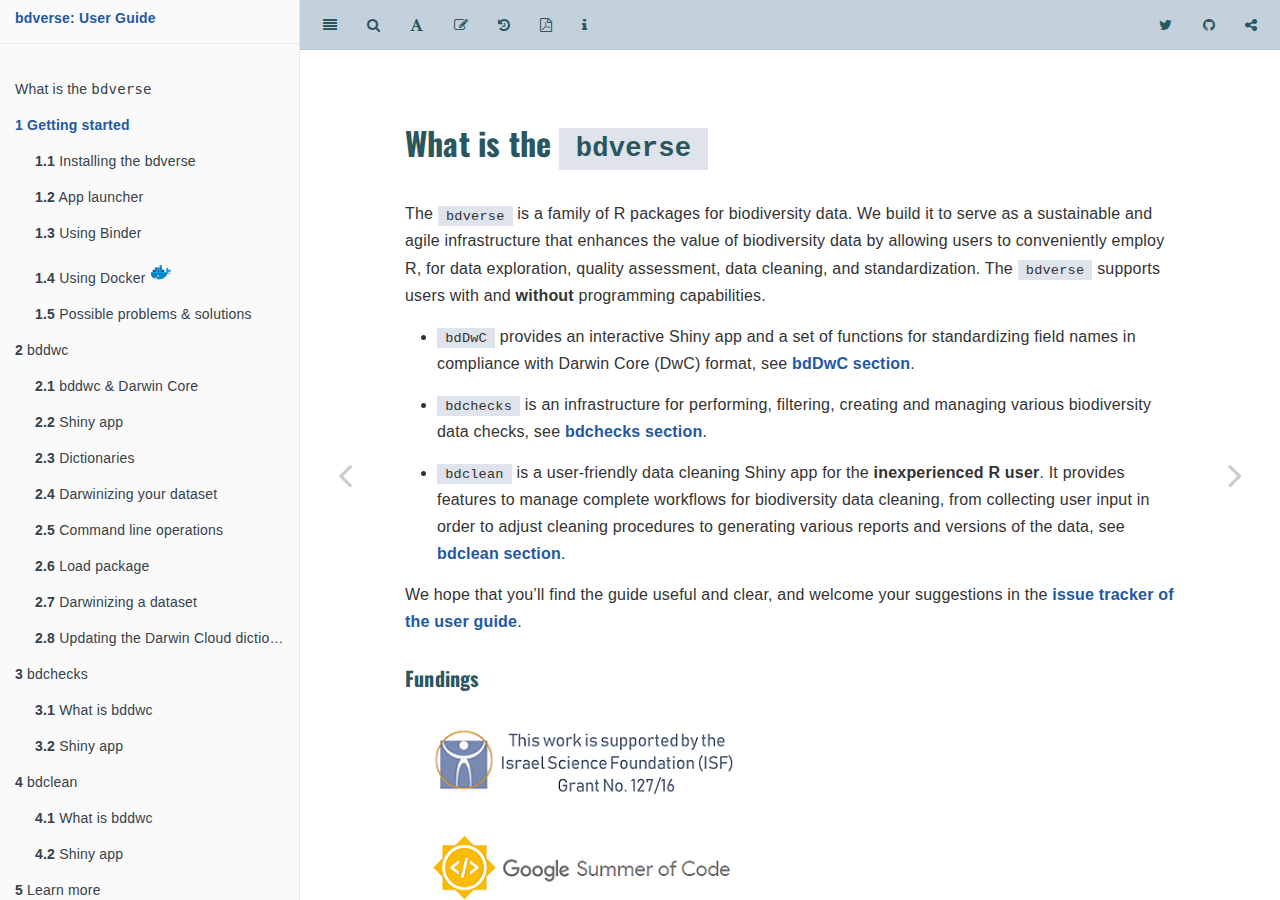
<file: docs/what-is-the-bdverse.html>
<!DOCTYPE html>
<html xmlns="http://www.w3.org/1999/xhtml" lang="" xml:lang="">
<head>

  <meta charset="utf-8" />
  <meta http-equiv="X-UA-Compatible" content="IE=edge" />
  <title>What is the bdverse | bdverse: User Guide</title>
  <meta name="description" content="… TBA" />
  <meta name="generator" content="bookdown 0.13 and GitBook 2.6.7" />

  <meta property="og:title" content="What is the bdverse | bdverse: User Guide" />
  <meta property="og:type" content="book" />
  <meta property="og:url" content="https://bd-R.github.io/bdverse-user-guide/" />
  <meta property="og:image" content="https://bd-R.github.io/bdverse-user-guide/images/under_construction.jpg" />
  <meta property="og:description" content="… TBA" />
  <meta name="github-repo" content="bd-R/bdverse-user-guide" />

  <meta name="twitter:card" content="summary" />
  <meta name="twitter:title" content="What is the bdverse | bdverse: User Guide" />
  
  <meta name="twitter:description" content="… TBA" />
  <meta name="twitter:image" content="https://bd-R.github.io/bdverse-user-guide/images/under_construction.jpg" />

<meta name="author" content="The bdverse team" />


<meta name="date" content="2019-09-09" />

  <meta name="viewport" content="width=device-width, initial-scale=1" />
  <meta name="apple-mobile-web-app-capable" content="yes" />
  <meta name="apple-mobile-web-app-status-bar-style" content="black" />
  <link rel="apple-touch-icon-precomposed" sizes="120x120" href="images/bd-R_icon.png" />
  <link rel="shortcut icon" href="images/favicon.ico" type="image/x-icon" />
<link rel="prev" href="index.html"/>
<link rel="next" href="start.html"/>
<script src="libs/jquery-2.2.3/jquery.min.js"></script>
<link href="libs/gitbook-2.6.7/css/style.css" rel="stylesheet" />
<link href="libs/gitbook-2.6.7/css/plugin-table.css" rel="stylesheet" />
<link href="libs/gitbook-2.6.7/css/plugin-bookdown.css" rel="stylesheet" />
<link href="libs/gitbook-2.6.7/css/plugin-highlight.css" rel="stylesheet" />
<link href="libs/gitbook-2.6.7/css/plugin-search.css" rel="stylesheet" />
<link href="libs/gitbook-2.6.7/css/plugin-fontsettings.css" rel="stylesheet" />









<style type="text/css">
a.sourceLine { display: inline-block; line-height: 1.25; }
a.sourceLine { pointer-events: none; color: inherit; text-decoration: inherit; }
a.sourceLine:empty { height: 1.2em; }
.sourceCode { overflow: visible; }
code.sourceCode { white-space: pre; position: relative; }
pre.sourceCode { margin: 0; }
@media screen {
div.sourceCode { overflow: auto; }
}
@media print {
code.sourceCode { white-space: pre-wrap; }
a.sourceLine { text-indent: -1em; padding-left: 1em; }
}
pre.numberSource a.sourceLine
  { position: relative; left: -4em; }
pre.numberSource a.sourceLine::before
  { content: attr(title);
    position: relative; left: -1em; text-align: right; vertical-align: baseline;
    border: none; pointer-events: all; display: inline-block;
    -webkit-touch-callout: none; -webkit-user-select: none;
    -khtml-user-select: none; -moz-user-select: none;
    -ms-user-select: none; user-select: none;
    padding: 0 4px; width: 4em;
    color: #aaaaaa;
  }
pre.numberSource { margin-left: 3em; border-left: 1px solid #aaaaaa;  padding-left: 4px; }
div.sourceCode
  {  }
@media screen {
a.sourceLine::before { text-decoration: underline; }
}
code span.al { color: #ff0000; font-weight: bold; } /* Alert */
code span.an { color: #60a0b0; font-weight: bold; font-style: italic; } /* Annotation */
code span.at { color: #7d9029; } /* Attribute */
code span.bn { color: #40a070; } /* BaseN */
code span.bu { } /* BuiltIn */
code span.cf { color: #007020; font-weight: bold; } /* ControlFlow */
code span.ch { color: #4070a0; } /* Char */
code span.cn { color: #880000; } /* Constant */
code span.co { color: #60a0b0; font-style: italic; } /* Comment */
code span.cv { color: #60a0b0; font-weight: bold; font-style: italic; } /* CommentVar */
code span.do { color: #ba2121; font-style: italic; } /* Documentation */
code span.dt { color: #902000; } /* DataType */
code span.dv { color: #40a070; } /* DecVal */
code span.er { color: #ff0000; font-weight: bold; } /* Error */
code span.ex { } /* Extension */
code span.fl { color: #40a070; } /* Float */
code span.fu { color: #06287e; } /* Function */
code span.im { } /* Import */
code span.in { color: #60a0b0; font-weight: bold; font-style: italic; } /* Information */
code span.kw { color: #007020; font-weight: bold; } /* Keyword */
code span.op { color: #666666; } /* Operator */
code span.ot { color: #007020; } /* Other */
code span.pp { color: #bc7a00; } /* Preprocessor */
code span.sc { color: #4070a0; } /* SpecialChar */
code span.ss { color: #bb6688; } /* SpecialString */
code span.st { color: #4070a0; } /* String */
code span.va { color: #19177c; } /* Variable */
code span.vs { color: #4070a0; } /* VerbatimString */
code span.wa { color: #60a0b0; font-weight: bold; font-style: italic; } /* Warning */
</style>

<link rel="stylesheet" href="style.css" type="text/css" />
</head>

<body>



  <div class="book without-animation with-summary font-size-2 font-family-1" data-basepath=".">

    <div class="book-summary">
      <nav role="navigation">

<ul class="summary">
<li><a href="./">bdverse: User Guide</a></li>

<li class="divider"></li>
<li><a href="index.html#section"></a></li>
<li><a href="what-is-the-bdverse.html#what-is-the-bdverse">What is the <code>bdverse</code></a></li>
<li class="chapter" data-level="1" data-path="start.html"><a href="start.html"><i class="fa fa-check"></i><b>1</b> Getting started</a><ul>
<li class="chapter" data-level="1.1" data-path="start.html"><a href="start.html#installing-the-bdverse"><i class="fa fa-check"></i><b>1.1</b> Installing the bdverse</a><ul>
<li class="chapter" data-level="1.1.1" data-path="start.html"><a href="start.html#soon-a-stable-version-from-cran"><i class="fa fa-check"></i><b>1.1.1</b> <span style="color:red"> Soon: a stable version from CRAN</span></a></li>
</ul></li>
<li class="chapter" data-level="1.2" data-path="start.html"><a href="start.html#app-launcher"><i class="fa fa-check"></i><b>1.2</b> App launcher</a></li>
<li class="chapter" data-level="1.3" data-path="start.html"><a href="start.html#using-binder"><i class="fa fa-check"></i><b>1.3</b> Using Binder</a></li>
<li class="chapter" data-level="1.4" data-path="start.html"><a href="start.html#using-docker"><i class="fa fa-check"></i><b>1.4</b> Using Docker <img src="images/icons8-docker.svg" title="docker" width="22" /></a></li>
<li class="chapter" data-level="1.5" data-path="start.html"><a href="start.html#possible-problems-solutions"><i class="fa fa-check"></i><b>1.5</b> Possible problems &amp; solutions</a></li>
</ul></li>
<li class="chapter" data-level="2" data-path="bddwc.html"><a href="bddwc.html"><i class="fa fa-check"></i><b>2</b> bddwc</a><ul>
<li class="chapter" data-level="2.1" data-path="bddwc.html"><a href="bddwc.html#bddwc-darwin-core"><i class="fa fa-check"></i><b>2.1</b> bddwc &amp; Darwin Core</a><ul>
<li class="chapter" data-level="" data-path="bddwc.html"><a href="bddwc.html#what-is-the-darwin-core-standard"><i class="fa fa-check"></i>What is the Darwin Core standard?</a></li>
<li class="chapter" data-level="" data-path="bddwc.html"><a href="bddwc.html#why-its-important-to-darwinize-a-dataset"><i class="fa fa-check"></i>Why it’s important to “Darwinize” a dataset</a></li>
</ul></li>
<li class="chapter" data-level="2.2" data-path="bddwc.html"><a href="bddwc.html#shiny-app"><i class="fa fa-check"></i><b>2.2</b> Shiny app</a><ul>
<li class="chapter" data-level="2.2.1" data-path="bddwc.html"><a href="bddwc.html#launching-the-app"><i class="fa fa-check"></i><b>2.2.1</b> Launching the app</a></li>
<li class="chapter" data-level="2.2.2" data-path="bddwc.html"><a href="bddwc.html#app-overview"><i class="fa fa-check"></i><b>2.2.2</b> App overview</a></li>
<li class="chapter" data-level="2.2.3" data-path="bddwc.html"><a href="bddwc.html#dataupload"><i class="fa fa-check"></i><b>2.2.3</b> Data upload</a></li>
<li class="chapter" data-level="2.2.4" data-path="bddwc.html"><a href="bddwc.html#datadownload"><i class="fa fa-check"></i><b>2.2.4</b> From an online database</a></li>
</ul></li>
<li class="chapter" data-level="2.3" data-path="bddwc.html"><a href="bddwc.html#dictionaries"><i class="fa fa-check"></i><b>2.3</b> Dictionaries</a><ul>
<li class="chapter" data-level="2.3.1" data-path="bddwc.html"><a href="bddwc.html#the-darwin-cloud-dictionary"><i class="fa fa-check"></i><b>2.3.1</b> The Darwin Cloud dictionary</a></li>
<li class="chapter" data-level="2.3.2" data-path="bddwc.html"><a href="bddwc.html#custom-dictionary"><i class="fa fa-check"></i><b>2.3.2</b> Custom dictionary</a></li>
</ul></li>
<li class="chapter" data-level="2.4" data-path="bddwc.html"><a href="bddwc.html#darwinizing-your-dataset"><i class="fa fa-check"></i><b>2.4</b> Darwinizing your dataset</a><ul>
<li class="chapter" data-level="2.4.1" data-path="bddwc.html"><a href="bddwc.html#darwinizer-results"><i class="fa fa-check"></i><b>2.4.1</b> Darwinizer results</a></li>
<li class="chapter" data-level="2.4.2" data-path="bddwc.html"><a href="bddwc.html#download-your-darwinized-data"><i class="fa fa-check"></i><b>2.4.2</b> Download your Darwinized data</a></li>
<li class="chapter" data-level="2.4.3" data-path="bddwc.html"><a href="bddwc.html#closing-the-app"><i class="fa fa-check"></i><b>2.4.3</b> Closing the app</a></li>
</ul></li>
<li class="chapter" data-level="2.5" data-path="bddwc.html"><a href="bddwc.html#command-line-operations"><i class="fa fa-check"></i><b>2.5</b> Command line operations</a></li>
<li class="chapter" data-level="2.6" data-path="bddwc.html"><a href="bddwc.html#load-package"><i class="fa fa-check"></i><b>2.6</b> Load package</a></li>
<li class="chapter" data-level="2.7" data-path="bddwc.html"><a href="bddwc.html#darwinizing-a-dataset"><i class="fa fa-check"></i><b>2.7</b> Darwinizing a dataset</a></li>
<li class="chapter" data-level="2.8" data-path="bddwc.html"><a href="bddwc.html#updating-the-darwin-cloud-dictionary-1"><i class="fa fa-check"></i><b>2.8</b> Updating <span>the Darwin Cloud dictionary</span></a></li>
</ul></li>
<li class="chapter" data-level="3" data-path="bdchecks.html"><a href="bdchecks.html"><i class="fa fa-check"></i><b>3</b> bdchecks</a><ul>
<li class="chapter" data-level="3.1" data-path="bdchecks.html"><a href="bdchecks.html#what-is-bddwc"><i class="fa fa-check"></i><b>3.1</b> What is bddwc</a></li>
<li class="chapter" data-level="3.2" data-path="bdchecks.html"><a href="bdchecks.html#shiny-app-1"><i class="fa fa-check"></i><b>3.2</b> Shiny app</a></li>
</ul></li>
<li class="chapter" data-level="4" data-path="bdclean.html"><a href="bdclean.html"><i class="fa fa-check"></i><b>4</b> bdclean</a><ul>
<li class="chapter" data-level="4.1" data-path="bdclean.html"><a href="bdclean.html#what-is-bddwc-1"><i class="fa fa-check"></i><b>4.1</b> What is bddwc</a></li>
<li class="chapter" data-level="4.2" data-path="bdclean.html"><a href="bdclean.html#shiny-app-2"><i class="fa fa-check"></i><b>4.2</b> Shiny app</a></li>
</ul></li>
<li class="chapter" data-level="5" data-path="learn.html"><a href="learn.html"><i class="fa fa-check"></i><b>5</b> Learn more</a><ul>
<li class="chapter" data-level="5.1" data-path="learn.html"><a href="learn.html#biodiversity-data-cleaning"><i class="fa fa-check"></i><b>5.1</b> Biodiversity data cleaning</a></li>
</ul></li>
<li class="chapter" data-level="6" data-path="guidenews.html"><a href="guidenews.html"><i class="fa fa-check"></i><b>6</b> Guide release notes</a><ul>
<li class="chapter" data-level="6.1" data-path="guidenews.html"><a href="guidenews.html#section-1"><i class="fa fa-check"></i><b>6.1</b> 0.0.1</a></li>
</ul></li>
<li class="chapter" data-level="7" data-path="references.html"><a href="references.html"><i class="fa fa-check"></i><b>7</b> References</a></li>
<li class="divider"></li>
<li><a href="https://bd-r.github.io/The-bdverse/the-bdverse-team.html" target="_blank"> (c) The bdverse team</a></li>

</ul>

      </nav>
    </div>

    <div class="book-body">
      <div class="body-inner">
        <div class="book-header" role="navigation">
          <h1>
            <i class="fa fa-circle-o-notch fa-spin"></i><a href="./">bdverse: User Guide</a>
          </h1>
        </div>

        <div class="page-wrapper" tabindex="-1" role="main">
          <div class="page-inner">

            <section class="normal" id="section-">
<div id="what-is-the-bdverse" class="section level1 unnumbered">
<h1>What is the <code>bdverse</code></h1>
<p>The <code>bdverse</code> is a family of R packages for biodiversity data. We build it to serve as a sustainable and agile infrastructure that enhances the value of biodiversity data by allowing users to conveniently employ R, for data exploration, quality assessment, data cleaning, and standardization. The <code>bdverse</code> supports users with and <strong>without</strong> programming capabilities.</p>
<ul>
<li><p><code>bdDwC</code> provides an interactive Shiny app and a set of functions for standardizing field names in compliance with Darwin Core (DwC) format, see <a href="#bdDwC">bdDwC section</a>.</p></li>
<li><p><code>bdchecks</code> is an infrastructure for performing, filtering, creating and managing various biodiversity data checks, see <a href="bdchecks.html#bdchecks">bdchecks section</a>.</p></li>
<li><p><code>bdclean</code> is a user-friendly data cleaning Shiny app for the <strong>inexperienced R user</strong>. It provides features to manage complete workflows for biodiversity data cleaning, from collecting user input in order to adjust cleaning procedures to generating various reports and versions of the data, see <a href="#bdcclean">bdclean section</a>.</p></li>
</ul>
<p>We hope that you’ll find the guide useful and clear, and welcome your suggestions in the <a href="https://github.com/bd-R/bdverse-user-guide/issues">issue tracker of the user guide</a>.</p>
<div id="fundings" class="section level4 unnumbered">
<h4>Fundings</h4>
<p><img src="images/ISF.png" title="ISF" /></p>
<p><a href="https://summerofcode.withgoogle.com/%20target=%22_blank%22"><img src="images/GSoC.png" title="GSoC website" /></a></p>
<p><strong><span style="color:red"> [To add: Blumenstein fund] </span></strong></p>

</div>
</div>
            </section>

          </div>
        </div>
      </div>
<a href="index.html" class="navigation navigation-prev " aria-label="Previous page"><i class="fa fa-angle-left"></i></a>
<a href="start.html" class="navigation navigation-next " aria-label="Next page"><i class="fa fa-angle-right"></i></a>
    </div>
  </div>
<script src="libs/gitbook-2.6.7/js/app.min.js"></script>
<script src="libs/gitbook-2.6.7/js/lunr.js"></script>
<script src="libs/gitbook-2.6.7/js/plugin-search.js"></script>
<script src="libs/gitbook-2.6.7/js/plugin-sharing.js"></script>
<script src="libs/gitbook-2.6.7/js/plugin-fontsettings.js"></script>
<script src="libs/gitbook-2.6.7/js/plugin-bookdown.js"></script>
<script src="libs/gitbook-2.6.7/js/jquery.highlight.js"></script>
<script>
gitbook.require(["gitbook"], function(gitbook) {
gitbook.start({
"sharing": {
"github": true,
"facebook": false,
"twitter": true,
"google": false,
"linkedin": false,
"weibo": false,
"instapaper": false,
"vk": false,
"all": ["facebook", "google", "twitter", "linkedin", "weibo", "instapaper"]
},
"fontsettings": {
"theme": "white",
"family": "sans",
"size": 2
},
"edit": {
"link": "https://github.com/bd-R/bdverse-developing-guide/edit/dev/index.Rmd",
"text": "Edit this chapter"
},
"history": {
"link": "https://github.com/bd-R/bdverse-developing-guide/commits/master/index.Rmd",
"text": "Chapter edit history"
},
"download": ["bdverse-user-guide.pdf"],
"toc": {
"collapse": "subsection"
}
});
});
</script>

</body>

</html>
</file>
<file: docs/libs/gitbook-2.6.7/css/plugin-table.css>
.book .book-body .page-wrapper .page-inner section.normal table{display:table;width:100%;border-collapse:collapse;border-spacing:0;overflow:auto}.book .book-body .page-wrapper .page-inner section.normal table td,.book .book-body .page-wrapper .page-inner section.normal table th{padding:6px 13px;border:1px solid #ddd}.book .book-body .page-wrapper .page-inner section.normal table tr{background-color:#fff;border-top:1px solid #ccc}.book .book-body .page-wrapper .page-inner section.normal table tr:nth-child(2n){background-color:#f8f8f8}.book .book-body .page-wrapper .page-inner section.normal table th{font-weight:700}
</file>
<file: docs/libs/gitbook-2.6.7/css/plugin-bookdown.css>
.book .book-header h1 {
  padding-left: 20px;
  padding-right: 20px;
}
.book .book-header.fixed {
  position: fixed;
  right: 0;
  top: 0;
  left: 0;
  border-bottom: 1px solid rgba(0,0,0,.07);
}
span.search-highlight {
  background-color: #ffff88;
}
@media (min-width: 600px) {
  .book.with-summary .book-header.fixed {
    left: 300px;
  }
}
@media (max-width: 1240px) {
  .book .book-body.fixed {
    top: 50px;
  }
  .book .book-body.fixed .body-inner {
    top: auto;
  }
}
@media (max-width: 600px) {
  .book.with-summary .book-header.fixed {
    left: calc(100% - 60px);
    min-width: 300px;
  }
  .book.with-summary .book-body {
    transform: none;
    left: calc(100% - 60px);
    min-width: 300px;
  }
  .book .book-body.fixed {
    top: 0;
  }
}

.book .book-body.fixed .body-inner {
  top: 50px;
}
.book .book-body .page-wrapper .page-inner section.normal sub, .book .book-body .page-wrapper .page-inner section.normal sup {
  font-size: 85%;
}

@media print {
  .book .book-summary, .book .book-body .book-header, .fa {
    display: none !important;
  }
  .book .book-body.fixed {
    left: 0px;
  }
  .book .book-body,.book .book-body .body-inner, .book.with-summary {
    overflow: visible !important;
  }
}
.kable_wrapper {
  border-spacing: 20px 0;
  border-collapse: separate;
  border: none;
  margin: auto;
}
.kable_wrapper > tbody > tr > td {
  vertical-align: top;
}
.book .book-body .page-wrapper .page-inner section.normal table tr.header {
  border-top-width: 2px;
}
.book .book-body .page-wrapper .page-inner section.normal table tr:last-child td {
  border-bottom-width: 2px;
}
.book .book-body .page-wrapper .page-inner section.normal table td, .book .book-body .page-wrapper .page-inner section.normal table th {
  border-left: none;
  border-right: none;
}
.book .book-body .page-wrapper .page-inner section.normal table.kable_wrapper > tbody > tr, .book .book-body .page-wrapper .page-inner section.normal table.kable_wrapper > tbody > tr > td {
  border-top: none;
}
.book .book-body .page-wrapper .page-inner section.normal table.kable_wrapper > tbody > tr:last-child > td {
    border-bottom: none;
}

div.theorem, div.lemma, div.corollary, div.proposition, div.conjecture {
  font-style: italic;
}
span.theorem, span.lemma, span.corollary, span.proposition, span.conjecture {
  font-style: normal;
}
div.proof:after {
  content: "\25a2";
  float: right;
}
.header-section-number {
  padding-right: .5em;
}
</file>
<file: docs/libs/gitbook-2.6.7/css/plugin-highlight.css>
.book .book-body .page-wrapper .page-inner section.normal pre,
.book .book-body .page-wrapper .page-inner section.normal code {
  /* http://jmblog.github.com/color-themes-for-google-code-highlightjs */
  /* Tomorrow Comment */
  /* Tomorrow Red */
  /* Tomorrow Orange */
  /* Tomorrow Yellow */
  /* Tomorrow Green */
  /* Tomorrow Aqua */
  /* Tomorrow Blue */
  /* Tomorrow Purple */
}
.book .book-body .page-wrapper .page-inner section.normal pre .hljs-comment,
.book .book-body .page-wrapper .page-inner section.normal code .hljs-comment,
.book .book-body .page-wrapper .page-inner section.normal pre .hljs-title,
.book .book-body .page-wrapper .page-inner section.normal code .hljs-title {
  color: #8e908c;
}
.book .book-body .page-wrapper .page-inner section.normal pre .hljs-variable,
.book .book-body .page-wrapper .page-inner section.normal code .hljs-variable,
.book .book-body .page-wrapper .page-inner section.normal pre .hljs-attribute,
.book .book-body .page-wrapper .page-inner section.normal code .hljs-attribute,
.book .book-body .page-wrapper .page-inner section.normal pre .hljs-tag,
.book .book-body .page-wrapper .page-inner section.normal code .hljs-tag,
.book .book-body .page-wrapper .page-inner section.normal pre .hljs-regexp,
.book .book-body .page-wrapper .page-inner section.normal code .hljs-regexp,
.book .book-body .page-wrapper .page-inner section.normal pre .ruby .hljs-constant,
.book .book-body .page-wrapper .page-inner section.normal code .ruby .hljs-constant,
.book .book-body .page-wrapper .page-inner section.normal pre .xml .hljs-tag .hljs-title,
.book .book-body .page-wrapper .page-inner section.normal code .xml .hljs-tag .hljs-title,
.book .book-body .page-wrapper .page-inner section.normal pre .xml .hljs-pi,
.book .book-body .page-wrapper .page-inner section.normal code .xml .hljs-pi,
.book .book-body .page-wrapper .page-inner section.normal pre .xml .hljs-doctype,
.book .book-body .page-wrapper .page-inner section.normal code .xml .hljs-doctype,
.book .book-body .page-wrapper .page-inner section.normal pre .html .hljs-doctype,
.book .book-body .page-wrapper .page-inner section.normal code .html .hljs-doctype,
.book .book-body .page-wrapper .page-inner section.normal pre .css .hljs-id,
.book .book-body .page-wrapper .page-inner section.normal code .css .hljs-id,
.book .book-body .page-wrapper .page-inner section.normal pre .css .hljs-class,
.book .book-body .page-wrapper .page-inner section.normal code .css .hljs-class,
.book .book-body .page-wrapper .page-inner section.normal pre .css .hljs-pseudo,
.book .book-body .page-wrapper .page-inner section.normal code .css .hljs-pseudo {
  color: #c82829;
}
.book .book-body .page-wrapper .page-inner section.normal pre .hljs-number,
.book .book-body .page-wrapper .page-inner section.normal code .hljs-number,
.book .book-body .page-wrapper .page-inner section.normal pre .hljs-preprocessor,
.book .book-body .page-wrapper .page-inner section.normal code .hljs-preprocessor,
.book .book-body .page-wrapper .page-inner section.normal pre .hljs-pragma,
.book .book-body .page-wrapper .page-inner section.normal code .hljs-pragma,
.book .book-body .page-wrapper .page-inner section.normal pre .hljs-built_in,
.book .book-body .page-wrapper .page-inner section.normal code .hljs-built_in,
.book .book-body .page-wrapper .page-inner section.normal pre .hljs-literal,
.book .book-body .page-wrapper .page-inner section.normal code .hljs-literal,
.book .book-body .page-wrapper .page-inner section.normal pre .hljs-params,
.book .book-body .page-wrapper .page-inner section.normal code .hljs-params,
.book .book-body .page-wrapper .page-inner section.normal pre .hljs-constant,
.book .book-body .page-wrapper .page-inner section.normal code .hljs-constant {
  color: #f5871f;
}
.book .book-body .page-wrapper .page-inner section.normal pre .ruby .hljs-class .hljs-title,
.book .book-body .page-wrapper .page-inner section.normal code .ruby .hljs-class .hljs-title,
.book .book-body .page-wrapper .page-inner section.normal pre .css .hljs-rules .hljs-attribute,
.book .book-body .page-wrapper .page-inner section.normal code .css .hljs-rules .hljs-attribute {
  color: #eab700;
}
.book .book-body .page-wrapper .page-inner section.normal pre .hljs-string,
.book .book-body .page-wrapper .page-inner section.normal code .hljs-string,
.book .book-body .page-wrapper .page-inner section.normal pre .hljs-value,
.book .book-body .page-wrapper .page-inner section.normal code .hljs-value,
.book .book-body .page-wrapper .page-inner section.normal pre .hljs-inheritance,
.book .book-body .page-wrapper .page-inner section.normal code .hljs-inheritance,
.book .book-body .page-wrapper .page-inner section.normal pre .hljs-header,
.book .book-body .page-wrapper .page-inner section.normal code .hljs-header,
.book .book-body .page-wrapper .page-inner section.normal pre .ruby .hljs-symbol,
.book .book-body .page-wrapper .page-inner section.normal code .ruby .hljs-symbol,
.book .book-body .page-wrapper .page-inner section.normal pre .xml .hljs-cdata,
.book .book-body .page-wrapper .page-inner section.normal code .xml .hljs-cdata {
  color: #718c00;
}
.book .book-body .page-wrapper .page-inner section.normal pre .css .hljs-hexcolor,
.book .book-body .page-wrapper .page-inner section.normal code .css .hljs-hexcolor {
  color: #3e999f;
}
.book .book-body .page-wrapper .page-inner section.normal pre .hljs-function,
.book .book-body .page-wrapper .page-inner section.normal code .hljs-function,
.book .book-body .page-wrapper .page-inner section.normal pre .python .hljs-decorator,
.book .book-body .page-wrapper .page-inner section.normal code .python .hljs-decorator,
.book .book-body .page-wrapper .page-inner section.normal pre .python .hljs-title,
.book .book-body .page-wrapper .page-inner section.normal code .python .hljs-title,
.book .book-body .page-wrapper .page-inner section.normal pre .ruby .hljs-function .hljs-title,
.book .book-body .page-wrapper .page-inner section.normal code .ruby .hljs-function .hljs-title,
.book .book-body .page-wrapper .page-inner section.normal pre .ruby .hljs-title .hljs-keyword,
.book .book-body .page-wrapper .page-inner section.normal code .ruby .hljs-title .hljs-keyword,
.book .book-body .page-wrapper .page-inner section.normal pre .perl .hljs-sub,
.book .book-body .page-wrapper .page-inner section.normal code .perl .hljs-sub,
.book .book-body .page-wrapper .page-inner section.normal pre .javascript .hljs-title,
.book .book-body .page-wrapper .page-inner section.normal code .javascript .hljs-title,
.book .book-body .page-wrapper .page-inner section.normal pre .coffeescript .hljs-title,
.book .book-body .page-wrapper .page-inner section.normal code .coffeescript .hljs-title {
  color: #4271ae;
}
.book .book-body .page-wrapper .page-inner section.normal pre .hljs-keyword,
.book .book-body .page-wrapper .page-inner section.normal code .hljs-keyword,
.book .book-body .page-wrapper .page-inner section.normal pre .javascript .hljs-function,
.book .book-body .page-wrapper .page-inner section.normal code .javascript .hljs-function {
  color: #8959a8;
}
.book .book-body .page-wrapper .page-inner section.normal pre .hljs,
.book .book-body .page-wrapper .page-inner section.normal code .hljs {
  display: block;
  background: white;
  color: #4d4d4c;
  padding: 0.5em;
}
.book .book-body .page-wrapper .page-inner section.normal pre .coffeescript .javascript,
.book .book-body .page-wrapper .page-inner section.normal code .coffeescript .javascript,
.book .book-body .page-wrapper .page-inner section.normal pre .javascript .xml,
.book .book-body .page-wrapper .page-inner section.normal code .javascript .xml,
.book .book-body .page-wrapper .page-inner section.normal pre .tex .hljs-formula,
.book .book-body .page-wrapper .page-inner section.normal code .tex .hljs-formula,
.book .book-body .page-wrapper .page-inner section.normal pre .xml .javascript,
.book .book-body .page-wrapper .page-inner section.normal code .xml .javascript,
.book .book-body .page-wrapper .page-inner section.normal pre .xml .vbscript,
.book .book-body .page-wrapper .page-inner section.normal code .xml .vbscript,
.book .book-body .page-wrapper .page-inner section.normal pre .xml .css,
.book .book-body .page-wrapper .page-inner section.normal code .xml .css,
.book .book-body .page-wrapper .page-inner section.normal pre .xml .hljs-cdata,
.book .book-body .page-wrapper .page-inner section.normal code .xml .hljs-cdata {
  opacity: 0.5;
}
.book.color-theme-1 .book-body .page-wrapper .page-inner section.normal pre,
.book.color-theme-1 .book-body .page-wrapper .page-inner section.normal code {
  /*

Orginal Style from ethanschoonover.com/solarized (c) Jeremy Hull <sourdrums@gmail.com>

*/
  /* Solarized Green */
  /* Solarized Cyan */
  /* Solarized Blue */
  /* Solarized Yellow */
  /* Solarized Orange */
  /* Solarized Red */
  /* Solarized Violet */
}
.book.color-theme-1 .book-body .page-wrapper .page-inner section.normal pre .hljs,
.book.color-theme-1 .book-body .page-wrapper .page-inner section.normal code .hljs {
  display: block;
  padding: 0.5em;
  background: #fdf6e3;
  color: #657b83;
}
.book.color-theme-1 .book-body .page-wrapper .page-inner section.normal pre .hljs-comment,
.book.color-theme-1 .book-body .page-wrapper .page-inner section.normal code .hljs-comment,
.book.color-theme-1 .book-body .page-wrapper .page-inner section.normal pre .hljs-template_comment,
.book.color-theme-1 .book-body .page-wrapper .page-inner section.normal code .hljs-template_comment,
.book.color-theme-1 .book-body .page-wrapper .page-inner section.normal pre .diff .hljs-header,
.book.color-theme-1 .book-body .page-wrapper .page-inner section.normal code .diff .hljs-header,
.book.color-theme-1 .book-body .page-wrapper .page-inner section.normal pre .hljs-doctype,
.book.color-theme-1 .book-body .page-wrapper .page-inner section.normal code .hljs-doctype,
.book.color-theme-1 .book-body .page-wrapper .page-inner section.normal pre .hljs-pi,
.book.color-theme-1 .book-body .page-wrapper .page-inner section.normal code .hljs-pi,
.book.color-theme-1 .book-body .page-wrapper .page-inner section.normal pre .lisp .hljs-string,
.book.color-theme-1 .book-body .page-wrapper .page-inner section.normal code .lisp .hljs-string,
.book.color-theme-1 .book-body .page-wrapper .page-inner section.normal pre .hljs-javadoc,
.book.color-theme-1 .book-body .page-wrapper .page-inner section.normal code .hljs-javadoc {
  color: #93a1a1;
}
.book.color-theme-1 .book-body .page-wrapper .page-inner section.normal pre .hljs-keyword,
.book.color-theme-1 .book-body .page-wrapper .page-inner section.normal code .hljs-keyword,
.book.color-theme-1 .book-body .page-wrapper .page-inner section.normal pre .hljs-winutils,
.book.color-theme-1 .book-body .page-wrapper .page-inner section.normal code .hljs-winutils,
.book.color-theme-1 .book-body .page-wrapper .page-inner section.normal pre .method,
.book.color-theme-1 .book-body .page-wrapper .page-inner section.normal code .method,
.book.color-theme-1 .book-body .page-wrapper .page-inner section.normal pre .hljs-addition,
.book.color-theme-1 .book-body .page-wrapper .page-inner section.normal code .hljs-addition,
.book.color-theme-1 .book-body .page-wrapper .page-inner section.normal pre .css .hljs-tag,
.book.color-theme-1 .book-body .page-wrapper .page-inner section.normal code .css .hljs-tag,
.book.color-theme-1 .book-body .page-wrapper .page-inner section.normal pre .hljs-request,
.book.color-theme-1 .book-body .page-wrapper .page-inner section.normal code .hljs-request,
.book.color-theme-1 .book-body .page-wrapper .page-inner section.normal pre .hljs-status,
.book.color-theme-1 .book-body .page-wrapper .page-inner section.normal code .hljs-status,
.book.color-theme-1 .book-body .page-wrapper .page-inner section.normal pre .nginx .hljs-title,
.book.color-theme-1 .book-body .page-wrapper .page-inner section.normal code .nginx .hljs-title {
  color: #859900;
}
.book.color-theme-1 .book-body .page-wrapper .page-inner section.normal pre .hljs-number,
.book.color-theme-1 .book-body .page-wrapper .page-inner section.normal code .hljs-number,
.book.color-theme-1 .book-body .page-wrapper .page-inner section.normal pre .hljs-command,
.book.color-theme-1 .book-body .page-wrapper .page-inner section.normal code .hljs-command,
.book.color-theme-1 .book-body .page-wrapper .page-inner section.normal pre .hljs-string,
.book.color-theme-1 .book-body .page-wrapper .page-inner section.normal code .hljs-string,
.book.color-theme-1 .book-body .page-wrapper .page-inner section.normal pre .hljs-tag .hljs-value,
.book.color-theme-1 .book-body .page-wrapper .page-inner section.normal code .hljs-tag .hljs-value,
.book.color-theme-1 .book-body .page-wrapper .page-inner section.normal pre .hljs-rules .hljs-value,
.book.color-theme-1 .book-body .page-wrapper .page-inner section.normal code .hljs-rules .hljs-value,
.book.color-theme-1 .book-body .page-wrapper .page-inner section.normal pre .hljs-phpdoc,
.book.color-theme-1 .book-body .page-wrapper .page-inner section.normal code .hljs-phpdoc,
.book.color-theme-1 .book-body .page-wrapper .page-inner section.normal pre .tex .hljs-formula,
.book.color-theme-1 .book-body .page-wrapper .page-inner section.normal code .tex .hljs-formula,
.book.color-theme-1 .book-body .page-wrapper .page-inner section.normal pre .hljs-regexp,
.book.color-theme-1 .book-body .page-wrapper .page-inner section.normal code .hljs-regexp,
.book.color-theme-1 .book-body .page-wrapper .page-inner section.normal pre .hljs-hexcolor,
.book.color-theme-1 .book-body .page-wrapper .page-inner section.normal code .hljs-hexcolor,
.book.color-theme-1 .book-body .page-wrapper .page-inner section.normal pre .hljs-link_url,
.book.color-theme-1 .book-body .page-wrapper .page-inner section.normal code .hljs-link_url {
  color: #2aa198;
}
.book.color-theme-1 .book-body .page-wrapper .page-inner section.normal pre .hljs-title,
.book.color-theme-1 .book-body .page-wrapper .page-inner section.normal code .hljs-title,
.book.color-theme-1 .book-body .page-wrapper .page-inner section.normal pre .hljs-localvars,
.book.color-theme-1 .book-body .page-wrapper .page-inner section.normal code .hljs-localvars,
.book.color-theme-1 .book-body .page-wrapper .page-inner section.normal pre .hljs-chunk,
.book.color-theme-1 .book-body .page-wrapper .page-inner section.normal code .hljs-chunk,
.book.color-theme-1 .book-body .page-wrapper .page-inner section.normal pre .hljs-decorator,
.book.color-theme-1 .book-body .page-wrapper .page-inner section.normal code .hljs-decorator,
.book.color-theme-1 .book-body .page-wrapper .page-inner section.normal pre .hljs-built_in,
.book.color-theme-1 .book-body .page-wrapper .page-inner section.normal code .hljs-built_in,
.book.color-theme-1 .book-body .page-wrapper .page-inner section.normal pre .hljs-identifier,
.book.color-theme-1 .book-body .page-wrapper .page-inner section.normal code .hljs-identifier,
.book.color-theme-1 .book-body .page-wrapper .page-inner section.normal pre .vhdl .hljs-literal,
.book.color-theme-1 .book-body .page-wrapper .page-inner section.normal code .vhdl .hljs-literal,
.book.color-theme-1 .book-body .page-wrapper .page-inner section.normal pre .hljs-id,
.book.color-theme-1 .book-body .page-wrapper .page-inner section.normal code .hljs-id,
.book.color-theme-1 .book-body .page-wrapper .page-inner section.normal pre .css .hljs-function,
.book.color-theme-1 .book-body .page-wrapper .page-inner section.normal code .css .hljs-function {
  color: #268bd2;
}
.book.color-theme-1 .book-body .page-wrapper .page-inner section.normal pre .hljs-attribute,
.book.color-theme-1 .book-body .page-wrapper .page-inner section.normal code .hljs-attribute,
.book.color-theme-1 .book-body .page-wrapper .page-inner section.normal pre .hljs-variable,
.book.color-theme-1 .book-body .page-wrapper .page-inner section.normal code .hljs-variable,
.book.color-theme-1 .book-body .page-wrapper .page-inner section.normal pre .lisp .hljs-body,
.book.color-theme-1 .book-body .page-wrapper .page-inner section.normal code .lisp .hljs-body,
.book.color-theme-1 .book-body .page-wrapper .page-inner section.normal pre .smalltalk .hljs-number,
.book.color-theme-1 .book-body .page-wrapper .page-inner section.normal code .smalltalk .hljs-number,
.book.color-theme-1 .book-body .page-wrapper .page-inner section.normal pre .hljs-constant,
.book.color-theme-1 .book-body .page-wrapper .page-inner section.normal code .hljs-constant,
.book.color-theme-1 .book-body .page-wrapper .page-inner section.normal pre .hljs-class .hljs-title,
.book.color-theme-1 .book-body .page-wrapper .page-inner section.normal code .hljs-class .hljs-title,
.book.color-theme-1 .book-body .page-wrapper .page-inner section.normal pre .hljs-parent,
.book.color-theme-1 .book-body .page-wrapper .page-inner section.normal code .hljs-parent,
.book.color-theme-1 .book-body .page-wrapper .page-inner section.normal pre .haskell .hljs-type,
.book.color-theme-1 .book-body .page-wrapper .page-inner section.normal code .haskell .hljs-type,
.book.color-theme-1 .book-body .page-wrapper .page-inner section.normal pre .hljs-link_reference,
.book.color-theme-1 .book-body .page-wrapper .page-inner section.normal code .hljs-link_reference {
  color: #b58900;
}
.book.color-theme-1 .book-body .page-wrapper .page-inner section.normal pre .hljs-preprocessor,
.book.color-theme-1 .book-body .page-wrapper .page-inner section.normal code .hljs-preprocessor,
.book.color-theme-1 .book-body .page-wrapper .page-inner section.normal pre .hljs-preprocessor .hljs-keyword,
.book.color-theme-1 .book-body .page-wrapper .page-inner section.normal code .hljs-preprocessor .hljs-keyword,
.book.color-theme-1 .book-body .page-wrapper .page-inner section.normal pre .hljs-pragma,
.book.color-theme-1 .book-body .page-wrapper .page-inner section.normal code .hljs-pragma,
.book.color-theme-1 .book-body .page-wrapper .page-inner section.normal pre .hljs-shebang,
.book.color-theme-1 .book-body .page-wrapper .page-inner section.normal code .hljs-shebang,
.book.color-theme-1 .book-body .page-wrapper .page-inner section.normal pre .hljs-symbol,
.book.color-theme-1 .book-body .page-wrapper .page-inner section.normal code .hljs-symbol,
.book.color-theme-1 .book-body .page-wrapper .page-inner section.normal pre .hljs-symbol .hljs-string,
.book.color-theme-1 .book-body .page-wrapper .page-inner section.normal code .hljs-symbol .hljs-string,
.book.color-theme-1 .book-body .page-wrapper .page-inner section.normal pre .diff .hljs-change,
.book.color-theme-1 .book-body .page-wrapper .page-inner section.normal code .diff .hljs-change,
.book.color-theme-1 .book-body .page-wrapper .page-inner section.normal pre .hljs-special,
.book.color-theme-1 .book-body .page-wrapper .page-inner section.normal code .hljs-special,
.book.color-theme-1 .book-body .page-wrapper .page-inner section.normal pre .hljs-attr_selector,
.book.color-theme-1 .book-body .page-wrapper .page-inner section.normal code .hljs-attr_selector,
.book.color-theme-1 .book-body .page-wrapper .page-inner section.normal pre .hljs-subst,
.book.color-theme-1 .book-body .page-wrapper .page-inner section.normal code .hljs-subst,
.book.color-theme-1 .book-body .page-wrapper .page-inner section.normal pre .hljs-cdata,
.book.color-theme-1 .book-body .page-wrapper .page-inner section.normal code .hljs-cdata,
.book.color-theme-1 .book-body .page-wrapper .page-inner section.normal pre .clojure .hljs-title,
.book.color-theme-1 .book-body .page-wrapper .page-inner section.normal code .clojure .hljs-title,
.book.color-theme-1 .book-body .page-wrapper .page-inner section.normal pre .css .hljs-pseudo,
.book.color-theme-1 .book-body .page-wrapper .page-inner section.normal code .css .hljs-pseudo,
.book.color-theme-1 .book-body .page-wrapper .page-inner section.normal pre .hljs-header,
.book.color-theme-1 .book-body .page-wrapper .page-inner section.normal code .hljs-header {
  color: #cb4b16;
}
.book.color-theme-1 .book-body .page-wrapper .page-inner section.normal pre .hljs-deletion,
.book.color-theme-1 .book-body .page-wrapper .page-inner section.normal code .hljs-deletion,
.book.color-theme-1 .book-body .page-wrapper .page-inner section.normal pre .hljs-important,
.book.color-theme-1 .book-body .page-wrapper .page-inner section.normal code .hljs-important {
  color: #dc322f;
}
.book.color-theme-1 .book-body .page-wrapper .page-inner section.normal pre .hljs-link_label,
.book.color-theme-1 .book-body .page-wrapper .page-inner section.normal code .hljs-link_label {
  color: #6c71c4;
}
.book.color-theme-1 .book-body .page-wrapper .page-inner section.normal pre .tex .hljs-formula,
.book.color-theme-1 .book-body .page-wrapper .page-inner section.normal code .tex .hljs-formula {
  background: #eee8d5;
}
.book.color-theme-2 .book-body .page-wrapper .page-inner section.normal pre,
.book.color-theme-2 .book-body .page-wrapper .page-inner section.normal code {
  /* Tomorrow Night Bright Theme */
  /* Original theme - https://github.com/chriskempson/tomorrow-theme */
  /* http://jmblog.github.com/color-themes-for-google-code-highlightjs */
  /* Tomorrow Comment */
  /* Tomorrow Red */
  /* Tomorrow Orange */
  /* Tomorrow Yellow */
  /* Tomorrow Green */
  /* Tomorrow Aqua */
  /* Tomorrow Blue */
  /* Tomorrow Purple */
}
.book.color-theme-2 .book-body .page-wrapper .page-inner section.normal pre .hljs-comment,
.book.color-theme-2 .book-body .page-wrapper .page-inner section.normal code .hljs-comment,
.book.color-theme-2 .book-body .page-wrapper .page-inner section.normal pre .hljs-title,
.book.color-theme-2 .book-body .page-wrapper .page-inner section.normal code .hljs-title {
  color: #969896;
}
.book.color-theme-2 .book-body .page-wrapper .page-inner section.normal pre .hljs-variable,
.book.color-theme-2 .book-body .page-wrapper .page-inner section.normal code .hljs-variable,
.book.color-theme-2 .book-body .page-wrapper .page-inner section.normal pre .hljs-attribute,
.book.color-theme-2 .book-body .page-wrapper .page-inner section.normal code .hljs-attribute,
.book.color-theme-2 .book-body .page-wrapper .page-inner section.normal pre .hljs-tag,
.book.color-theme-2 .book-body .page-wrapper .page-inner section.normal code .hljs-tag,
.book.color-theme-2 .book-body .page-wrapper .page-inner section.normal pre .hljs-regexp,
.book.color-theme-2 .book-body .page-wrapper .page-inner section.normal code .hljs-regexp,
.book.color-theme-2 .book-body .page-wrapper .page-inner section.normal pre .ruby .hljs-constant,
.book.color-theme-2 .book-body .page-wrapper .page-inner section.normal code .ruby .hljs-constant,
.book.color-theme-2 .book-body .page-wrapper .page-inner section.normal pre .xml .hljs-tag .hljs-title,
.book.color-theme-2 .book-body .page-wrapper .page-inner section.normal code .xml .hljs-tag .hljs-title,
.book.color-theme-2 .book-body .page-wrapper .page-inner section.normal pre .xml .hljs-pi,
.book.color-theme-2 .book-body .page-wrapper .page-inner section.normal code .xml .hljs-pi,
.book.color-theme-2 .book-body .page-wrapper .page-inner section.normal pre .xml .hljs-doctype,
.book.color-theme-2 .book-body .page-wrapper .page-inner section.normal code .xml .hljs-doctype,
.book.color-theme-2 .book-body .page-wrapper .page-inner section.normal pre .html .hljs-doctype,
.book.color-theme-2 .book-body .page-wrapper .page-inner section.normal code .html .hljs-doctype,
.book.color-theme-2 .book-body .page-wrapper .page-inner section.normal pre .css .hljs-id,
.book.color-theme-2 .book-body .page-wrapper .page-inner section.normal code .css .hljs-id,
.book.color-theme-2 .book-body .page-wrapper .page-inner section.normal pre .css .hljs-class,
.book.color-theme-2 .book-body .page-wrapper .page-inner section.normal code .css .hljs-class,
.book.color-theme-2 .book-body .page-wrapper .page-inner section.normal pre .css .hljs-pseudo,
.book.color-theme-2 .book-body .page-wrapper .page-inner section.normal code .css .hljs-pseudo {
  color: #d54e53;
}
.book.color-theme-2 .book-body .page-wrapper .page-inner section.normal pre .hljs-number,
.book.color-theme-2 .book-body .page-wrapper .page-inner section.normal code .hljs-number,
.book.color-theme-2 .book-body .page-wrapper .page-inner section.normal pre .hljs-preprocessor,
.book.color-theme-2 .book-body .page-wrapper .page-inner section.normal code .hljs-preprocessor,
.book.color-theme-2 .book-body .page-wrapper .page-inner section.normal pre .hljs-pragma,
.book.color-theme-2 .book-body .page-wrapper .page-inner section.normal code .hljs-pragma,
.book.color-theme-2 .book-body .page-wrapper .page-inner section.normal pre .hljs-built_in,
.book.color-theme-2 .book-body .page-wrapper .page-inner section.normal code .hljs-built_in,
.book.color-theme-2 .book-body .page-wrapper .page-inner section.normal pre .hljs-literal,
.book.color-theme-2 .book-body .page-wrapper .page-inner section.normal code .hljs-literal,
.book.color-theme-2 .book-body .page-wrapper .page-inner section.normal pre .hljs-params,
.book.color-theme-2 .book-body .page-wrapper .page-inner section.normal code .hljs-params,
.book.color-theme-2 .book-body .page-wrapper .page-inner section.normal pre .hljs-constant,
.book.color-theme-2 .book-body .page-wrapper .page-inner section.normal code .hljs-constant {
  color: #e78c45;
}
.book.color-theme-2 .book-body .page-wrapper .page-inner section.normal pre .ruby .hljs-class .hljs-title,
.book.color-theme-2 .book-body .page-wrapper .page-inner section.normal code .ruby .hljs-class .hljs-title,
.book.color-theme-2 .book-body .page-wrapper .page-inner section.normal pre .css .hljs-rules .hljs-attribute,
.book.color-theme-2 .book-body .page-wrapper .page-inner section.normal code .css .hljs-rules .hljs-attribute {
  color: #e7c547;
}
.book.color-theme-2 .book-body .page-wrapper .page-inner section.normal pre .hljs-string,
.book.color-theme-2 .book-body .page-wrapper .page-inner section.normal code .hljs-string,
.book.color-theme-2 .book-body .page-wrapper .page-inner section.normal pre .hljs-value,
.book.color-theme-2 .book-body .page-wrapper .page-inner section.normal code .hljs-value,
.book.color-theme-2 .book-body .page-wrapper .page-inner section.normal pre .hljs-inheritance,
.book.color-theme-2 .book-body .page-wrapper .page-inner section.normal code .hljs-inheritance,
.book.color-theme-2 .book-body .page-wrapper .page-inner section.normal pre .hljs-header,
.book.color-theme-2 .book-body .page-wrapper .page-inner section.normal code .hljs-header,
.book.color-theme-2 .book-body .page-wrapper .page-inner section.normal pre .ruby .hljs-symbol,
.book.color-theme-2 .book-body .page-wrapper .page-inner section.normal code .ruby .hljs-symbol,
.book.color-theme-2 .book-body .page-wrapper .page-inner section.normal pre .xml .hljs-cdata,
.book.color-theme-2 .book-body .page-wrapper .page-inner section.normal code .xml .hljs-cdata {
  color: #b9ca4a;
}
.book.color-theme-2 .book-body .page-wrapper .page-inner section.normal pre .css .hljs-hexcolor,
.book.color-theme-2 .book-body .page-wrapper .page-inner section.normal code .css .hljs-hexcolor {
  color: #70c0b1;
}
.book.color-theme-2 .book-body .page-wrapper .page-inner section.normal pre .hljs-function,
.book.color-theme-2 .book-body .page-wrapper .page-inner section.normal code .hljs-function,
.book.color-theme-2 .book-body .page-wrapper .page-inner section.normal pre .python .hljs-decorator,
.book.color-theme-2 .book-body .page-wrapper .page-inner section.normal code .python .hljs-decorator,
.book.color-theme-2 .book-body .page-wrapper .page-inner section.normal pre .python .hljs-title,
.book.color-theme-2 .book-body .page-wrapper .page-inner section.normal code .python .hljs-title,
.book.color-theme-2 .book-body .page-wrapper .page-inner section.normal pre .ruby .hljs-function .hljs-title,
.book.color-theme-2 .book-body .page-wrapper .page-inner section.normal code .ruby .hljs-function .hljs-title,
.book.color-theme-2 .book-body .page-wrapper .page-inner section.normal pre .ruby .hljs-title .hljs-keyword,
.book.color-theme-2 .book-body .page-wrapper .page-inner section.normal code .ruby .hljs-title .hljs-keyword,
.book.color-theme-2 .book-body .page-wrapper .page-inner section.normal pre .perl .hljs-sub,
.book.color-theme-2 .book-body .page-wrapper .page-inner section.normal code .perl .hljs-sub,
.book.color-theme-2 .book-body .page-wrapper .page-inner section.normal pre .javascript .hljs-title,
.book.color-theme-2 .book-body .page-wrapper .page-inner section.normal code .javascript .hljs-title,
.book.color-theme-2 .book-body .page-wrapper .page-inner section.normal pre .coffeescript .hljs-title,
.book.color-theme-2 .book-body .page-wrapper .page-inner section.normal code .coffeescript .hljs-title {
  color: #7aa6da;
}
.book.color-theme-2 .book-body .page-wrapper .page-inner section.normal pre .hljs-keyword,
.book.color-theme-2 .book-body .page-wrapper .page-inner section.normal code .hljs-keyword,
.book.color-theme-2 .book-body .page-wrapper .page-inner section.normal pre .javascript .hljs-function,
.book.color-theme-2 .book-body .page-wrapper .page-inner section.normal code .javascript .hljs-function {
  color: #c397d8;
}
.book.color-theme-2 .book-body .page-wrapper .page-inner section.normal pre .hljs,
.book.color-theme-2 .book-body .page-wrapper .page-inner section.normal code .hljs {
  display: block;
  background: black;
  color: #eaeaea;
  padding: 0.5em;
}
.book.color-theme-2 .book-body .page-wrapper .page-inner section.normal pre .coffeescript .javascript,
.book.color-theme-2 .book-body .page-wrapper .page-inner section.normal code .coffeescript .javascript,
.book.color-theme-2 .book-body .page-wrapper .page-inner section.normal pre .javascript .xml,
.book.color-theme-2 .book-body .page-wrapper .page-inner section.normal code .javascript .xml,
.book.color-theme-2 .book-body .page-wrapper .page-inner section.normal pre .tex .hljs-formula,
.book.color-theme-2 .book-body .page-wrapper .page-inner section.normal code .tex .hljs-formula,
.book.color-theme-2 .book-body .page-wrapper .page-inner section.normal pre .xml .javascript,
.book.color-theme-2 .book-body .page-wrapper .page-inner section.normal code .xml .javascript,
.book.color-theme-2 .book-body .page-wrapper .page-inner section.normal pre .xml .vbscript,
.book.color-theme-2 .book-body .page-wrapper .page-inner section.normal code .xml .vbscript,
.book.color-theme-2 .book-body .page-wrapper .page-inner section.normal pre .xml .css,
.book.color-theme-2 .book-body .page-wrapper .page-inner section.normal code .xml .css,
.book.color-theme-2 .book-body .page-wrapper .page-inner section.normal pre .xml .hljs-cdata,
.book.color-theme-2 .book-body .page-wrapper .page-inner section.normal code .xml .hljs-cdata {
  opacity: 0.5;
}
</file>
<file: docs/libs/gitbook-2.6.7/css/plugin-search.css>
.book .book-summary .book-search {
  padding: 6px;
  background: transparent;
  position: absolute;
  top: -50px;
  left: 0px;
  right: 0px;
  transition: top 0.5s ease;
}
.book .book-summary .book-search input,
.book .book-summary .book-search input:focus,
.book .book-summary .book-search input:hover {
  width: 100%;
  background: transparent;
  border: 1px solid #ccc;
  box-shadow: none;
  outline: none;
  line-height: 22px;
  padding: 7px 4px;
  color: inherit;
  box-sizing: border-box;
}
.book.with-search .book-summary .book-search {
  top: 0px;
}
.book.with-search .book-summary ul.summary {
  top: 50px;
}
.with-search .summary li[data-level] a[href*=".html#"] {
  display: none;
}
</file>
<file: docs/libs/gitbook-2.6.7/css/plugin-fontsettings.css>
/*
 * Theme 1
 */
.color-theme-1 .dropdown-menu {
  background-color: #111111;
  border-color: #7e888b;
}
.color-theme-1 .dropdown-menu .dropdown-caret .caret-inner {
  border-bottom: 9px solid #111111;
}
.color-theme-1 .dropdown-menu .buttons {
  border-color: #7e888b;
}
.color-theme-1 .dropdown-menu .button {
  color: #afa790;
}
.color-theme-1 .dropdown-menu .button:hover {
  color: #73553c;
}
/*
 * Theme 2
 */
.color-theme-2 .dropdown-menu {
  background-color: #2d3143;
  border-color: #272a3a;
}
.color-theme-2 .dropdown-menu .dropdown-caret .caret-inner {
  border-bottom: 9px solid #2d3143;
}
.color-theme-2 .dropdown-menu .buttons {
  border-color: #272a3a;
}
.color-theme-2 .dropdown-menu .button {
  color: #62677f;
}
.color-theme-2 .dropdown-menu .button:hover {
  color: #f4f4f5;
}
.book .book-header .font-settings .font-enlarge {
  line-height: 30px;
  font-size: 1.4em;
}
.book .book-header .font-settings .font-reduce {
  line-height: 30px;
  font-size: 1em;
}
.book.color-theme-1 .book-body {
  color: #704214;
  background: #f3eacb;
}
.book.color-theme-1 .book-body .page-wrapper .page-inner section {
  background: #f3eacb;
}
.book.color-theme-2 .book-body {
  color: #bdcadb;
  background: #1c1f2b;
}
.book.color-theme-2 .book-body .page-wrapper .page-inner section {
  background: #1c1f2b;
}
.book.font-size-0 .book-body .page-inner section {
  font-size: 1.2rem;
}
.book.font-size-1 .book-body .page-inner section {
  font-size: 1.4rem;
}
.book.font-size-2 .book-body .page-inner section {
  font-size: 1.6rem;
}
.book.font-size-3 .book-body .page-inner section {
  font-size: 2.2rem;
}
.book.font-size-4 .book-body .page-inner section {
  font-size: 4rem;
}
.book.font-family-0 {
  font-family: Georgia, serif;
}
.book.font-family-1 {
  font-family: "Helvetica Neue", Helvetica, Arial, sans-serif;
}
.book.color-theme-1 .book-body .page-wrapper .page-inner section.normal {
  color: #704214;
}
.book.color-theme-1 .book-body .page-wrapper .page-inner section.normal a {
  color: inherit;
}
.book.color-theme-1 .book-body .page-wrapper .page-inner section.normal h1,
.book.color-theme-1 .book-body .page-wrapper .page-inner section.normal h2,
.book.color-theme-1 .book-body .page-wrapper .page-inner section.normal h3,
.book.color-theme-1 .book-body .page-wrapper .page-inner section.normal h4,
.book.color-theme-1 .book-body .page-wrapper .page-inner section.normal h5,
.book.color-theme-1 .book-body .page-wrapper .page-inner section.normal h6 {
  color: inherit;
}
.book.color-theme-1 .book-body .page-wrapper .page-inner section.normal h1,
.book.color-theme-1 .book-body .page-wrapper .page-inner section.normal h2 {
  border-color: inherit;
}
.book.color-theme-1 .book-body .page-wrapper .page-inner section.normal h6 {
  color: inherit;
}
.book.color-theme-1 .book-body .page-wrapper .page-inner section.normal hr {
  background-color: inherit;
}
.book.color-theme-1 .book-body .page-wrapper .page-inner section.normal blockquote {
  border-color: #c4b29f;
  opacity: 0.9;
}
.book.color-theme-1 .book-body .page-wrapper .page-inner section.normal pre,
.book.color-theme-1 .book-body .page-wrapper .page-inner section.normal code {
  background: #fdf6e3;
  color: #657b83;
  border-color: #f8df9c;
}
.book.color-theme-1 .book-body .page-wrapper .page-inner section.normal .highlight {
  background-color: inherit;
}
.book.color-theme-1 .book-body .page-wrapper .page-inner section.normal table th,
.book.color-theme-1 .book-body .page-wrapper .page-inner section.normal table td {
  border-color: #f5d06c;
}
.book.color-theme-1 .book-body .page-wrapper .page-inner section.normal table tr {
  color: inherit;
  background-color: #fdf6e3;
  border-color: #444444;
}
.book.color-theme-1 .book-body .page-wrapper .page-inner section.normal table tr:nth-child(2n) {
  background-color: #fbeecb;
}
.book.color-theme-2 .book-body .page-wrapper .page-inner section.normal {
  color: #bdcadb;
}
.book.color-theme-2 .book-body .page-wrapper .page-inner section.normal a {
  color: #3eb1d0;
}
.book.color-theme-2 .book-body .page-wrapper .page-inner section.normal h1,
.book.color-theme-2 .book-body .page-wrapper .page-inner section.normal h2,
.book.color-theme-2 .book-body .page-wrapper .page-inner section.normal h3,
.book.color-theme-2 .book-body .page-wrapper .page-inner section.normal h4,
.book.color-theme-2 .book-body .page-wrapper .page-inner section.normal h5,
.book.color-theme-2 .book-body .page-wrapper .page-inner section.normal h6 {
  color: #fffffa;
}
.book.color-theme-2 .book-body .page-wrapper .page-inner section.normal h1,
.book.color-theme-2 .book-body .page-wrapper .page-inner section.normal h2 {
  border-color: #373b4e;
}
.book.color-theme-2 .book-body .page-wrapper .page-inner section.normal h6 {
  color: #373b4e;
}
.book.color-theme-2 .book-body .page-wrapper .page-inner section.normal hr {
  background-color: #373b4e;
}
.book.color-theme-2 .book-body .page-wrapper .page-inner section.normal blockquote {
  border-color: #373b4e;
}
.book.color-theme-2 .book-body .page-wrapper .page-inner section.normal pre,
.book.color-theme-2 .book-body .page-wrapper .page-inner section.normal code {
  color: #9dbed8;
  background: #2d3143;
  border-color: #2d3143;
}
.book.color-theme-2 .book-body .page-wrapper .page-inner section.normal .highlight {
  background-color: #282a39;
}
.book.color-theme-2 .book-body .page-wrapper .page-inner section.normal table th,
.book.color-theme-2 .book-body .page-wrapper .page-inner section.normal table td {
  border-color: #3b3f54;
}
.book.color-theme-2 .book-body .page-wrapper .page-inner section.normal table tr {
  color: #b6c2d2;
  background-color: #2d3143;
  border-color: #3b3f54;
}
.book.color-theme-2 .book-body .page-wrapper .page-inner section.normal table tr:nth-child(2n) {
  background-color: #35394b;
}
.book.color-theme-1 .book-header {
  color: #afa790;
  background: transparent;
}
.book.color-theme-1 .book-header .btn {
  color: #afa790;
}
.book.color-theme-1 .book-header .btn:hover {
  color: #73553c;
  background: none;
}
.book.color-theme-1 .book-header h1 {
  color: #704214;
}
.book.color-theme-2 .book-header {
  color: #7e888b;
  background: transparent;
}
.book.color-theme-2 .book-header .btn {
  color: #3b3f54;
}
.book.color-theme-2 .book-header .btn:hover {
  color: #fffff5;
  background: none;
}
.book.color-theme-2 .book-header h1 {
  color: #bdcadb;
}
.book.color-theme-1 .book-body .navigation {
  color: #afa790;
}
.book.color-theme-1 .book-body .navigation:hover {
  color: #73553c;
}
.book.color-theme-2 .book-body .navigation {
  color: #383f52;
}
.book.color-theme-2 .book-body .navigation:hover {
  color: #fffff5;
}
/*
 * Theme 1
 */
.book.color-theme-1 .book-summary {
  color: #afa790;
  background: #111111;
  border-right: 1px solid rgba(0, 0, 0, 0.07);
}
.book.color-theme-1 .book-summary .book-search {
  background: transparent;
}
.book.color-theme-1 .book-summary .book-search input,
.book.color-theme-1 .book-summary .book-search input:focus {
  border: 1px solid transparent;
}
.book.color-theme-1 .book-summary ul.summary li.divider {
  background: #7e888b;
  box-shadow: none;
}
.book.color-theme-1 .book-summary ul.summary li i.fa-check {
  color: #33cc33;
}
.book.color-theme-1 .book-summary ul.summary li.done > a {
  color: #877f6a;
}
.book.color-theme-1 .book-summary ul.summary li a,
.book.color-theme-1 .book-summary ul.summary li span {
  color: #877f6a;
  background: transparent;
  font-weight: normal;
}
.book.color-theme-1 .book-summary ul.summary li.active > a,
.book.color-theme-1 .book-summary ul.summary li a:hover {
  color: #704214;
  background: transparent;
  font-weight: normal;
}
/*
 * Theme 2
 */
.book.color-theme-2 .book-summary {
  color: #bcc1d2;
  background: #2d3143;
  border-right: none;
}
.book.color-theme-2 .book-summary .book-search {
  background: transparent;
}
.book.color-theme-2 .book-summary .book-search input,
.book.color-theme-2 .book-summary .book-search input:focus {
  border: 1px solid transparent;
}
.book.color-theme-2 .book-summary ul.summary li.divider {
  background: #272a3a;
  box-shadow: none;
}
.book.color-theme-2 .book-summary ul.summary li i.fa-check {
  color: #33cc33;
}
.book.color-theme-2 .book-summary ul.summary li.done > a {
  color: #62687f;
}
.book.color-theme-2 .book-summary ul.summary li a,
.book.color-theme-2 .book-summary ul.summary li span {
  color: #c1c6d7;
  background: transparent;
  font-weight: 600;
}
.book.color-theme-2 .book-summary ul.summary li.active > a,
.book.color-theme-2 .book-summary ul.summary li a:hover {
  color: #f4f4f5;
  background: #252737;
  font-weight: 600;
}
</file>
<file: docs/style.css>
@import url('https://fonts.googleapis.com/css?family=Raleway|Oswald&display=swap');

p.caption {
  color: #777;
  margin-top: 10px;
}
p code {
  white-space: inherit;
}
pre {
  word-break: normal;
  word-wrap: normal;
}
pre code {
  white-space: inherit;
}

.book .book-summary ul.summary li span {

    cursor: not-allowed;
    opacity: 1;

}

.book .book-summary ul.summary li.active > a {
  color: #1f58a3;
  font-weight: bold;
}

.book .book-summary ul.summary li > a:hover {
  color: #1f58a3;
  font-weight: bold;
}

.book .book-body .page-wrapper .page-inner section.normal a {
  color: #1f58a3;
  font-weight: bold;
}

.summaryblock{
  padding: 1em 1em 1em 4em;
  margin-bottom: 10px;
  color: #333E50;
  border-style: solid;
  border-width: 5px;
  border-color: #6faef5;
}

.summaryblock > a {
  color: #d8dfee;
}

.part > span {
  color: #5c677e;
}


h1, h2, h3, h4, h5, h6 {
  color: #2A565E;
  font-family: 'Oswald', sans-serif;
}

body {
  color: #333E50;
  font-family: "Raleway", "Helvetica Neue", Helvetica, Arial, sans-serif;
}

.book .book-body .page-wrapper .page-inner section.normal code {
  background: #dfe3eb;
}


div.book-header.fixed[style] {
  background-color: #C3D1DC !important;
}

.book .book-header .btn {
  color: #2A565E;
}

.book .book-header .btn:hover {
    position: relative;
    text-decoration: none;
    color: #5D8C64;
    background: 0 0;
    transform:scale(1.3,1.3);
}

.book .book-header h1 a, .book .book-header h1 a:hover {
  color: #2A565E;
  font-family: 'Oswald', sans-serif;
}
</file>
<file: docs/libs/gitbook-2.6.7/css/style.css>
/*! normalize.css v2.1.0 | MIT License | git.io/normalize */img,legend{border:0}*,.fa{-webkit-font-smoothing:antialiased}.fa-ul>li,sub,sup{position:relative}.book .book-body .page-wrapper .page-inner section.normal hr:after,.book-langs-index .inner .languages:after,.buttons:after,.dropdown-menu .buttons:after{clear:both}body,html{-ms-text-size-adjust:100%;-webkit-text-size-adjust:100%}article,aside,details,figcaption,figure,footer,header,hgroup,main,nav,section,summary{display:block}audio,canvas,video{display:inline-block}.hidden,[hidden]{display:none}audio:not([controls]){display:none;height:0}html{font-family:sans-serif}body,figure{margin:0}a:focus{outline:dotted thin}a:active,a:hover{outline:0}h1{font-size:2em;margin:.67em 0}abbr[title]{border-bottom:1px dotted}b,strong{font-weight:700}dfn{font-style:italic}hr{-moz-box-sizing:content-box;box-sizing:content-box;height:0}mark{background:#ff0;color:#000}code,kbd,pre,samp{font-family:monospace,serif;font-size:1em}pre{white-space:pre-wrap}q{quotes:"\201C" "\201D" "\2018" "\2019"}small{font-size:80%}sub,sup{font-size:75%;line-height:0;vertical-align:baseline}sup{top:-.5em}sub{bottom:-.25em}svg:not(:root){overflow:hidden}fieldset{border:1px solid silver;margin:0 2px;padding:.35em .625em .75em}legend{padding:0}button,input,select,textarea{font-family:inherit;font-size:100%;margin:0}button,input{line-height:normal}button,select{text-transform:none}button,html input[type=button],input[type=reset],input[type=submit]{-webkit-appearance:button;cursor:pointer}button[disabled],html input[disabled]{cursor:default}input[type=checkbox],input[type=radio]{box-sizing:border-box;padding:0}input[type=search]{-webkit-appearance:textfield;-moz-box-sizing:content-box;-webkit-box-sizing:content-box;box-sizing:content-box}input[type=search]::-webkit-search-cancel-button{margin-right:10px;}button::-moz-focus-inner,input::-moz-focus-inner{border:0;padding:0}textarea{overflow:auto;vertical-align:top}table{border-collapse:collapse;border-spacing:0}/*!
 * Preboot v2
 *
 * Open sourced under MIT license by @mdo.
 * Some variables and mixins from Bootstrap (Apache 2 license).
 */.link-inherit,.link-inherit:focus,.link-inherit:hover{color:inherit}.fa,.fa-stack{display:inline-block}/*!
 *  Font Awesome 4.1.0 by @davegandy - http://fontawesome.io - @fontawesome
 *  License - http://fontawesome.io/license (Font: SIL OFL 1.1, CSS: MIT License)
 */@font-face{font-family:FontAwesome;src:url(./fontawesome/fontawesome-webfont.ttf?v=4.1.0) format('truetype');font-weight:400;font-style:normal}.fa{font-family:FontAwesome;font-style:normal;font-weight:400;line-height:1;-moz-osx-font-smoothing:grayscale}.book .book-header,.book .book-summary{font-family:"Helvetica Neue",Helvetica,Arial,sans-serif}.fa-lg{font-size:1.33333333em;line-height:.75em;vertical-align:-15%}.fa-2x{font-size:2em}.fa-3x{font-size:3em}.fa-4x{font-size:4em}.fa-5x{font-size:5em}.fa-fw{width:1.28571429em;text-align:center}.fa-ul{padding-left:0;margin-left:2.14285714em;list-style-type:none}.fa-li{position:absolute;left:-2.14285714em;width:2.14285714em;top:.14285714em;text-align:center}.fa-li.fa-lg{left:-1.85714286em}.fa-border{padding:.2em .25em .15em;border:.08em solid #eee;border-radius:.1em}.pull-right{float:right}.pull-left{float:left}.fa.pull-left{margin-right:.3em}.fa.pull-right{margin-left:.3em}.fa-spin{-webkit-animation:spin 2s infinite linear;-moz-animation:spin 2s infinite linear;-o-animation:spin 2s infinite linear;animation:spin 2s infinite linear}@-moz-keyframes spin{0%{-moz-transform:rotate(0)}100%{-moz-transform:rotate(359deg)}}@-webkit-keyframes spin{0%{-webkit-transform:rotate(0)}100%{-webkit-transform:rotate(359deg)}}@-o-keyframes spin{0%{-o-transform:rotate(0)}100%{-o-transform:rotate(359deg)}}@keyframes spin{0%{-webkit-transform:rotate(0);transform:rotate(0)}100%{-webkit-transform:rotate(359deg);transform:rotate(359deg)}}.fa-rotate-90{filter:progid:DXImageTransform.Microsoft.BasicImage(rotation=1);-webkit-transform:rotate(90deg);-moz-transform:rotate(90deg);-ms-transform:rotate(90deg);-o-transform:rotate(90deg);transform:rotate(90deg)}.fa-rotate-180{filter:progid:DXImageTransform.Microsoft.BasicImage(rotation=2);-webkit-transform:rotate(180deg);-moz-transform:rotate(180deg);-ms-transform:rotate(180deg);-o-transform:rotate(180deg);transform:rotate(180deg)}.fa-rotate-270{filter:progid:DXImageTransform.Microsoft.BasicImage(rotation=3);-webkit-transform:rotate(270deg);-moz-transform:rotate(270deg);-ms-transform:rotate(270deg);-o-transform:rotate(270deg);transform:rotate(270deg)}.fa-flip-horizontal{filter:progid:DXImageTransform.Microsoft.BasicImage(rotation=0, mirror=1);-webkit-transform:scale(-1,1);-moz-transform:scale(-1,1);-ms-transform:scale(-1,1);-o-transform:scale(-1,1);transform:scale(-1,1)}.fa-flip-vertical{filter:progid:DXImageTransform.Microsoft.BasicImage(rotation=2, mirror=1);-webkit-transform:scale(1,-1);-moz-transform:scale(1,-1);-ms-transform:scale(1,-1);-o-transform:scale(1,-1);transform:scale(1,-1)}.fa-stack{position:relative;width:2em;height:2em;line-height:2em;vertical-align:middle}.fa-stack-1x,.fa-stack-2x{position:absolute;left:0;width:100%;text-align:center}.fa-stack-1x{line-height:inherit}.fa-stack-2x{font-size:2em}.fa-inverse{color:#fff}.fa-glass:before{content:"\f000"}.fa-music:before{content:"\f001"}.fa-search:before{content:"\f002"}.fa-envelope-o:before{content:"\f003"}.fa-heart:before{content:"\f004"}.fa-star:before{content:"\f005"}.fa-star-o:before{content:"\f006"}.fa-user:before{content:"\f007"}.fa-film:before{content:"\f008"}.fa-th-large:before{content:"\f009"}.fa-th:before{content:"\f00a"}.fa-th-list:before{content:"\f00b"}.fa-check:before{content:"\f00c"}.fa-times:before{content:"\f00d"}.fa-search-plus:before{content:"\f00e"}.fa-search-minus:before{content:"\f010"}.fa-power-off:before{content:"\f011"}.fa-signal:before{content:"\f012"}.fa-cog:before,.fa-gear:before{content:"\f013"}.fa-trash-o:before{content:"\f014"}.fa-home:before{content:"\f015"}.fa-file-o:before{content:"\f016"}.fa-clock-o:before{content:"\f017"}.fa-road:before{content:"\f018"}.fa-download:before{content:"\f019"}.fa-arrow-circle-o-down:before{content:"\f01a"}.fa-arrow-circle-o-up:before{content:"\f01b"}.fa-inbox:before{content:"\f01c"}.fa-play-circle-o:before{content:"\f01d"}.fa-repeat:before,.fa-rotate-right:before{content:"\f01e"}.fa-refresh:before{content:"\f021"}.fa-list-alt:before{content:"\f022"}.fa-lock:before{content:"\f023"}.fa-flag:before{content:"\f024"}.fa-headphones:before{content:"\f025"}.fa-volume-off:before{content:"\f026"}.fa-volume-down:before{content:"\f027"}.fa-volume-up:before{content:"\f028"}.fa-qrcode:before{content:"\f029"}.fa-barcode:before{content:"\f02a"}.fa-tag:before{content:"\f02b"}.fa-tags:before{content:"\f02c"}.fa-book:before{content:"\f02d"}.fa-bookmark:before{content:"\f02e"}.fa-print:before{content:"\f02f"}.fa-camera:before{content:"\f030"}.fa-font:before{content:"\f031"}.fa-bold:before{content:"\f032"}.fa-italic:before{content:"\f033"}.fa-text-height:before{content:"\f034"}.fa-text-width:before{content:"\f035"}.fa-align-left:before{content:"\f036"}.fa-align-center:before{content:"\f037"}.fa-align-right:before{content:"\f038"}.fa-align-justify:before{content:"\f039"}.fa-list:before{content:"\f03a"}.fa-dedent:before,.fa-outdent:before{content:"\f03b"}.fa-indent:before{content:"\f03c"}.fa-video-camera:before{content:"\f03d"}.fa-image:before,.fa-photo:before,.fa-picture-o:before{content:"\f03e"}.fa-pencil:before{content:"\f040"}.fa-map-marker:before{content:"\f041"}.fa-adjust:before{content:"\f042"}.fa-tint:before{content:"\f043"}.fa-edit:before,.fa-pencil-square-o:before{content:"\f044"}.fa-share-square-o:before{content:"\f045"}.fa-check-square-o:before{content:"\f046"}.fa-arrows:before{content:"\f047"}.fa-step-backward:before{content:"\f048"}.fa-fast-backward:before{content:"\f049"}.fa-backward:before{content:"\f04a"}.fa-play:before{content:"\f04b"}.fa-pause:before{content:"\f04c"}.fa-stop:before{content:"\f04d"}.fa-forward:before{content:"\f04e"}.fa-fast-forward:before{content:"\f050"}.fa-step-forward:before{content:"\f051"}.fa-eject:before{content:"\f052"}.fa-chevron-left:before{content:"\f053"}.fa-chevron-right:before{content:"\f054"}.fa-plus-circle:before{content:"\f055"}.fa-minus-circle:before{content:"\f056"}.fa-times-circle:before{content:"\f057"}.fa-check-circle:before{content:"\f058"}.fa-question-circle:before{content:"\f059"}.fa-info-circle:before{content:"\f05a"}.fa-crosshairs:before{content:"\f05b"}.fa-times-circle-o:before{content:"\f05c"}.fa-check-circle-o:before{content:"\f05d"}.fa-ban:before{content:"\f05e"}.fa-arrow-left:before{content:"\f060"}.fa-arrow-right:before{content:"\f061"}.fa-arrow-up:before{content:"\f062"}.fa-arrow-down:before{content:"\f063"}.fa-mail-forward:before,.fa-share:before{content:"\f064"}.fa-expand:before{content:"\f065"}.fa-compress:before{content:"\f066"}.fa-plus:before{content:"\f067"}.fa-minus:before{content:"\f068"}.fa-asterisk:before{content:"\f069"}.fa-exclamation-circle:before{content:"\f06a"}.fa-gift:before{content:"\f06b"}.fa-leaf:before{content:"\f06c"}.fa-fire:before{content:"\f06d"}.fa-eye:before{content:"\f06e"}.fa-eye-slash:before{content:"\f070"}.fa-exclamation-triangle:before,.fa-warning:before{content:"\f071"}.fa-plane:before{content:"\f072"}.fa-calendar:before{content:"\f073"}.fa-random:before{content:"\f074"}.fa-comment:before{content:"\f075"}.fa-magnet:before{content:"\f076"}.fa-chevron-up:before{content:"\f077"}.fa-chevron-down:before{content:"\f078"}.fa-retweet:before{content:"\f079"}.fa-shopping-cart:before{content:"\f07a"}.fa-folder:before{content:"\f07b"}.fa-folder-open:before{content:"\f07c"}.fa-arrows-v:before{content:"\f07d"}.fa-arrows-h:before{content:"\f07e"}.fa-bar-chart-o:before{content:"\f080"}.fa-twitter-square:before{content:"\f081"}.fa-facebook-square:before{content:"\f082"}.fa-camera-retro:before{content:"\f083"}.fa-key:before{content:"\f084"}.fa-cogs:before,.fa-gears:before{content:"\f085"}.fa-comments:before{content:"\f086"}.fa-thumbs-o-up:before{content:"\f087"}.fa-thumbs-o-down:before{content:"\f088"}.fa-star-half:before{content:"\f089"}.fa-heart-o:before{content:"\f08a"}.fa-sign-out:before{content:"\f08b"}.fa-linkedin-square:before{content:"\f08c"}.fa-thumb-tack:before{content:"\f08d"}.fa-external-link:before{content:"\f08e"}.fa-sign-in:before{content:"\f090"}.fa-trophy:before{content:"\f091"}.fa-github-square:before{content:"\f092"}.fa-upload:before{content:"\f093"}.fa-lemon-o:before{content:"\f094"}.fa-phone:before{content:"\f095"}.fa-square-o:before{content:"\f096"}.fa-bookmark-o:before{content:"\f097"}.fa-phone-square:before{content:"\f098"}.fa-twitter:before{content:"\f099"}.fa-facebook:before{content:"\f09a"}.fa-github:before{content:"\f09b"}.fa-unlock:before{content:"\f09c"}.fa-credit-card:before{content:"\f09d"}.fa-rss:before{content:"\f09e"}.fa-hdd-o:before{content:"\f0a0"}.fa-bullhorn:before{content:"\f0a1"}.fa-bell:before{content:"\f0f3"}.fa-certificate:before{content:"\f0a3"}.fa-hand-o-right:before{content:"\f0a4"}.fa-hand-o-left:before{content:"\f0a5"}.fa-hand-o-up:before{content:"\f0a6"}.fa-hand-o-down:before{content:"\f0a7"}.fa-arrow-circle-left:before{content:"\f0a8"}.fa-arrow-circle-right:before{content:"\f0a9"}.fa-arrow-circle-up:before{content:"\f0aa"}.fa-arrow-circle-down:before{content:"\f0ab"}.fa-globe:before{content:"\f0ac"}.fa-wrench:before{content:"\f0ad"}.fa-tasks:before{content:"\f0ae"}.fa-filter:before{content:"\f0b0"}.fa-briefcase:before{content:"\f0b1"}.fa-arrows-alt:before{content:"\f0b2"}.fa-group:before,.fa-users:before{content:"\f0c0"}.fa-chain:before,.fa-link:before{content:"\f0c1"}.fa-cloud:before{content:"\f0c2"}.fa-flask:before{content:"\f0c3"}.fa-cut:before,.fa-scissors:before{content:"\f0c4"}.fa-copy:before,.fa-files-o:before{content:"\f0c5"}.fa-paperclip:before{content:"\f0c6"}.fa-floppy-o:before,.fa-save:before{content:"\f0c7"}.fa-square:before{content:"\f0c8"}.fa-bars:before,.fa-navicon:before,.fa-reorder:before{content:"\f0c9"}.fa-list-ul:before{content:"\f0ca"}.fa-list-ol:before{content:"\f0cb"}.fa-strikethrough:before{content:"\f0cc"}.fa-underline:before{content:"\f0cd"}.fa-table:before{content:"\f0ce"}.fa-magic:before{content:"\f0d0"}.fa-truck:before{content:"\f0d1"}.fa-pinterest:before{content:"\f0d2"}.fa-pinterest-square:before{content:"\f0d3"}.fa-google-plus-square:before{content:"\f0d4"}.fa-google-plus:before{content:"\f0d5"}.fa-money:before{content:"\f0d6"}.fa-caret-down:before{content:"\f0d7"}.fa-caret-up:before{content:"\f0d8"}.fa-caret-left:before{content:"\f0d9"}.fa-caret-right:before{content:"\f0da"}.fa-columns:before{content:"\f0db"}.fa-sort:before,.fa-unsorted:before{content:"\f0dc"}.fa-sort-desc:before,.fa-sort-down:before{content:"\f0dd"}.fa-sort-asc:before,.fa-sort-up:before{content:"\f0de"}.fa-envelope:before{content:"\f0e0"}.fa-linkedin:before{content:"\f0e1"}.fa-rotate-left:before,.fa-undo:before{content:"\f0e2"}.fa-gavel:before,.fa-legal:before{content:"\f0e3"}.fa-dashboard:before,.fa-tachometer:before{content:"\f0e4"}.fa-comment-o:before{content:"\f0e5"}.fa-comments-o:before{content:"\f0e6"}.fa-bolt:before,.fa-flash:before{content:"\f0e7"}.fa-sitemap:before{content:"\f0e8"}.fa-umbrella:before{content:"\f0e9"}.fa-clipboard:before,.fa-paste:before{content:"\f0ea"}.fa-lightbulb-o:before{content:"\f0eb"}.fa-exchange:before{content:"\f0ec"}.fa-cloud-download:before{content:"\f0ed"}.fa-cloud-upload:before{content:"\f0ee"}.fa-user-md:before{content:"\f0f0"}.fa-stethoscope:before{content:"\f0f1"}.fa-suitcase:before{content:"\f0f2"}.fa-bell-o:before{content:"\f0a2"}.fa-coffee:before{content:"\f0f4"}.fa-cutlery:before{content:"\f0f5"}.fa-file-text-o:before{content:"\f0f6"}.fa-building-o:before{content:"\f0f7"}.fa-hospital-o:before{content:"\f0f8"}.fa-ambulance:before{content:"\f0f9"}.fa-medkit:before{content:"\f0fa"}.fa-fighter-jet:before{content:"\f0fb"}.fa-beer:before{content:"\f0fc"}.fa-h-square:before{content:"\f0fd"}.fa-plus-square:before{content:"\f0fe"}.fa-angle-double-left:before{content:"\f100"}.fa-angle-double-right:before{content:"\f101"}.fa-angle-double-up:before{content:"\f102"}.fa-angle-double-down:before{content:"\f103"}.fa-angle-left:before{content:"\f104"}.fa-angle-right:before{content:"\f105"}.fa-angle-up:before{content:"\f106"}.fa-angle-down:before{content:"\f107"}.fa-desktop:before{content:"\f108"}.fa-laptop:before{content:"\f109"}.fa-tablet:before{content:"\f10a"}.fa-mobile-phone:before,.fa-mobile:before{content:"\f10b"}.fa-circle-o:before{content:"\f10c"}.fa-quote-left:before{content:"\f10d"}.fa-quote-right:before{content:"\f10e"}.fa-spinner:before{content:"\f110"}.fa-circle:before{content:"\f111"}.fa-mail-reply:before,.fa-reply:before{content:"\f112"}.fa-github-alt:before{content:"\f113"}.fa-folder-o:before{content:"\f114"}.fa-folder-open-o:before{content:"\f115"}.fa-smile-o:before{content:"\f118"}.fa-frown-o:before{content:"\f119"}.fa-meh-o:before{content:"\f11a"}.fa-gamepad:before{content:"\f11b"}.fa-keyboard-o:before{content:"\f11c"}.fa-flag-o:before{content:"\f11d"}.fa-flag-checkered:before{content:"\f11e"}.fa-terminal:before{content:"\f120"}.fa-code:before{content:"\f121"}.fa-mail-reply-all:before,.fa-reply-all:before{content:"\f122"}.fa-star-half-empty:before,.fa-star-half-full:before,.fa-star-half-o:before{content:"\f123"}.fa-location-arrow:before{content:"\f124"}.fa-crop:before{content:"\f125"}.fa-code-fork:before{content:"\f126"}.fa-chain-broken:before,.fa-unlink:before{content:"\f127"}.fa-question:before{content:"\f128"}.fa-info:before{content:"\f129"}.fa-exclamation:before{content:"\f12a"}.fa-superscript:before{content:"\f12b"}.fa-subscript:before{content:"\f12c"}.fa-eraser:before{content:"\f12d"}.fa-puzzle-piece:before{content:"\f12e"}.fa-microphone:before{content:"\f130"}.fa-microphone-slash:before{content:"\f131"}.fa-shield:before{content:"\f132"}.fa-calendar-o:before{content:"\f133"}.fa-fire-extinguisher:before{content:"\f134"}.fa-rocket:before{content:"\f135"}.fa-maxcdn:before{content:"\f136"}.fa-chevron-circle-left:before{content:"\f137"}.fa-chevron-circle-right:before{content:"\f138"}.fa-chevron-circle-up:before{content:"\f139"}.fa-chevron-circle-down:before{content:"\f13a"}.fa-html5:before{content:"\f13b"}.fa-css3:before{content:"\f13c"}.fa-anchor:before{content:"\f13d"}.fa-unlock-alt:before{content:"\f13e"}.fa-bullseye:before{content:"\f140"}.fa-ellipsis-h:before{content:"\f141"}.fa-ellipsis-v:before{content:"\f142"}.fa-rss-square:before{content:"\f143"}.fa-play-circle:before{content:"\f144"}.fa-ticket:before{content:"\f145"}.fa-minus-square:before{content:"\f146"}.fa-minus-square-o:before{content:"\f147"}.fa-level-up:before{content:"\f148"}.fa-level-down:before{content:"\f149"}.fa-check-square:before{content:"\f14a"}.fa-pencil-square:before{content:"\f14b"}.fa-external-link-square:before{content:"\f14c"}.fa-share-square:before{content:"\f14d"}.fa-compass:before{content:"\f14e"}.fa-caret-square-o-down:before,.fa-toggle-down:before{content:"\f150"}.fa-caret-square-o-up:before,.fa-toggle-up:before{content:"\f151"}.fa-caret-square-o-right:before,.fa-toggle-right:before{content:"\f152"}.fa-eur:before,.fa-euro:before{content:"\f153"}.fa-gbp:before{content:"\f154"}.fa-dollar:before,.fa-usd:before{content:"\f155"}.fa-inr:before,.fa-rupee:before{content:"\f156"}.fa-cny:before,.fa-jpy:before,.fa-rmb:before,.fa-yen:before{content:"\f157"}.fa-rouble:before,.fa-rub:before,.fa-ruble:before{content:"\f158"}.fa-krw:before,.fa-won:before{content:"\f159"}.fa-bitcoin:before,.fa-btc:before{content:"\f15a"}.fa-file:before{content:"\f15b"}.fa-file-text:before{content:"\f15c"}.fa-sort-alpha-asc:before{content:"\f15d"}.fa-sort-alpha-desc:before{content:"\f15e"}.fa-sort-amount-asc:before{content:"\f160"}.fa-sort-amount-desc:before{content:"\f161"}.fa-sort-numeric-asc:before{content:"\f162"}.fa-sort-numeric-desc:before{content:"\f163"}.fa-thumbs-up:before{content:"\f164"}.fa-thumbs-down:before{content:"\f165"}.fa-youtube-square:before{content:"\f166"}.fa-youtube:before{content:"\f167"}.fa-xing:before{content:"\f168"}.fa-xing-square:before{content:"\f169"}.fa-youtube-play:before{content:"\f16a"}.fa-dropbox:before{content:"\f16b"}.fa-stack-overflow:before{content:"\f16c"}.fa-instagram:before{content:"\f16d"}.fa-flickr:before{content:"\f16e"}.fa-adn:before{content:"\f170"}.fa-bitbucket:before{content:"\f171"}.fa-bitbucket-square:before{content:"\f172"}.fa-tumblr:before{content:"\f173"}.fa-tumblr-square:before{content:"\f174"}.fa-long-arrow-down:before{content:"\f175"}.fa-long-arrow-up:before{content:"\f176"}.fa-long-arrow-left:before{content:"\f177"}.fa-long-arrow-right:before{content:"\f178"}.fa-apple:before{content:"\f179"}.fa-windows:before{content:"\f17a"}.fa-android:before{content:"\f17b"}.fa-linux:before{content:"\f17c"}.fa-dribbble:before{content:"\f17d"}.fa-skype:before{content:"\f17e"}.fa-foursquare:before{content:"\f180"}.fa-trello:before{content:"\f181"}.fa-female:before{content:"\f182"}.fa-male:before{content:"\f183"}.fa-gittip:before{content:"\f184"}.fa-sun-o:before{content:"\f185"}.fa-moon-o:before{content:"\f186"}.fa-archive:before{content:"\f187"}.fa-bug:before{content:"\f188"}.fa-vk:before{content:"\f189"}.fa-weibo:before{content:"\f18a"}.fa-renren:before{content:"\f18b"}.fa-pagelines:before{content:"\f18c"}.fa-stack-exchange:before{content:"\f18d"}.fa-arrow-circle-o-right:before{content:"\f18e"}.fa-arrow-circle-o-left:before{content:"\f190"}.fa-caret-square-o-left:before,.fa-toggle-left:before{content:"\f191"}.fa-dot-circle-o:before{content:"\f192"}.fa-wheelchair:before{content:"\f193"}.fa-vimeo-square:before{content:"\f194"}.fa-try:before,.fa-turkish-lira:before{content:"\f195"}.fa-plus-square-o:before{content:"\f196"}.fa-space-shuttle:before{content:"\f197"}.fa-slack:before{content:"\f198"}.fa-envelope-square:before{content:"\f199"}.fa-wordpress:before{content:"\f19a"}.fa-openid:before{content:"\f19b"}.fa-bank:before,.fa-institution:before,.fa-university:before{content:"\f19c"}.fa-graduation-cap:before,.fa-mortar-board:before{content:"\f19d"}.fa-yahoo:before{content:"\f19e"}.fa-google:before{content:"\f1a0"}.fa-reddit:before{content:"\f1a1"}.fa-reddit-square:before{content:"\f1a2"}.fa-stumbleupon-circle:before{content:"\f1a3"}.fa-stumbleupon:before{content:"\f1a4"}.fa-delicious:before{content:"\f1a5"}.fa-digg:before{content:"\f1a6"}.fa-pied-piper-square:before,.fa-pied-piper:before{content:"\f1a7"}.fa-pied-piper-alt:before{content:"\f1a8"}.fa-drupal:before{content:"\f1a9"}.fa-joomla:before{content:"\f1aa"}.fa-language:before{content:"\f1ab"}.fa-fax:before{content:"\f1ac"}.fa-building:before{content:"\f1ad"}.fa-child:before{content:"\f1ae"}.fa-paw:before{content:"\f1b0"}.fa-spoon:before{content:"\f1b1"}.fa-cube:before{content:"\f1b2"}.fa-cubes:before{content:"\f1b3"}.fa-behance:before{content:"\f1b4"}.fa-behance-square:before{content:"\f1b5"}.fa-steam:before{content:"\f1b6"}.fa-steam-square:before{content:"\f1b7"}.fa-recycle:before{content:"\f1b8"}.fa-automobile:before,.fa-car:before{content:"\f1b9"}.fa-cab:before,.fa-taxi:before{content:"\f1ba"}.fa-tree:before{content:"\f1bb"}.fa-spotify:before{content:"\f1bc"}.fa-deviantart:before{content:"\f1bd"}.fa-soundcloud:before{content:"\f1be"}.fa-database:before{content:"\f1c0"}.fa-file-pdf-o:before{content:"\f1c1"}.fa-file-word-o:before{content:"\f1c2"}.fa-file-excel-o:before{content:"\f1c3"}.fa-file-powerpoint-o:before{content:"\f1c4"}.fa-file-image-o:before,.fa-file-photo-o:before,.fa-file-picture-o:before{content:"\f1c5"}.fa-file-archive-o:before,.fa-file-zip-o:before{content:"\f1c6"}.fa-file-audio-o:before,.fa-file-sound-o:before{content:"\f1c7"}.fa-file-movie-o:before,.fa-file-video-o:before{content:"\f1c8"}.fa-file-code-o:before{content:"\f1c9"}.fa-vine:before{content:"\f1ca"}.fa-codepen:before{content:"\f1cb"}.fa-jsfiddle:before{content:"\f1cc"}.fa-life-bouy:before,.fa-life-ring:before,.fa-life-saver:before,.fa-support:before{content:"\f1cd"}.fa-circle-o-notch:before{content:"\f1ce"}.fa-ra:before,.fa-rebel:before{content:"\f1d0"}.fa-empire:before,.fa-ge:before{content:"\f1d1"}.fa-git-square:before{content:"\f1d2"}.fa-git:before{content:"\f1d3"}.fa-hacker-news:before{content:"\f1d4"}.fa-tencent-weibo:before{content:"\f1d5"}.fa-qq:before{content:"\f1d6"}.fa-wechat:before,.fa-weixin:before{content:"\f1d7"}.fa-paper-plane:before,.fa-send:before{content:"\f1d8"}.fa-paper-plane-o:before,.fa-send-o:before{content:"\f1d9"}.fa-history:before{content:"\f1da"}.fa-circle-thin:before{content:"\f1db"}.fa-header:before{content:"\f1dc"}.fa-paragraph:before{content:"\f1dd"}.fa-sliders:before{content:"\f1de"}.fa-share-alt:before{content:"\f1e0"}.fa-share-alt-square:before{content:"\f1e1"}.fa-bomb:before{content:"\f1e2"}.book-langs-index{width:100%;height:100%;padding:40px 0;margin:0;overflow:auto}@media (max-width:600px){.book-langs-index{padding:0}}.book-langs-index .inner{max-width:600px;width:100%;margin:0 auto;padding:30px;background:#fff;border-radius:3px}.book-langs-index .inner h3{margin:0}.book-langs-index .inner .languages{list-style:none;padding:20px 30px;margin-top:20px;border-top:1px solid #eee}.book-langs-index .inner .languages:after,.book-langs-index .inner .languages:before{content:" ";display:table;line-height:0}.book-langs-index .inner .languages li{width:50%;float:left;padding:10px 5px;font-size:16px}@media (max-width:600px){.book-langs-index .inner .languages li{width:100%;max-width:100%}}.book .book-header{overflow:visible;height:50px;padding:0 8px;z-index:2;font-size:.85em;color:#7e888b;background:0 0}.book .book-header .btn{display:block;height:50px;padding:0 15px;border-bottom:none;color:#ccc;text-transform:uppercase;line-height:50px;-webkit-box-shadow:none!important;box-shadow:none!important;position:relative;font-size:14px}.book .book-header .btn:hover{position:relative;text-decoration:none;color:#444;background:0 0}.book .book-header h1{margin:0;font-size:20px;font-weight:200;text-align:center;line-height:50px;opacity:0;padding-left:200px;padding-right:200px;-webkit-transition:opacity .2s ease;-moz-transition:opacity .2s ease;-o-transition:opacity .2s ease;transition:opacity .2s ease;overflow:hidden;text-overflow:ellipsis;white-space:nowrap}.book .book-header h1 a,.book .book-header h1 a:hover{color:inherit;text-decoration:none}@media (max-width:1000px){.book .book-header h1{display:none}}.book .book-header h1 i{display:none}.book .book-header:hover h1{opacity:1}.book.is-loading .book-header h1 i{display:inline-block}.book.is-loading .book-header h1 a{display:none}.dropdown{position:relative}.dropdown-menu{position:absolute;top:100%;left:0;z-index:100;display:none;float:left;min-width:160px;padding:0;margin:2px 0 0;list-style:none;font-size:14px;background-color:#fafafa;border:1px solid rgba(0,0,0,.07);border-radius:1px;-webkit-box-shadow:0 6px 12px rgba(0,0,0,.175);box-shadow:0 6px 12px rgba(0,0,0,.175);background-clip:padding-box}.dropdown-menu.open{display:block}.dropdown-menu.dropdown-left{left:auto;right:4%}.dropdown-menu.dropdown-left .dropdown-caret{right:14px;left:auto}.dropdown-menu .dropdown-caret{position:absolute;top:-8px;left:14px;width:18px;height:10px;float:left;overflow:hidden}.dropdown-menu .dropdown-caret .caret-inner,.dropdown-menu .dropdown-caret .caret-outer{display:inline-block;top:0;border-left:9px solid transparent;border-right:9px solid transparent;position:absolute}.dropdown-menu .dropdown-caret .caret-outer{border-bottom:9px solid rgba(0,0,0,.1);height:auto;left:0;width:auto;margin-left:-1px}.dropdown-menu .dropdown-caret .caret-inner{margin-top:-1px;top:1px;border-bottom:9px solid #fafafa}.dropdown-menu .buttons{border-bottom:1px solid rgba(0,0,0,.07)}.dropdown-menu .buttons:after,.dropdown-menu .buttons:before{content:" ";display:table;line-height:0}.dropdown-menu .buttons:last-child{border-bottom:none}.dropdown-menu .buttons .button{border:0;background-color:transparent;color:#a6a6a6;width:100%;text-align:center;float:left;line-height:1.42857143;padding:8px 4px}.alert,.dropdown-menu .buttons .button:hover{color:#444}.dropdown-menu .buttons .button:focus,.dropdown-menu .buttons .button:hover{outline:0}.dropdown-menu .buttons .button.size-2{width:50%}.dropdown-menu .buttons .button.size-3{width:33%}.alert{padding:15px;margin-bottom:20px;background:#eee;border-bottom:5px solid #ddd}.alert-success{background:#dff0d8;border-color:#d6e9c6;color:#3c763d}.alert-info{background:#d9edf7;border-color:#bce8f1;color:#31708f}.alert-danger{background:#f2dede;border-color:#ebccd1;color:#a94442}.alert-warning{background:#fcf8e3;border-color:#faebcc;color:#8a6d3b}.book .book-summary{position:absolute;top:0;left:-300px;bottom:0;z-index:1;width:300px;color:#364149;background:#fafafa;border-right:1px solid rgba(0,0,0,.07);-webkit-transition:left 250ms ease;-moz-transition:left 250ms ease;-o-transition:left 250ms ease;transition:left 250ms ease}.book .book-summary ul.summary{position:absolute;top:0;left:0;right:0;bottom:0;overflow-y:auto;list-style:none;margin:0;padding:0;-webkit-transition:top .5s ease;-moz-transition:top .5s ease;-o-transition:top .5s ease;transition:top .5s ease}.book .book-summary ul.summary li{list-style:none}.book .book-summary ul.summary li.divider{height:1px;margin:7px 0;overflow:hidden;background:rgba(0,0,0,.07)}.book .book-summary ul.summary li i.fa-check{display:none;position:absolute;right:9px;top:16px;font-size:9px;color:#3c3}.book .book-summary ul.summary li.done>a{color:#364149;font-weight:400}.book .book-summary ul.summary li.done>a i{display:inline}.book .book-summary ul.summary li a,.book .book-summary ul.summary li span{display:block;padding:10px 15px;border-bottom:none;color:#364149;background:0 0;text-overflow:ellipsis;overflow:hidden;white-space:nowrap;position:relative}.book .book-summary ul.summary li span{cursor:not-allowed;opacity:.3;filter:alpha(opacity=30)}.book .book-summary ul.summary li a:hover,.book .book-summary ul.summary li.active>a{color:#008cff;background:0 0;text-decoration:none}.book .book-summary ul.summary li ul{padding-left:20px}@media (max-width:600px){.book .book-summary{width:calc(100% - 60px);bottom:0;left:-100%}}.book.with-summary .book-summary{left:0}.book.without-animation .book-summary{-webkit-transition:none!important;-moz-transition:none!important;-o-transition:none!important;transition:none!important}.book{position:relative;width:100%;height:100%}.book .book-body,.book .book-body .body-inner{position:absolute;top:0;left:0;overflow-y:auto;bottom:0;right:0}.book .book-body{color:#000;background:#fff;-webkit-transition:left 250ms ease;-moz-transition:left 250ms ease;-o-transition:left 250ms ease;transition:left 250ms ease}.book .book-body .page-wrapper{position:relative;outline:0}.book .book-body .page-wrapper .page-inner{max-width:800px;margin:0 auto;padding:20px 0 40px}.book .book-body .page-wrapper .page-inner section{margin:0;padding:5px 15px;background:#fff;border-radius:2px;line-height:1.7;font-size:1.6rem}.book .book-body .page-wrapper .page-inner .btn-group .btn{border-radius:0;background:#eee;border:0}@media (max-width:1240px){.book .book-body{-webkit-transition:-webkit-transform 250ms ease;-moz-transition:-moz-transform 250ms ease;-o-transition:-o-transform 250ms ease;transition:transform 250ms ease;padding-bottom:20px}.book .book-body .body-inner{position:static;min-height:calc(100% - 50px)}}@media (min-width:600px){.book.with-summary .book-body{left:300px}}@media (max-width:600px){.book.with-summary{overflow:hidden}.book.with-summary .book-body{-webkit-transform:translate(calc(100% - 60px),0);-moz-transform:translate(calc(100% - 60px),0);-ms-transform:translate(calc(100% - 60px),0);-o-transform:translate(calc(100% - 60px),0);transform:translate(calc(100% - 60px),0)}}.book.without-animation .book-body{-webkit-transition:none!important;-moz-transition:none!important;-o-transition:none!important;transition:none!important}.buttons:after,.buttons:before{content:" ";display:table;line-height:0}.button{border:0;background:#eee;color:#666;width:100%;text-align:center;float:left;line-height:1.42857143;padding:8px 4px}.button:hover{color:#444}.button:focus,.button:hover{outline:0}.button.size-2{width:50%}.button.size-3{width:33%}.book .book-body .page-wrapper .page-inner section{display:none}.book .book-body .page-wrapper .page-inner section.normal{display:block;word-wrap:break-word;overflow:hidden;color:#333;line-height:1.7;text-size-adjust:100%;-ms-text-size-adjust:100%;-webkit-text-size-adjust:100%;-moz-text-size-adjust:100%}.book .book-body .page-wrapper .page-inner section.normal *{box-sizing:border-box;-webkit-box-sizing:border-box;}.book .book-body .page-wrapper .page-inner section.normal>:first-child{margin-top:0!important}.book .book-body .page-wrapper .page-inner section.normal>:last-child{margin-bottom:0!important}.book .book-body .page-wrapper .page-inner section.normal blockquote,.book .book-body .page-wrapper .page-inner section.normal code,.book .book-body .page-wrapper .page-inner section.normal figure,.book .book-body .page-wrapper .page-inner section.normal img,.book .book-body .page-wrapper .page-inner section.normal pre,.book .book-body .page-wrapper .page-inner section.normal table,.book .book-body .page-wrapper .page-inner section.normal tr{page-break-inside:avoid}.book .book-body .page-wrapper .page-inner section.normal h2,.book .book-body .page-wrapper .page-inner section.normal h3,.book .book-body .page-wrapper .page-inner section.normal h4,.book .book-body .page-wrapper .page-inner section.normal h5,.book .book-body .page-wrapper .page-inner section.normal p{orphans:3;widows:3}.book .book-body .page-wrapper .page-inner section.normal h1,.book .book-body .page-wrapper .page-inner section.normal h2,.book .book-body .page-wrapper .page-inner section.normal h3,.book .book-body .page-wrapper .page-inner section.normal h4,.book .book-body .page-wrapper .page-inner section.normal h5{page-break-after:avoid}.book .book-body .page-wrapper .page-inner section.normal b,.book .book-body .page-wrapper .page-inner section.normal strong{font-weight:700}.book .book-body .page-wrapper .page-inner section.normal em{font-style:italic}.book .book-body .page-wrapper .page-inner section.normal blockquote,.book .book-body .page-wrapper .page-inner section.normal dl,.book .book-body .page-wrapper .page-inner section.normal ol,.book .book-body .page-wrapper .page-inner section.normal p,.book .book-body .page-wrapper .page-inner section.normal table,.book .book-body .page-wrapper .page-inner section.normal ul{margin-top:0;margin-bottom:.85em}.book .book-body .page-wrapper .page-inner section.normal a{color:#4183c4;text-decoration:none;background:0 0}.book .book-body .page-wrapper .page-inner section.normal a:active,.book .book-body .page-wrapper .page-inner section.normal a:focus,.book .book-body .page-wrapper .page-inner section.normal a:hover{outline:0;text-decoration:underline}.book .book-body .page-wrapper .page-inner section.normal img{border:0;max-width:100%}.book .book-body .page-wrapper .page-inner section.normal hr{height:4px;padding:0;margin:1.7em 0;overflow:hidden;background-color:#e7e7e7;border:none}.book .book-body .page-wrapper .page-inner section.normal hr:after,.book .book-body .page-wrapper .page-inner section.normal hr:before{display:table;content:" "}.book .book-body .page-wrapper .page-inner section.normal h1,.book .book-body .page-wrapper .page-inner section.normal h2,.book .book-body .page-wrapper .page-inner section.normal h3,.book .book-body .page-wrapper .page-inner section.normal h4,.book .book-body .page-wrapper .page-inner section.normal h5,.book .book-body .page-wrapper .page-inner section.normal h6{margin-top:1.275em;margin-bottom:.85em;}.book .book-body .page-wrapper .page-inner section.normal h1{font-size:2em}.book .book-body .page-wrapper .page-inner section.normal h2{font-size:1.75em}.book .book-body .page-wrapper .page-inner section.normal h3{font-size:1.5em}.book .book-body .page-wrapper .page-inner section.normal h4{font-size:1.25em}.book .book-body .page-wrapper .page-inner section.normal h5{font-size:1em}.book .book-body .page-wrapper .page-inner section.normal h6{font-size:1em;color:#777}.book .book-body .page-wrapper .page-inner section.normal code,.book .book-body .page-wrapper .page-inner section.normal pre{font-family:Consolas,"Liberation Mono",Menlo,Courier,monospace;direction:ltr;border:none;color:inherit}.book .book-body .page-wrapper .page-inner section.normal pre{overflow:auto;word-wrap:normal;margin:0 0 1.275em;padding:.85em 1em;background:#f7f7f7}.book .book-body .page-wrapper .page-inner section.normal pre>code{display:inline;max-width:initial;padding:0;margin:0;overflow:initial;line-height:inherit;font-size:.85em;white-space:pre;background:0 0}.book .book-body .page-wrapper .page-inner section.normal pre>code:after,.book .book-body .page-wrapper .page-inner section.normal pre>code:before{content:normal}.book .book-body .page-wrapper .page-inner section.normal code{padding:.2em;margin:0;font-size:.85em;background-color:#f7f7f7}.book .book-body .page-wrapper .page-inner section.normal code:after,.book .book-body .page-wrapper .page-inner section.normal code:before{letter-spacing:-.2em;content:"\00a0"}.book .book-body .page-wrapper .page-inner section.normal ol,.book .book-body .page-wrapper .page-inner section.normal ul{padding:0 0 0 2em;margin:0 0 .85em}.book .book-body .page-wrapper .page-inner section.normal ol ol,.book .book-body .page-wrapper .page-inner section.normal ol ul,.book .book-body .page-wrapper .page-inner section.normal ul ol,.book .book-body .page-wrapper .page-inner section.normal ul ul{margin-top:0;margin-bottom:0}.book .book-body .page-wrapper .page-inner section.normal ol ol{list-style-type:lower-roman}.book .book-body .page-wrapper .page-inner section.normal blockquote{margin:0 0 .85em;padding:0 15px;opacity:0.75;border-left:4px solid #dcdcdc}.book .book-body .page-wrapper .page-inner section.normal blockquote:first-child{margin-top:0}.book .book-body .page-wrapper .page-inner section.normal blockquote:last-child{margin-bottom:0}.book .book-body .page-wrapper .page-inner section.normal dl{padding:0}.book .book-body .page-wrapper .page-inner section.normal dl dt{padding:0;margin-top:.85em;font-style:italic;font-weight:700}.book .book-body .page-wrapper .page-inner section.normal dl dd{padding:0 .85em;margin-bottom:.85em}.book .book-body .page-wrapper .page-inner section.normal dd{margin-left:0}.book .book-body .page-wrapper .page-inner section.normal .glossary-term{cursor:help;text-decoration:underline}.book .book-body .navigation{position:absolute;top:50px;bottom:0;margin:0;max-width:150px;min-width:90px;display:flex;justify-content:center;align-content:center;flex-direction:column;font-size:40px;color:#ccc;text-align:center;-webkit-transition:all 350ms ease;-moz-transition:all 350ms ease;-o-transition:all 350ms ease;transition:all 350ms ease}.book .book-body .navigation:hover{text-decoration:none;color:#444}.book .book-body .navigation.navigation-next{right:0}.book .book-body .navigation.navigation-prev{left:0}@media (max-width:1240px){.book .book-body .navigation{position:static;top:auto;max-width:50%;width:50%;display:inline-block;float:left}.book .book-body .navigation.navigation-unique{max-width:100%;width:100%}}.book .book-body .page-wrapper .page-inner section.glossary{margin-bottom:40px}.book .book-body .page-wrapper .page-inner section.glossary h2 a,.book .book-body .page-wrapper .page-inner section.glossary h2 a:hover{color:inherit;text-decoration:none}.book .book-body .page-wrapper .page-inner section.glossary .glossary-index{list-style:none;margin:0;padding:0}.book .book-body .page-wrapper .page-inner section.glossary .glossary-index li{display:inline;margin:0 8px;white-space:nowrap}*{-webkit-box-sizing:border-box;-moz-box-sizing:border-box;box-sizing:border-box;-webkit-overflow-scrolling:touch;-webkit-tap-highlight-color:transparent;-webkit-text-size-adjust:none;-webkit-touch-callout:none}a{text-decoration:none}body,html{height:100%}html{font-size:62.5%}body{text-rendering:optimizeLegibility;font-smoothing:antialiased;font-family:"Helvetica Neue",Helvetica,Arial,sans-serif;font-size:14px;letter-spacing:.2px;text-size-adjust:100%}
.book .book-summary ul.summary li a span {display:inline;padding:initial;overflow:visible;cursor:auto;opacity:1;}
</file>
